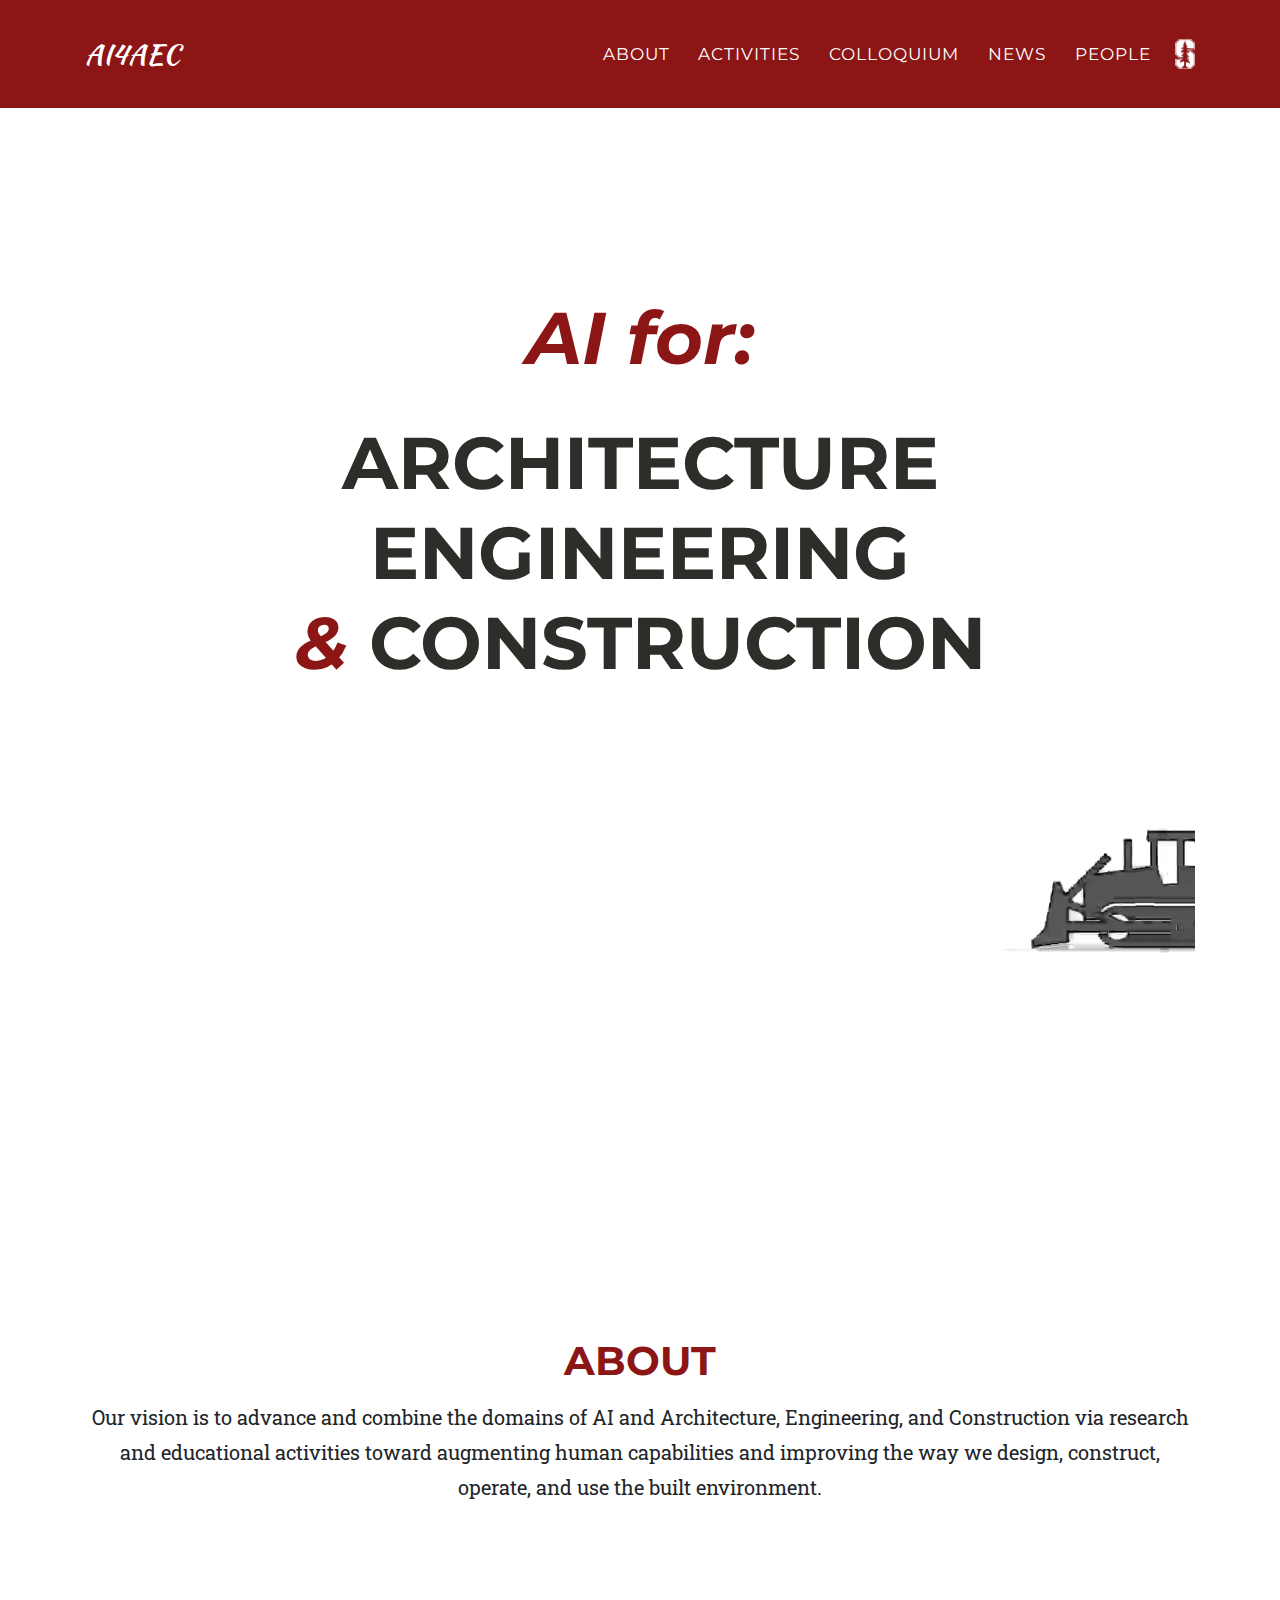
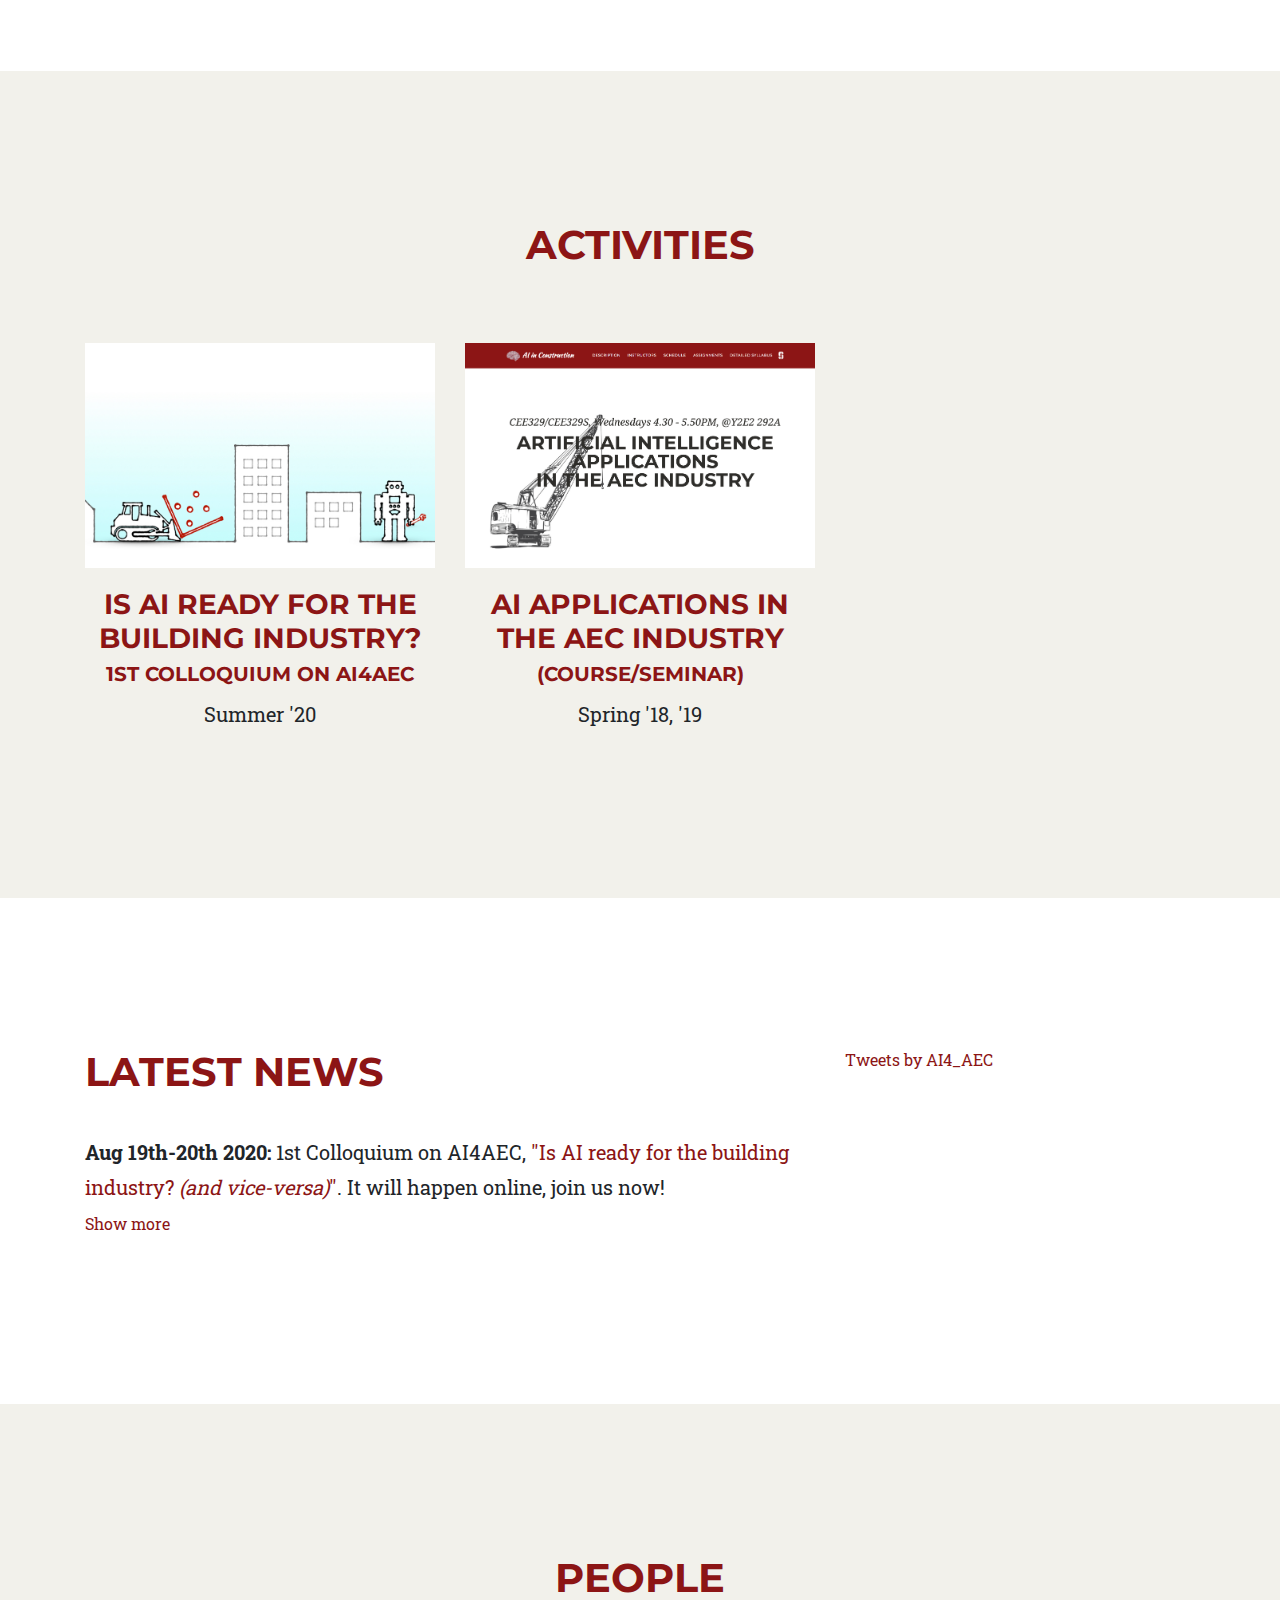
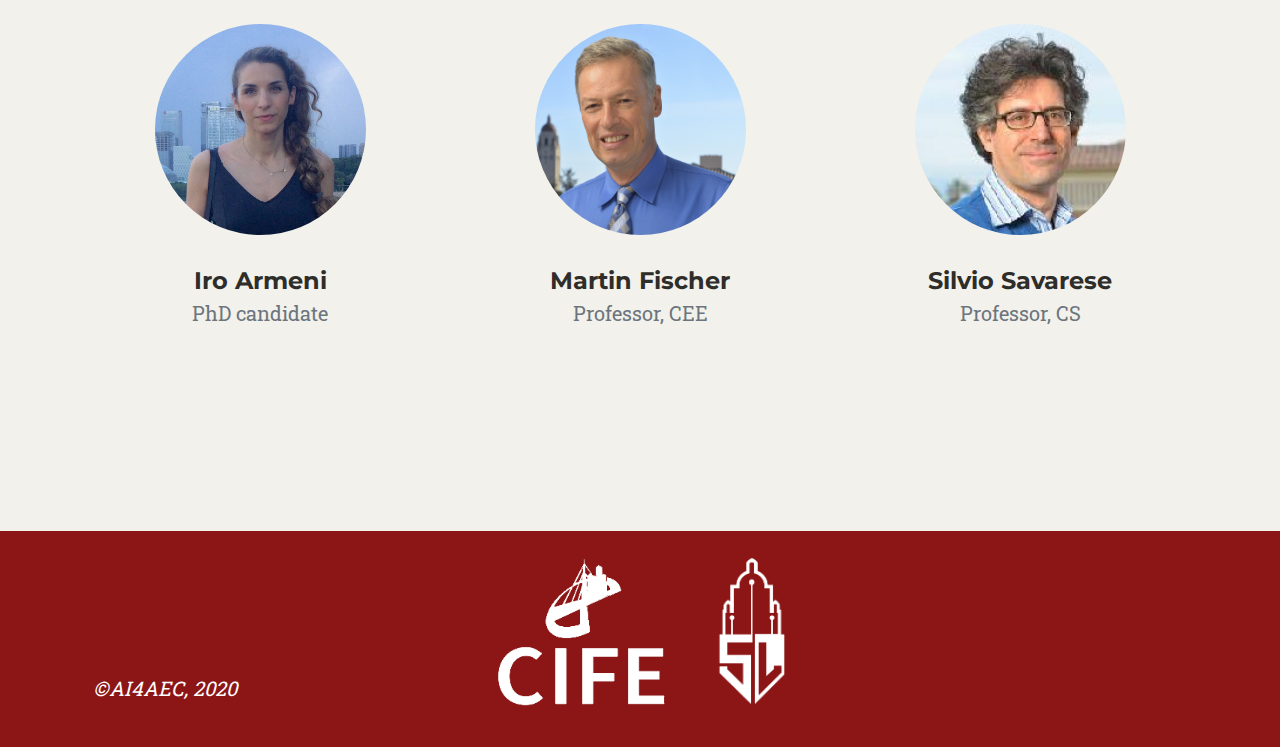
<file: ai4aec/index.html>
<!DOCTYPE html>
<html lang="en">

  <head>
    <!-- Global site tag (gtag.js) - Google Analytics -->
    <script async src="https://www.googletagmanager.com/gtag/js?id=UA-173586184-1"></script>
    <script>
      window.dataLayer = window.dataLayer || [];
      function gtag(){dataLayer.push(arguments);}
      gtag('js', new Date());

      gtag('config', 'UA-173586184-1');
    </script>

    <meta charset="utf-8">
    <meta name="viewport" content="width=device-width, initial-scale=1, shrink-to-fit=no">
    <meta name="description" content="">
    <meta name="author" content="">

    <title>AI4AEC</title>

    <!-- Bootstrap core CSS -->
    <link href="vendor/bootstrap/css/bootstrap.min.css" rel="stylesheet">

    <!-- Custom fonts for this template -->
    <link href="vendor/font-awesome/css/font-awesome.min.css" rel="stylesheet" type="text/css">
    <link href="https://fonts.googleapis.com/css?family=Montserrat:400,700" rel="stylesheet" type="text/css">
    <link href='https://fonts.googleapis.com/css?family=Kaushan+Script' rel='stylesheet' type='text/css'>
    <link href='https://fonts.googleapis.com/css?family=Droid+Serif:400,700,400italic,700italic' rel='stylesheet' type='text/css'>
    <link href='https://fonts.googleapis.com/css?family=Roboto+Slab:400,100,300,700' rel='stylesheet' type='text/css'>

    <!-- Custom styles for this template -->
    <link href="css/agency.min.css" rel="stylesheet">

    <link rel="apple-touch-icon" sizes="57x57" href="/img/logos/favicon/apple-icon-57x57.png">
    <link rel="apple-touch-icon" sizes="60x60" href="/img/logos/favicon/apple-icon-60x60.png">
    <link rel="apple-touch-icon" sizes="72x72" href="/img/logos/favicon/apple-icon-72x72.png">
    <link rel="apple-touch-icon" sizes="76x76" href="/img/logos/favicon/apple-icon-76x76.png">
    <link rel="apple-touch-icon" sizes="114x114" href="/img/logos/favicon/apple-icon-114x114.png">
    <link rel="apple-touch-icon" sizes="120x120" href="/img/logos/favicon/apple-icon-120x120.png">
    <link rel="apple-touch-icon" sizes="144x144" href="/img/logos/favicon/apple-icon-144x144.png">
    <link rel="apple-touch-icon" sizes="152x152" href="/img/logos/favicon/apple-icon-152x152.png">
    <link rel="apple-touch-icon" sizes="180x180" href="/img/logos/favicon/apple-icon-180x180.png">
    <link rel="icon" type="image/png" sizes="192x192" href="/img/logos/favicon/android-icon-192x192.png">
    <link rel="icon" type="image/png" sizes="32x32" href="/img/logos/favicon/favicon-32x32.png">
    <link rel="icon" type="image/png" sizes="96x96" href="/img/logos/favicon/favicon-96x96.png">
    <link rel="icon" type="image/png" sizes="16x16" href="/img/logos/favicon/favicon-16x16.png">
    <link rel="manifest" href="/manifest.json">
    <meta name="msapplication-TileColor" content="#ffffff">
    <meta name="msapplication-TileImage" content="/ms-icon-144x144.png">
    <meta name="theme-color" content="#ffffff">

  </head>

  <body id="page-top">

    <!-- Navigation -->
    <nav class="navbar navbar-expand-lg navbar-dark fixed-top" id="mainNav">
      <div class="container">
        <!--<a class="navbar-brand js-scroll-trigger" href="index.html"><img src="img/brain.png" alt="" style="height:40px;padding-right:10px">AI4AEC</a>-->
        <a class="navbar-brand js-scroll-trigger" href="index.html">AI4AEC</span></a>
        <button class="navbar-toggler navbar-toggler-right" type="button" data-toggle="collapse" data-target="#navbarResponsive" aria-controls="navbarResponsive" aria-expanded="false" aria-label="Toggle navigation">
          Menu
          <i class="fa fa-bars"></i>
        </button>
        <div class="collapse navbar-collapse" id="navbarResponsive">
          <ul class="navbar-nav text-uppercase ml-auto">
            <li class="nav-item">
              <a class="nav-link js-scroll-trigger" href="#about"><span style="font-size:13pt">About</span></a>
            </li>
             <li class="nav-item">
              <a class="nav-link js-scroll-trigger" href="#projects"><span style="font-size:13pt">Activities</span></a>
            </li>
            <li class="nav-item">
              <a class="nav-link js-scroll-trigger" href="colloquium2020.html"><span style="font-size:13pt">Colloquium</span></a>
            </li>
            <li class="nav-item">
              <a class="nav-link js-scroll-trigger" href="#news"><span style="font-size:13pt">News</span></a>
            </li>
            <li class="nav-item">
              <a class="nav-link js-scroll-trigger" href="#team"><span style="font-size:13pt">People</span></a>
            </li>
          </ul>
        </div>
        <img src="img/logos/stanford2.png" alt="" style="height:30px;padding-left:10px"> 
      </div>
    </nav>

    <!-- Header -->
    <header class="masthead">
      
      <div class="container">
        <div class="intro-text">
          <div class="intro-heading" style="font-size:55pt;color:#8c1515"><i>AI for:</i></div>
          <div class="intro-heading text-uppercase" style="font-size:55pt">
            <div class="row" style="margin-bottom:15px">
              <div class="col-lg-12 col-md-12 col-sm-12 col-sx-12">Architecture</div>
            </div>
            <div class="row" style="margin-bottom:15px">
              <div class="col-lg-12 col-md-12 col-sm-12 col-sx-12">Engineering</div>
            </div>
            <div class="row" style="margin-bottom:15px">
              <div class="col-lg-12 col-md-12 col-sm-12 col-sx-12"><span style="font-size:55pt;color:#8c1515"><i>&</i></span> Construction</div>
            </div>
          </div>
      <video autoplay muted loop id="myVideo" style="width:100%;margin-top:50px">
          <source src="img/teaser_cropped.mp4" type="video/mp4">
        </video>
      </div>
    </header>

    <!-- About -->
    <section id="about">
      <div class="container">
        <div class="row">
          <div class="col-lg-12 text-center">
            <h2 class="section-heading text-uppercase">About</h2>
          </div>
        </div>
        <div class="row text-center">
          <div class="col-lg-12 text-center">
            <p style="font-size:15pt">Our vision is to advance and combine the domains of AI and Architecture, Engineering, and Construction via research and educational activities toward augmenting human capabilities and improving the way we design, construct, operate, and use the built environment.</p>
          </div>
        </div>
    </section>


    <!-- Projects -->
    <section style="background-color:#f2f1eb" id="projects">
      <div class="container">
        <div class="row">
          <div class="col-lg-12 text-center">
            <h2 class="section-heading text-uppercase" style="margin-bottom:50px">Activities</h2>
          </div>
        </div>
        <br>
        <div class="row">
          <div class="col-lg-4 col-md-4 col-sm-6 col-sx-12 text-center">
            <a href="https://ai4aec.stanford.edu/colloquium2020.html">
              <img src="img/colloquium_teaser_crop.png" alt="AI4AEC_colloquium2020" style="width:100%;margin-bottom:20px">
          	  <h3 class="section-heading text-uppercase">Is AI ready for the building industry?<br><span style="font-size:15pt;font-family:">1st Colloquium on AI4AEC</span></h3>
            </a>
            <p style="font-size:15pt">Summer '20</p>
          </div>
          <div class="col-lg-4 col-md-4 col-sm-6 col-sx-12 text-center">
            <a href="https://cs.stanford.edu/~iarmeni/cee329/">
              <img src="img/CEE329.png" alt="AIappsInAEC" style="width:100%;margin-bottom:20px">
              <h3 class="section-heading text-uppercase">AI Applications in the AEC industry<br><span style="font-size:15pt;font-family:">(Course/Seminar)</span></h3>
            </a>
            <p style="font-size:15pt">Spring '18, '19</p>
          </div>
        </div>
      </div>
	  </section>


    <!-- News -->
    <section  id="news">
      <div class="container">
        <div class="row">
          <div class="col-lg-8 col-md-8 col-sm-12 col-sx-12">
            <h2 class="section-heading text-uppercase">Latest News</h2>
            &nbsp;
            <p style="margin-bottom:5px;font-size:15pt"><b>Aug 19th-20th 2020:</b> 1st Colloquium on AI4AEC, <a href="https://ai4aec.stanford.edu/colloquium2020">"Is AI ready for the building industry? <i>(and vice-versa)</i>"</a>. It will happen online, join us now!</p>
            <p class="hidden_news" style="display:none;margin-bottom:5px"></p>
            <p id="ShowLink_news"><a title="Show more News"
   href="#" onclick="var elements = document.getElementsByClassName('hidden_news');for(var i=0; i<elements.length; i++) {elements[i].style.display='block';}document.getElementById('ShowLink_news').style.display='none';document.getElementById('HideLink_news').style.display='block';return false;">Show more</a></p>
          <p id="HideLink_news" style="display:none"><a title="Show less News"
  href="#" onclick="var elements = document.getElementsByClassName('hidden_news');for(var i=0; i<elements.length; i++) {elements[i].style.display='none';}document.getElementById('HideLink_news').style.display='none';document.getElementById('ShowLink_news').style.display='block';return false;">Show less</a></p>
          </div>
          <div class="col-lg-4 col-md-4 col-sm-12 col-sx-12">
            <a class="twitter-timeline" data-height="650" href="https://twitter.com/AI4_AEC?ref_src=twsrc%5Etfw">Tweets by AI4_AEC</a> <script async src="https://platform.twitter.com/widgets.js" charset="utf-8"></script>
          </div>
        </div>
      </div>
    </section>


    <!-- Team -->
    <section style="background-color:#f2f1eb" id="team">
      <div class="container">
        <div class="row">
          <div class="col-lg-12 text-center">
            <h2 class="section-heading text-uppercase">People</h2>
          </div>
        </div>
        <div class="row">
           <div class="col-sm-4">
            <div class="team-member">
              <img class="mx-auto rounded-circle" src="img/people/armeni.jpg" alt="iro_armeni">
              <h4><a href="https://cs.stanford.edu/~iarmeni/" style="color:#2e2d29">Iro Armeni</a></h4>
              <p class="text-muted" style="font-size:15pt">PhD candidate</p>
            </div>
          </div>
          <div class="col-sm-4">
            <div class="team-member">
              <img class="mx-auto rounded-circle" src="img/people/fischer.jpg" alt="martin_fischer">
              <h4><a href="https://web.stanford.edu/~fischer/"  style="color:#2e2d29">Martin Fischer</a></h4>
              <p class="text-muted" style="font-size:15pt">Professor, CEE</p>
            </div>
          </div>
          <div class="col-sm-4">
            <div class="team-member">
              <img class="mx-auto rounded-circle" src="img/people/savarese.jpg" alt="silvio savarese">
              <h4><a href="https://cvgl.stanford.edu/silvio/" style="color:#2e2d29">Silvio Savarese</a></h4>
              <p class="text-muted" style="font-size:15pt">Professor, CS</p>
            </div>
          </div>
        </div>
      </div>
    </section>


    <!--
     <section id="syllabus">
      <div class="container">
        <div class="row">
          <div class="col-lg-12 text-center">
            <h2 class="section-heading text-uppercase"></h2>
          </div>
        </div>
        <br>
        <div class="row">
          <div class="col-lg-12 text-center">
            <h3 class="section-heading text-uppercase"></h3>
          </div>
        </div>
      </div>
    </section> -->


    <!-- Footer -->
    <footer  style="background-color:#8c1515">
      <div class="container" >
        <div class="row">
          <div class="col-md-2">
            <p style="font-size:15pt;color:#ffffff;padding-top:115px"><i>©AI4AEC, 2020</i></p>
          </div>
          <div class="col-md-8">
            <ul>
              <li class="list-inline-item">
                <a href="https://cife.stanford.edu">
                  <img src="img/logos/cife.png" alt="cife" style="height:150px">
                </a>
                <a href="https://svl.stanford.edu">
                  <img src="img/logos/svl.png" alt="svl" style="height:150px">
                </a>
              </li>
            </ul>
          </div>
          <div class="col-md-2">
          </div>
        </div>
      </div>
    </footer>



    <!-- Bootstrap core JavaScript -->
    <script src="vendor/jquery/jquery.min.js"></script>
    <script src="vendor/bootstrap/js/bootstrap.bundle.min.js"></script>

    <!-- Plugin JavaScript -->
    <script src="vendor/jquery-easing/jquery.easing.min.js"></script>

    <!-- Contact form JavaScript -->
    <script src="js/jqBootstrapValidation.js"></script>
    <script src="js/contact_me.js"></script>

    <!-- Custom scripts for this template -->
    <script src="js/agency.min.js"></script>

  </body>

</html>
</file>
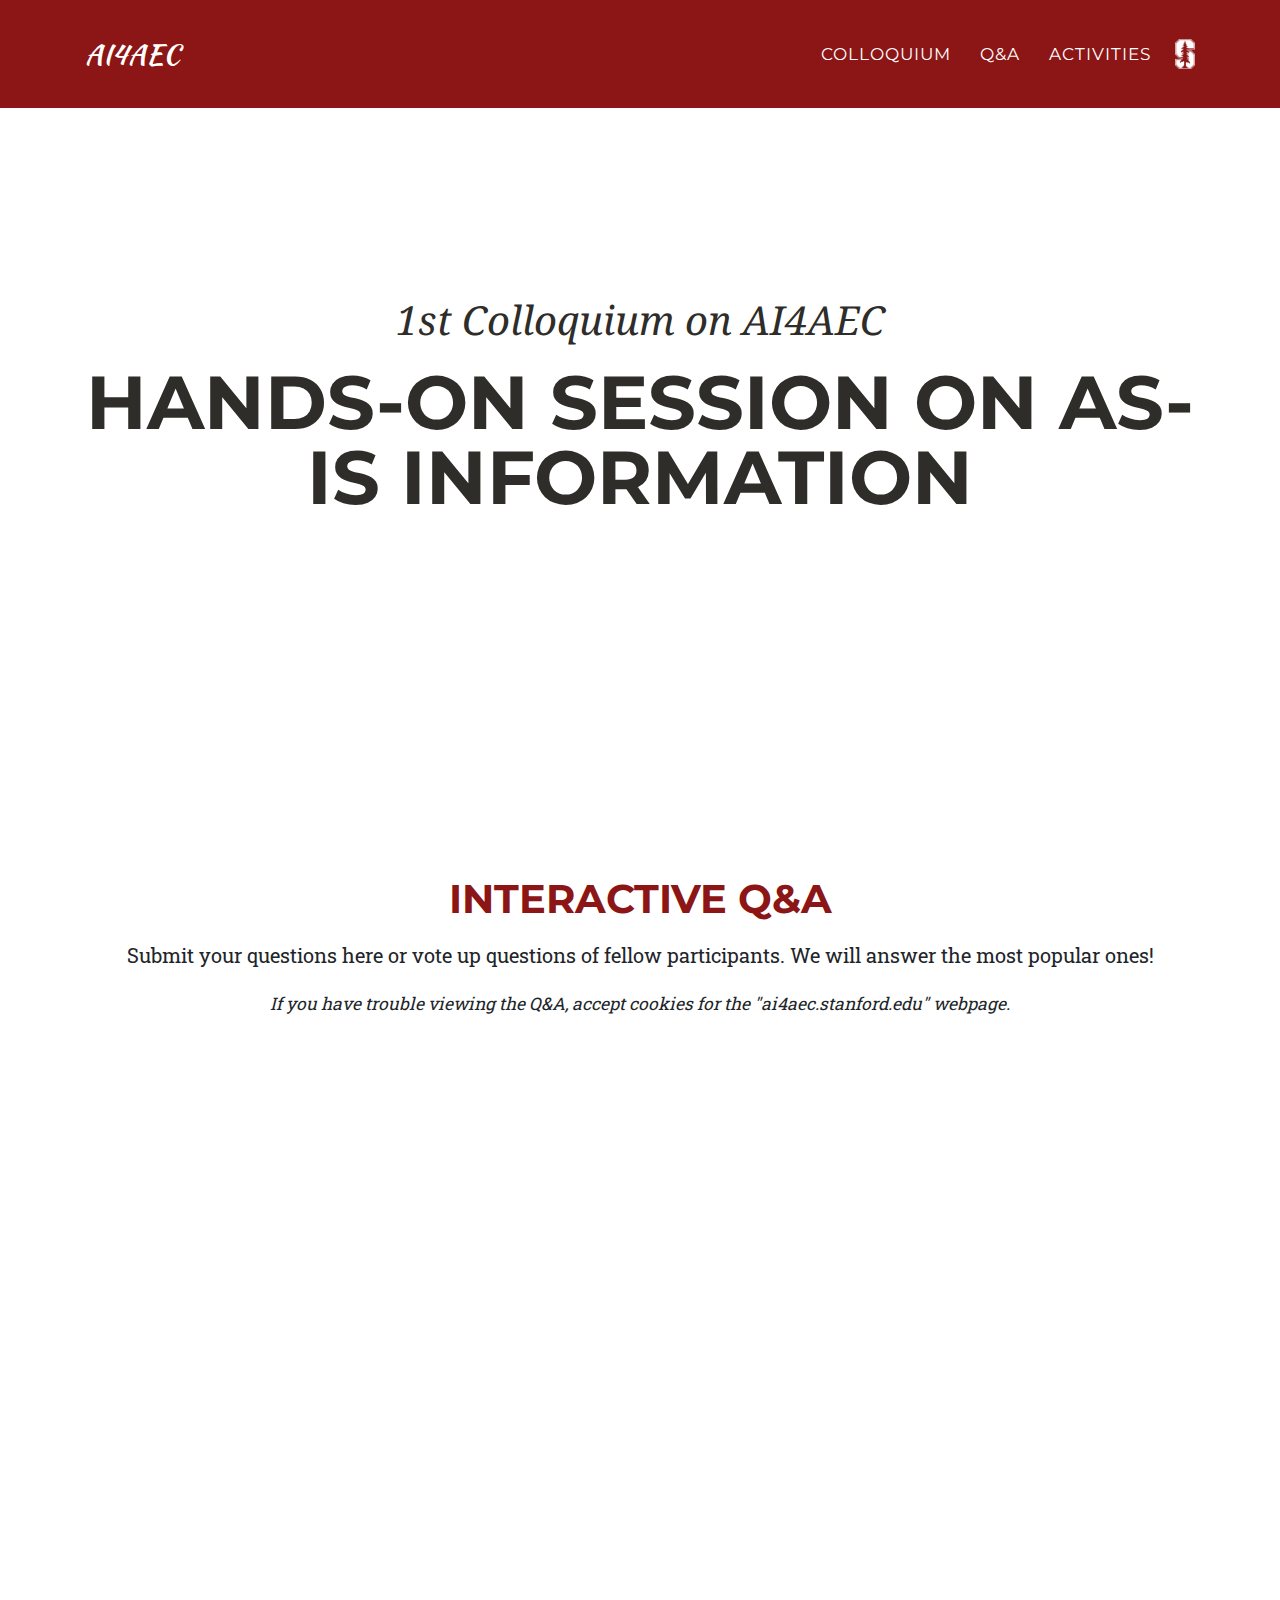
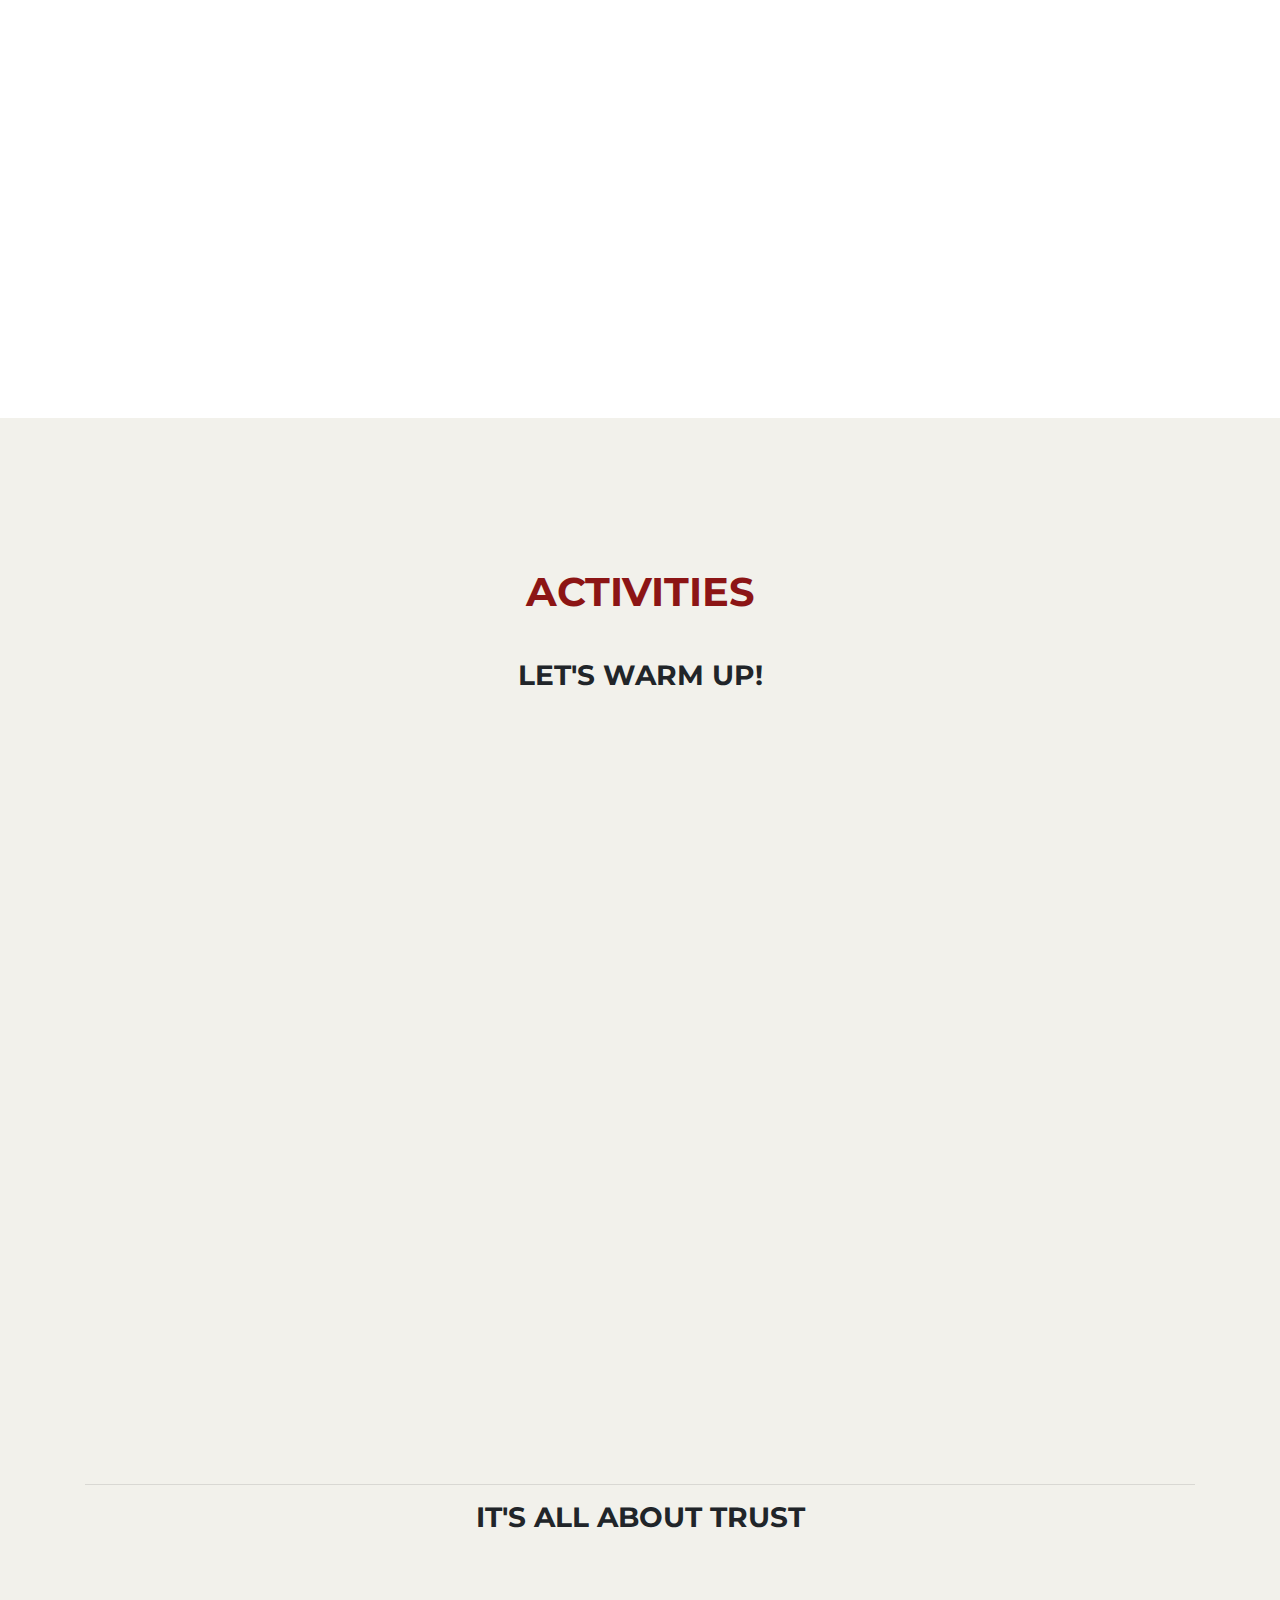
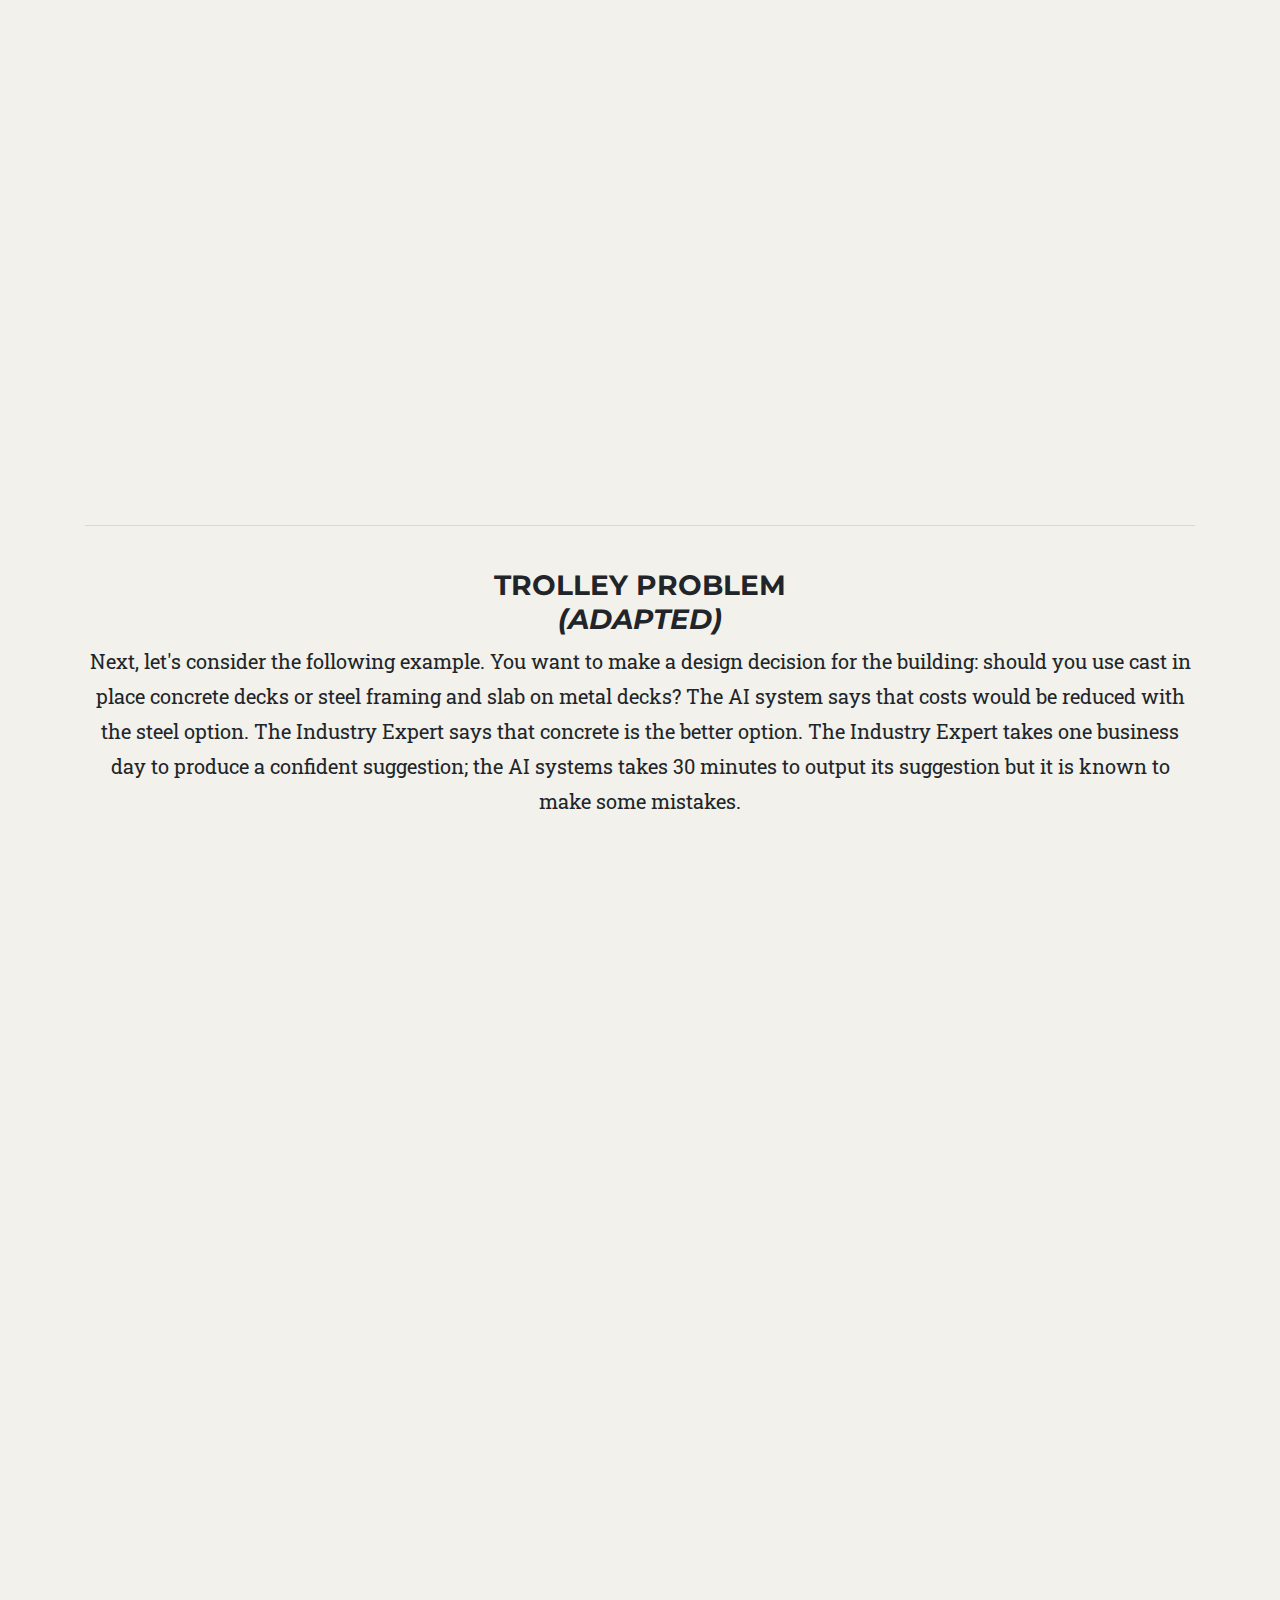
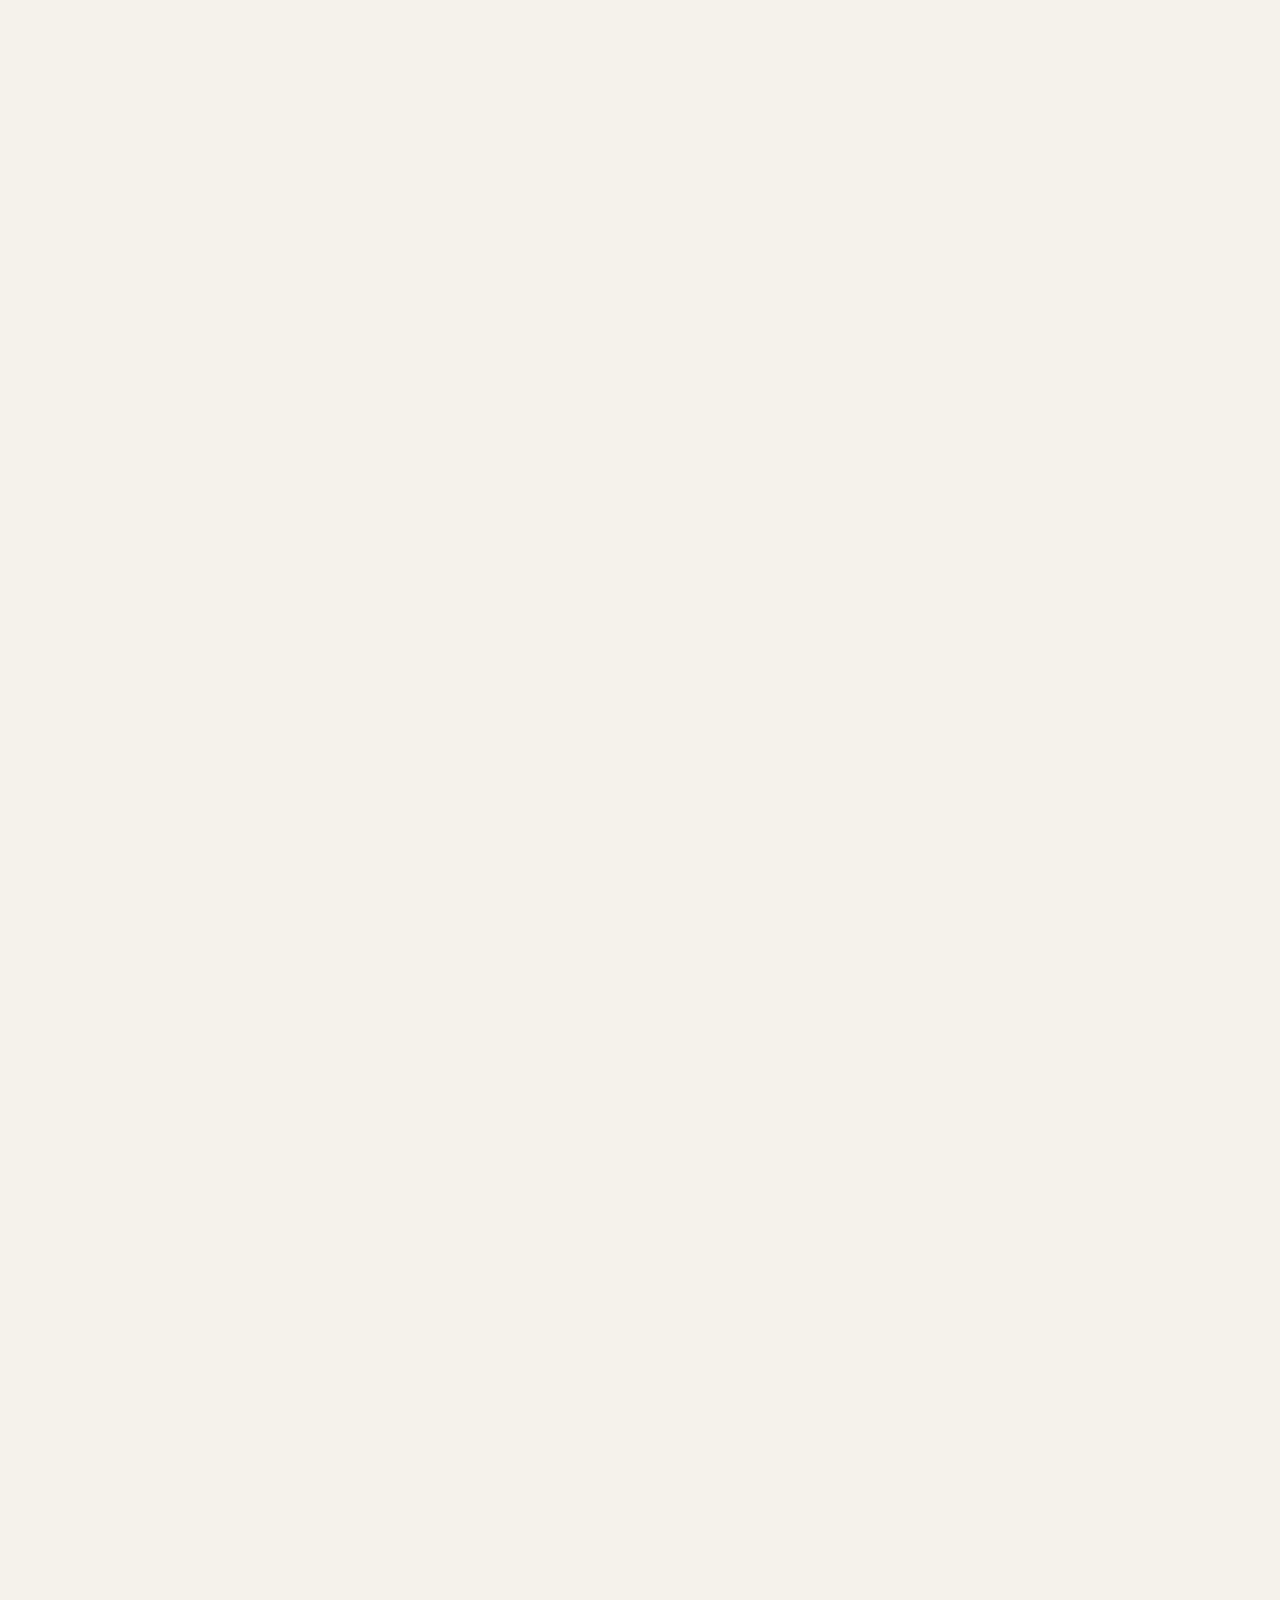
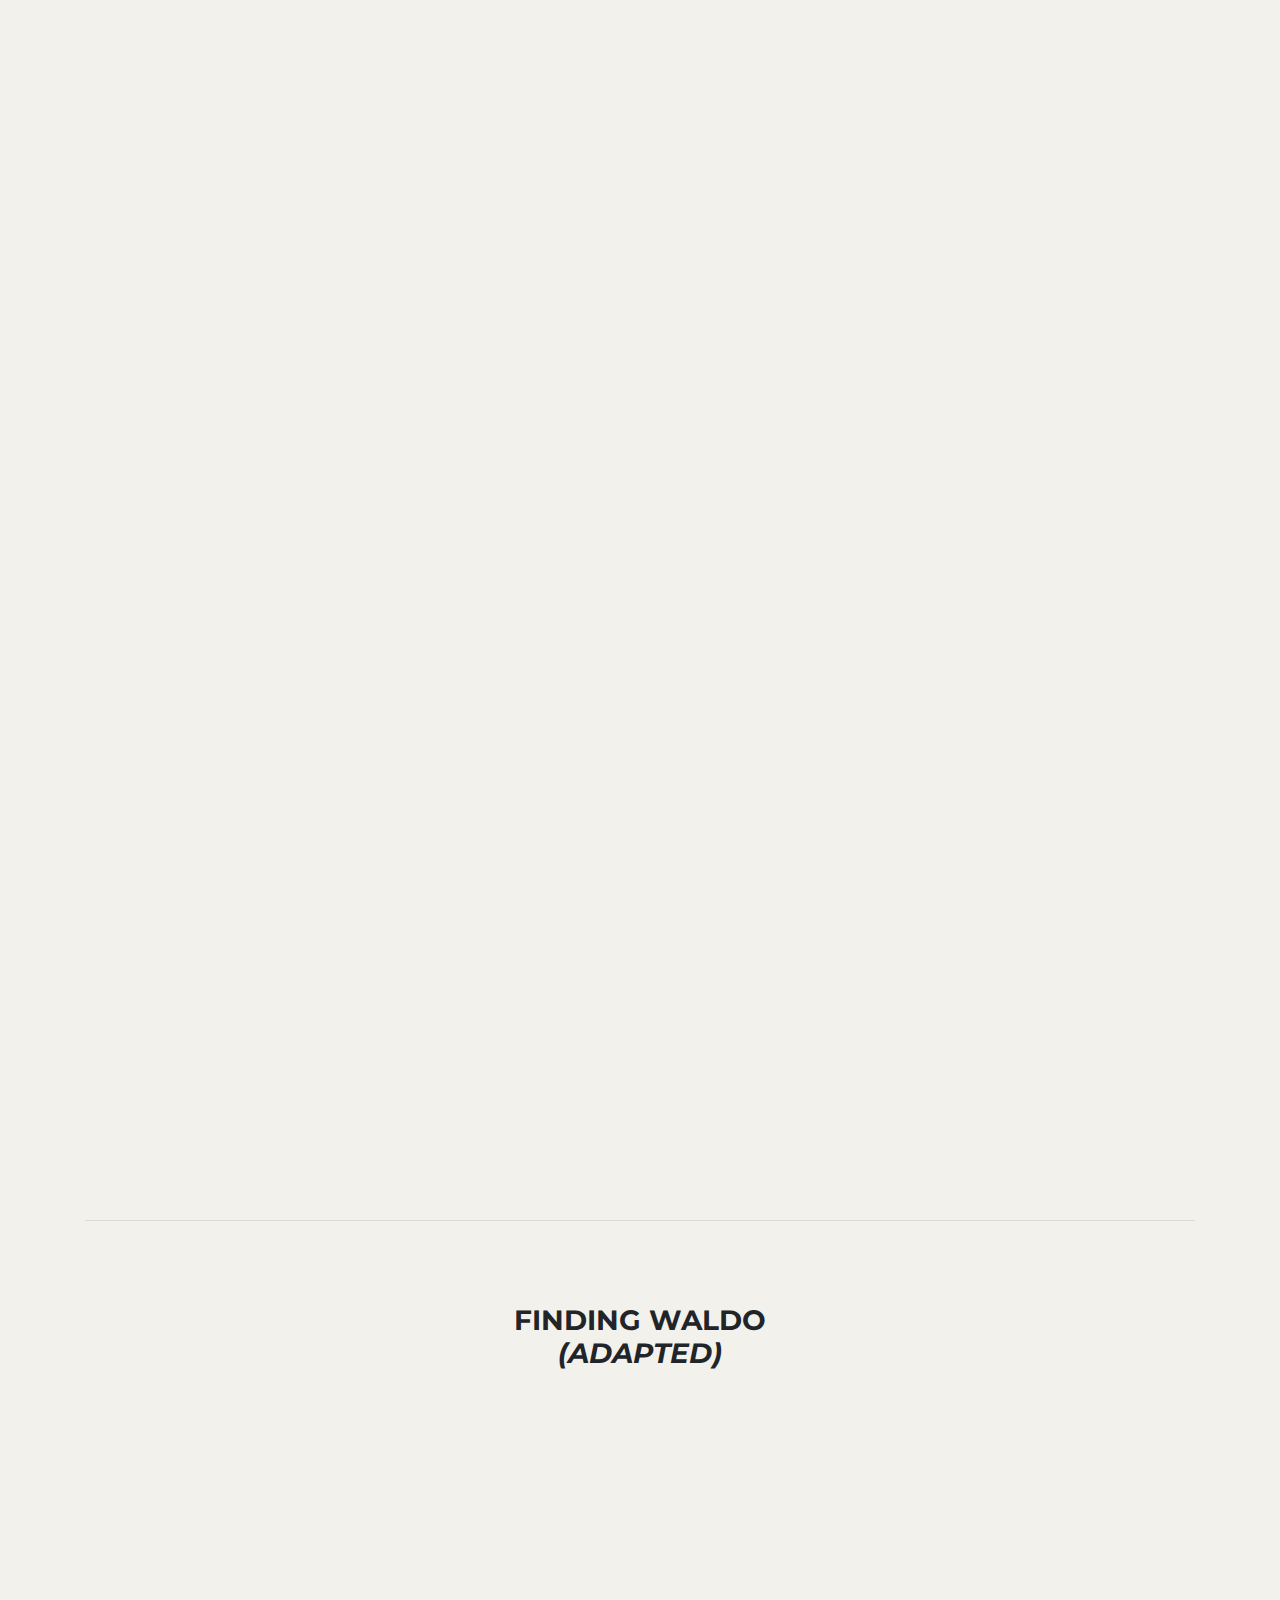
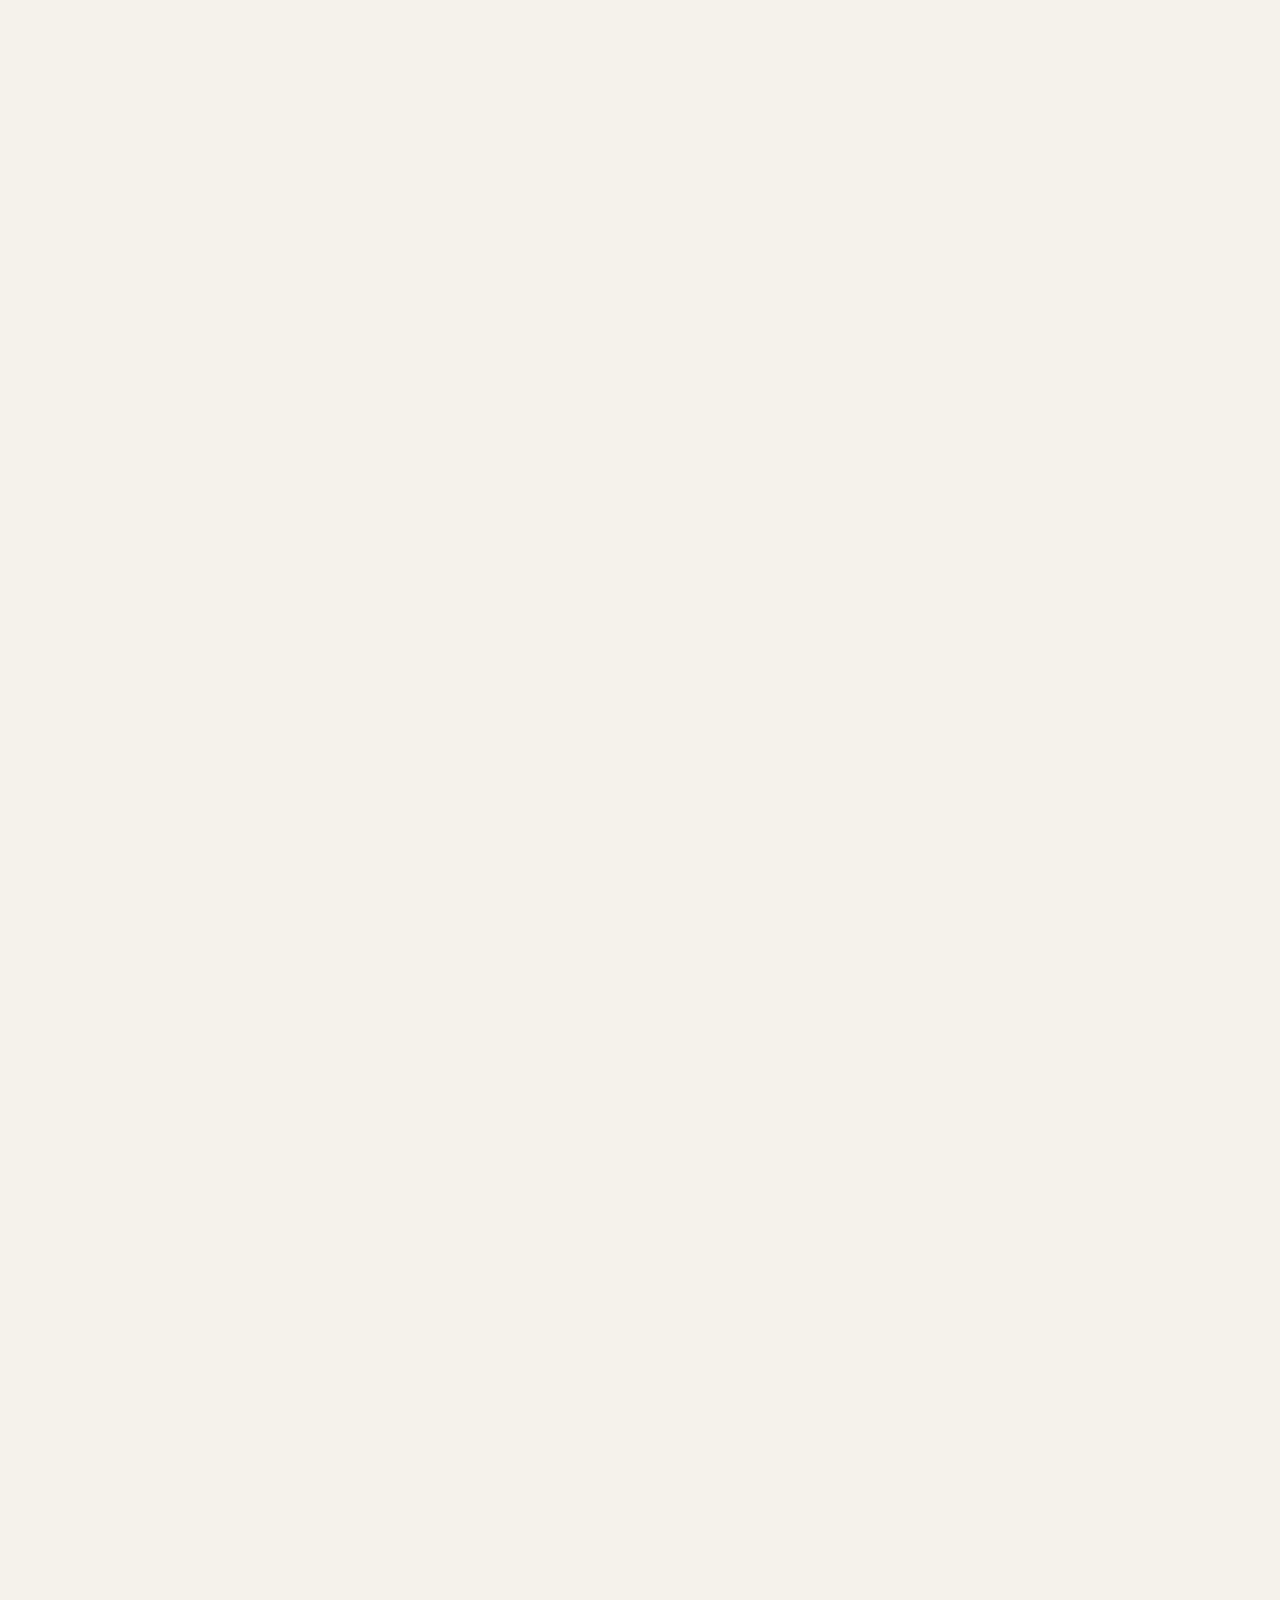
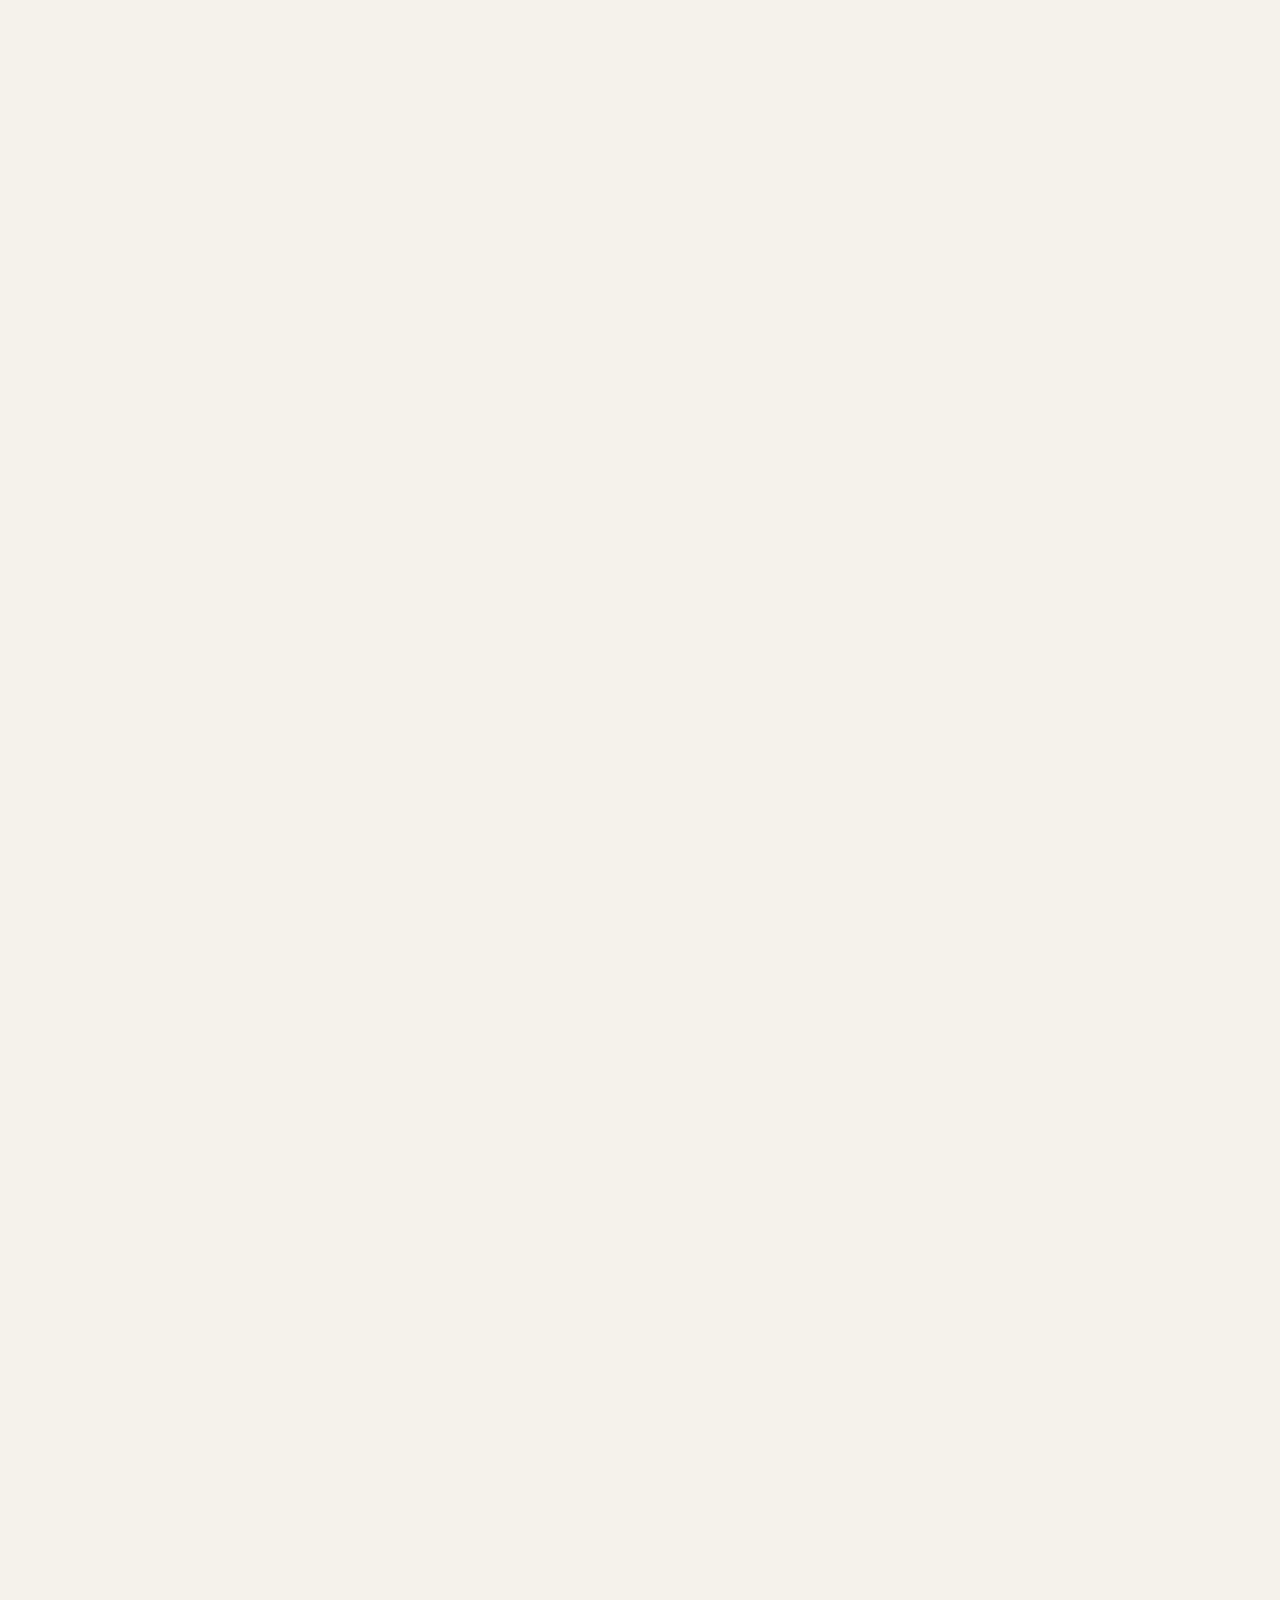
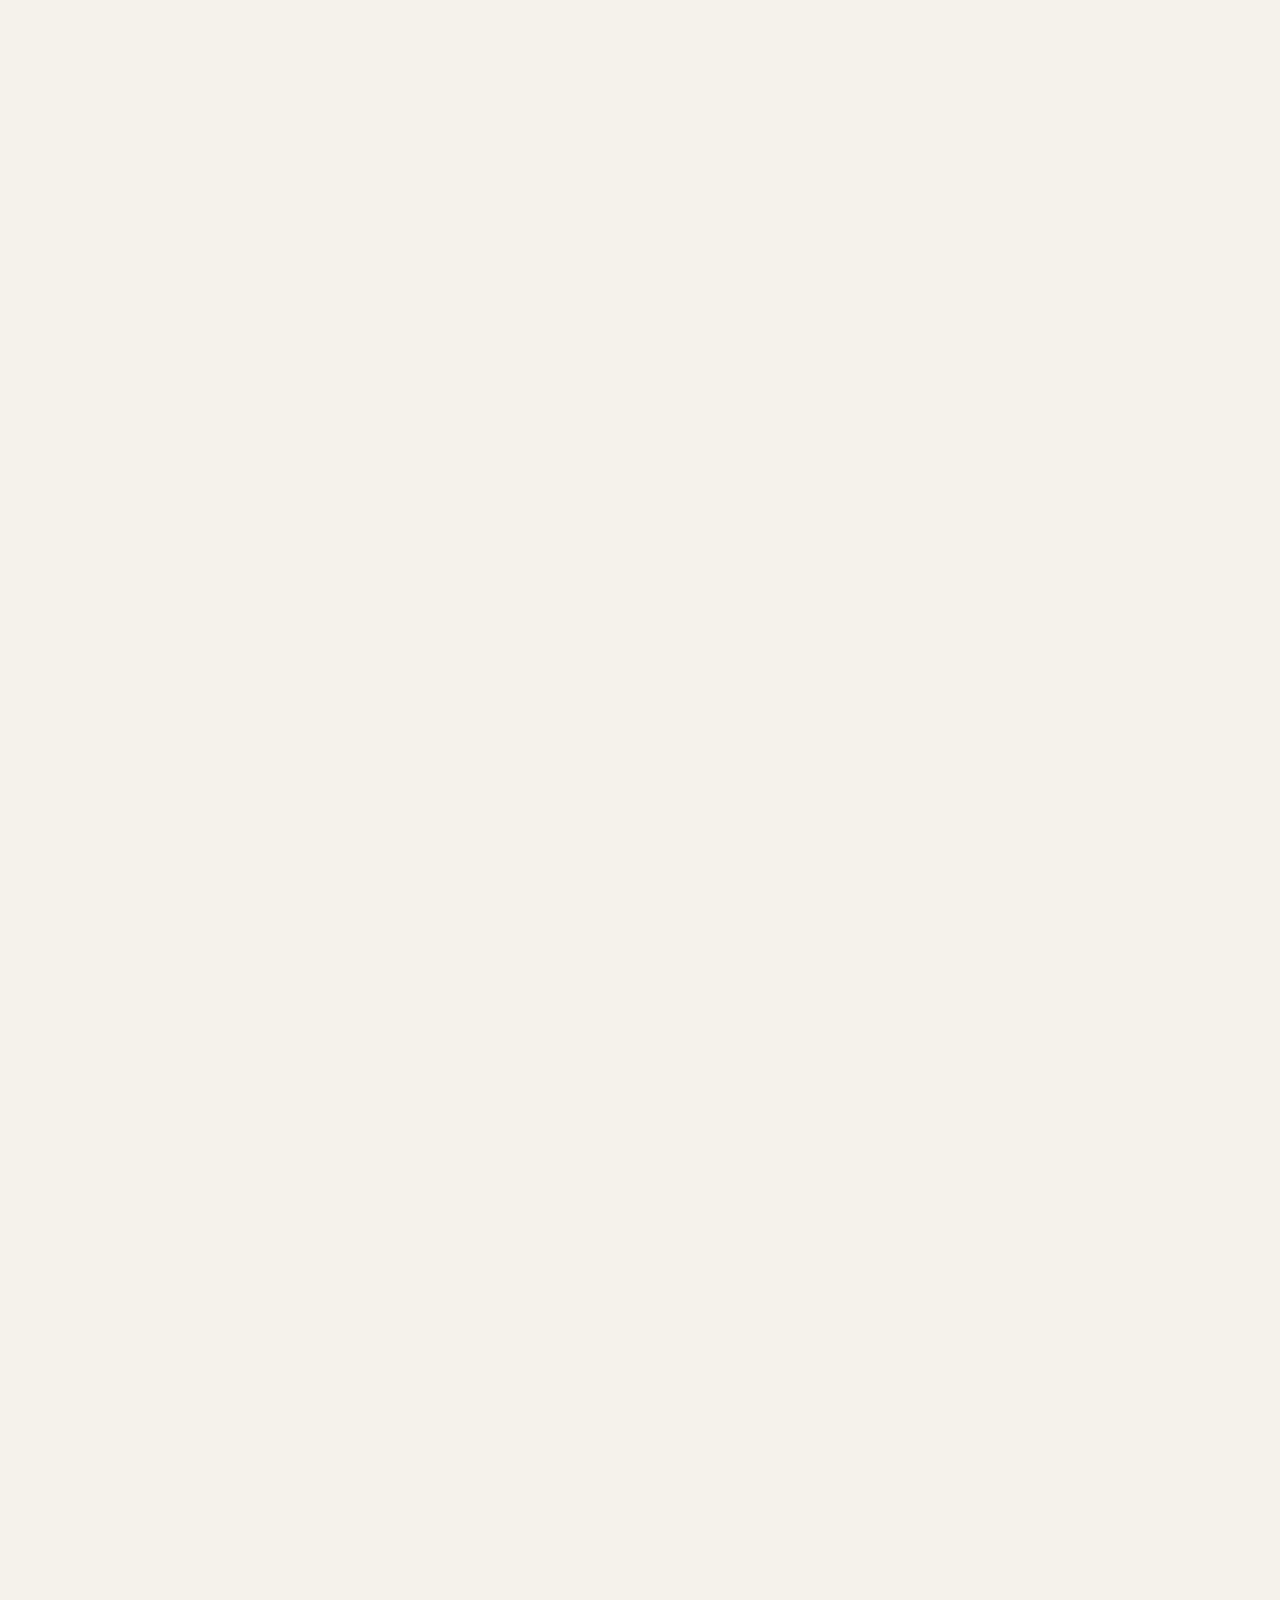
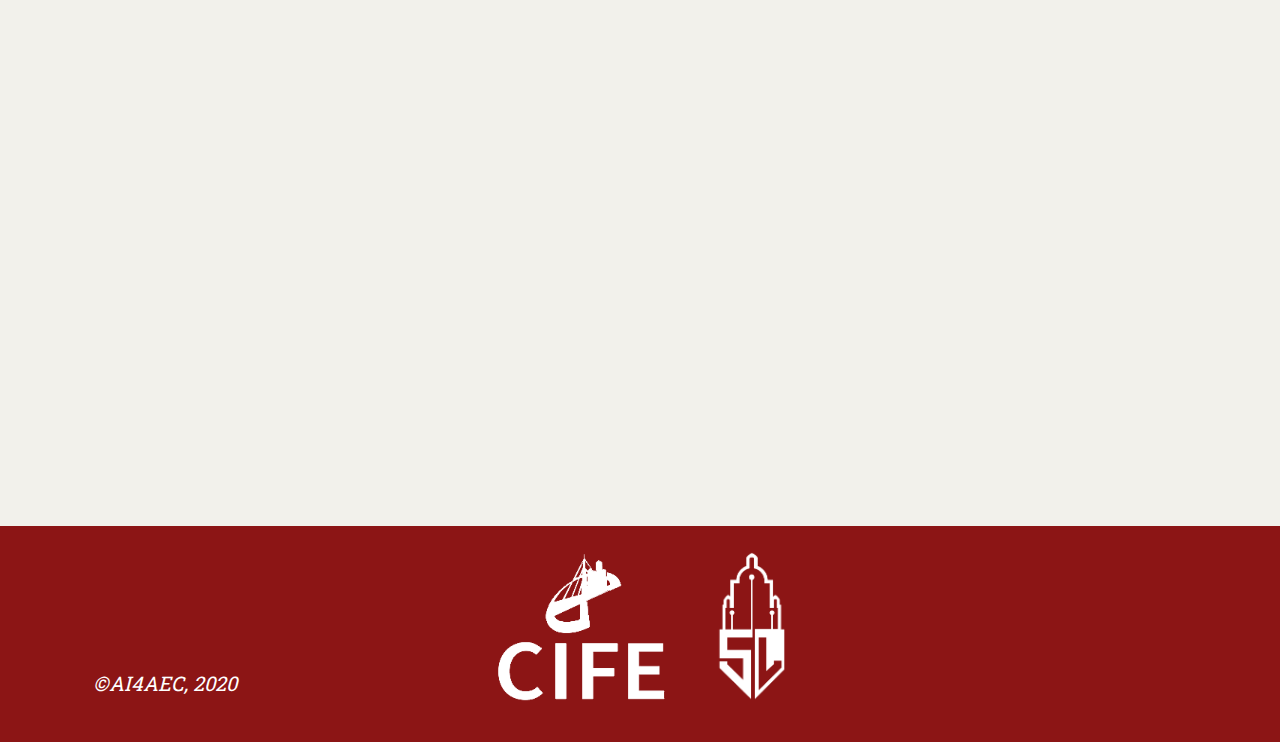
<file: ai4aec/as-is.html>
<!DOCTYPE html>
<html lang="en">

  <head>
    <!-- Global site tag (gtag.js) - Google Analytics -->
    <script async src="https://www.googletagmanager.com/gtag/js?id=UA-173586184-1"></script>
    <script>
      window.dataLayer = window.dataLayer || [];
      function gtag(){dataLayer.push(arguments);}
      gtag('js', new Date());

      gtag('config', 'UA-173586184-1');
    </script>

    <meta charset="utf-8">
    <meta name="viewport" content="width=device-width, initial-scale=1, shrink-to-fit=no">
    <meta name="description" content="">
    <meta name="author" content="">

    <title>AI4AEC</title>

    <!-- Bootstrap core CSS -->
    <link href="vendor/bootstrap/css/bootstrap.min.css" rel="stylesheet">

    <!-- Custom fonts for this template -->
    <link href="vendor/font-awesome/css/font-awesome.min.css" rel="stylesheet" type="text/css">
    <link href="https://fonts.googleapis.com/css?family=Montserrat:400,700" rel="stylesheet" type="text/css">
    <link href='https://fonts.googleapis.com/css?family=Kaushan+Script' rel='stylesheet' type='text/css'>
    <link href='https://fonts.googleapis.com/css?family=Droid+Serif:400,700,400italic,700italic' rel='stylesheet' type='text/css'>
    <link href='https://fonts.googleapis.com/css?family=Roboto+Slab:400,100,300,700' rel='stylesheet' type='text/css'>

    <!-- Custom styles for this template -->
    <link href="css/agency.min.css" rel="stylesheet">

    <link rel="apple-touch-icon" sizes="57x57" href="/img/logos/favicon/apple-icon-57x57.png">
    <link rel="apple-touch-icon" sizes="60x60" href="/img/logos/favicon/apple-icon-60x60.png">
    <link rel="apple-touch-icon" sizes="72x72" href="/img/logos/favicon/apple-icon-72x72.png">
    <link rel="apple-touch-icon" sizes="76x76" href="/img/logos/favicon/apple-icon-76x76.png">
    <link rel="apple-touch-icon" sizes="114x114" href="/img/logos/favicon/apple-icon-114x114.png">
    <link rel="apple-touch-icon" sizes="120x120" href="/img/logos/favicon/apple-icon-120x120.png">
    <link rel="apple-touch-icon" sizes="144x144" href="/img/logos/favicon/apple-icon-144x144.png">
    <link rel="apple-touch-icon" sizes="152x152" href="/img/logos/favicon/apple-icon-152x152.png">
    <link rel="apple-touch-icon" sizes="180x180" href="/img/logos/favicon/apple-icon-180x180.png">
    <link rel="icon" type="image/png" sizes="192x192" href="/img/logos/favicon/android-icon-192x192.png">
    <link rel="icon" type="image/png" sizes="32x32" href="/img/logos/favicon/favicon-32x32.png">
    <link rel="icon" type="image/png" sizes="96x96" href="/img/logos/favicon/favicon-96x96.png">
    <link rel="icon" type="image/png" sizes="16x16" href="/img/logos/favicon/favicon-16x16.png">
    <link rel="manifest" href="/manifest.json">
    <meta name="msapplication-TileColor" content="#ffffff">
    <meta name="msapplication-TileImage" content="/ms-icon-144x144.png">
    <meta name="theme-color" content="#ffffff">

  </head>
  <body id="page-top">

    <!-- Navigation -->
    <nav class="navbar navbar-expand-lg navbar-dark fixed-top" id="mainNav">
      <div class="container">
        <!--<a class="navbar-brand js-scroll-trigger" href="index.html"><img src="img/brain.png" alt="" style="height:40px;padding-right:10px">AI4AEC</a>-->
        <a class="navbar-brand js-scroll-trigger" href="index.html">AI4AEC</a>
        <button class="navbar-toggler navbar-toggler-right" type="button" data-toggle="collapse" data-target="#navbarResponsive" aria-controls="navbarResponsive" aria-expanded="false" aria-label="Toggle navigation">
          Menu
          <i class="fa fa-bars"></i>
        </button>
        <div class="collapse navbar-collapse" id="navbarResponsive">
          <ul class="navbar-nav text-uppercase ml-auto">
            <li class="nav-item">
              <a class="nav-link js-scroll-trigger" href="colloquium2020.html"><span style="font-size:13pt">Colloquium</span></a>
            </li>
            <li class="nav-item">
              <a class="nav-link js-scroll-trigger" href="#qa"><span style="font-size:13pt">Q&A</span></a>
            </li>
            <li class="nav-item">
              <a class="nav-link js-scroll-trigger" href="#survey"><span style="font-size:13pt">Activities</span></a>
            </li>
          </ul>
        </div>
        <img src="img/logos/stanford2.png" alt="" style="height:30px;padding-left:10px">
      </div>
    </nav>

    <!-- Header -->
    <header class="masthead">

      <div class="container">
        <div class="intro-text">
          <div class="intro-lead-in">1st Colloquium on AI4AEC</div>
          <div class="intro-heading text-uppercase" style="margin-bottom:5px;padding-bottom:5px">Hands-On Session on As-Is Information</div>
        </div>
      </div>
    </header>


    <!-- Services -->
    <section id="qa">
      <div class="container">
        <div class="row" style="padding-bottom:20pt">
          <div class="col-sm-12 col-md-12 col-lg-12 text-center">
	    <h2 class="section-heading text-uppercase">Interactive Q&A</h2>
	    <p style="font-size:15pt">Submit your questions here or vote up questions of fellow participants. We will answer the most popular ones!</p>
	    <p style="font-size:13pt;font-weight:normal"><i>If you have trouble viewing the Q&A, accept cookies for the "ai4aec.stanford.edu" webpage.</i></p>
          </div>
        </div>
        <div class="row">
	   <div class="col-sm-12 col-md-12 col-lg-12 text-center">
                <iframe src="https://PollEv.com/discourses/54w78c76URPqHtQ5RBOTg/respond" width="100%" height="800" frameBorder="0"></iframe>
          </div>
        </div>
      </div>
    </section>

    <!-- Structural Engineering -->
    <section id="poll" style="background-color:#f2f1eb">
      <div class="container">
        <div class="row" style="padding-bottom:20pt">
          <div class="col-sm-12 col-md-12 col-lg-12 text-center">
            <h2 class="section-heading text-uppercase">Activities</h2>
		<p style="font-size:15pt"></p>
	  </div>
	</div>

<div class="row" style="padding-bottom:20pt">
          <div class="col-sm-12 col-md-12 col-lg-12 text-center">
            <h3 class="section-heading text-uppercase">Let's Warm Up!</h3>
            <p style="font-size:15pt"></p>
          </div>
        </div>
        <div class="row" style="padding-bottom:20pt">
          <div class="col-sm-12 col-md-12 col-lg-12 text-center">
                <iframe src="https://PollEv.com/multiple_choice_polls/PPHt8rDWQ2Usy1bhjXgT2/respond" width="100%" height="700" frameBorder="0"></iframe>
          </div>
        </div>
<hr />

	<div class="row" style="padding-bottom:20pt">
          <div class="col-sm-12 col-md-12 col-lg-12 text-center">
            <h3 class="section-heading text-uppercase">It's All About Trust</h3>
	    <p style="font-size:15pt"></p>
          </div>
        </div>
	<div class="row" style="padding-bottom:20pt">
          <div class="col-sm-12 col-md-12 col-lg-12 text-center">
                <iframe src="https://PollEv.com/multiple_choice_polls/tqe1cNPVImGG6UFp2Dr3M/respond" width="100%" height="500" frameBorder="0"></iframe>
          </div>
        </div>
<hr />
        <div class="row" style="padding-bottom:20pt;padding-top:20pt">
          <div class="col-sm-12 col-md-12 col-lg-12 text-center">
		<h3 class="section-heading text-uppercase">Trolley Problem<br><i>(adapted)</i></h3>
		<p style="font-size:15pt">Next, let's consider the following example. You want to make a design decision for the building: should you use cast in place concrete decks or steel framing and slab on metal decks? The AI system says that costs would be reduced with the steel option. The Industry Expert says that concrete is the better option. The Industry Expert takes one business day to produce a confident suggestion; the AI systems takes 30 minutes to output its suggestion but it is known to make some mistakes.</p>
		<iframe src="https://PollEv.com/multiple_choice_polls/clBupApWSyQCieLUxqVhX/respond" width="100%" height="500" frameBorder="0"></iframe>
		<iframe src="https://PollEv.com/multiple_choice_polls/C9iOzd5yo7w7Xj29RW4tC/respond" width="100%" height="500" frameBorder="0"></iframe>
		<iframe src="https://PollEv.com/multiple_choice_polls/HP81mM4QYYNCijwNbwxT6/respond" width="100%" height="500" frameBorder="0"></iframe>
		<iframe src="https://PollEv.com/multiple_choice_polls/AFjYX2DgyFKFcWSVR3Pv1/respond" width="100%" height="500" frameBorder="0"></iframe>
		<iframe src="https://PollEv.com/multiple_choice_polls/zAm41x95sp471NcUli1hV/respond" width="100%" height="500" frameBorder="0"></iframe>
		<iframe src="https://PollEv.com/free_text_polls/jgDukdPou8TGp5Y4oSISW/respond" width="100%" height="500" frameBorder="0"></iframe>
		<iframe src="https://PollEv.com/free_text_polls/GAqKMScZAfrgSc7LAbuwx/respond" width="100%" height="500" frameBorder="0"></iframe>
		<!--iframe src="" width="100%" height="500" frameBorder="0"></iframe-->
          </div>
	</div>
<hr />
	<div class="row" style="padding-bottom:20pt;padding-top:50pt">
          <div class="col-sm-12 col-md-12 col-lg-12 text-center">
            <h3 class="section-heading text-uppercase">Finding Waldo<br><i>(adapted)</i></h3>
            <p style="font-size:15pt"></p>
          </div>
        </div>
        <div class="row" style="padding-bottom:20pt">
          <div class="col-sm-12 col-md-12 col-lg-12 text-center">
                <iframe src="https://PollEv.com/multiple_choice_polls/iJSjGzr4j89BZClBgaBPN/respond" width="100%" height="1000" frameBorder="0"></iframe>
                <iframe src="https://PollEv.com/multiple_choice_polls/3rS1qq5iGnykgrHKPlj90/respond" width="100%" height="1000" frameBorder="0"></iframe>
                <iframe src="https://PollEv.com/multiple_choice_polls/WZZJiGcwPIonp7x0f5Hej/respond" width="100%" height="1000" frameBorder="0"></iframe>
                <iframe src="https://PollEv.com/multiple_choice_polls/FOw5OjcTC52yYD9tpv2bz/respond" width="100%" height="700" frameBorder="0"></iframe>
                <iframe src="https://PollEv.com/multiple_choice_polls/ImudpYS7ng4ki9ZQyUCY0/respond" width="100%" height="1000" frameBorder="0"></iframe>
                <iframe src="https://PollEv.com/free_text_polls/UcMsTf0ui65B4VGMrCMNk/respond" width="100%" height="600" frameBorder="0"></iframe>
          </div>
        </div>

      </div>
    </section>


    <footer  style="background-color:#8c1515">
      <div class="container" >
        <div class="row">
          <div class="col-md-2">
            <p style="font-size:15pt;color:#ffffff;padding-top:115px"><i>©AI4AEC, 2020</i></p>
          </div>
          <div class="col-md-8">
            <ul>
              <li class="list-inline-item">
                <a href="https://cife.stanford.edu">
                  <img src="img/logos/cife.png" alt="cife" style="height:150px">
                </a>
                <a href="https://svl.stanford.edu">
                  <img src="img/logos/svl.png" alt="svl" style="height:150px">
                </a>
              </li>
            </ul>
          </div>
          <div class="col-md-2">
          </div>
        </div>
      </div>
    </footer>

 
    
    <!-- Bootstrap core JavaScript -->
    <script src="vendor/jquery/jquery.min.js"></script>
    <script src="vendor/bootstrap/js/bootstrap.bundle.min.js"></script>

    <!-- Plugin JavaScript -->
    <script src="vendor/jquery-easing/jquery.easing.min.js"></script>

    <!-- Contact form JavaScript -->
    <script src="js/jqBootstrapValidation.js"></script>
    <script src="js/contact_me.js"></script>

    <!-- Custom scripts for this template -->
    <script src="js/agency.min.js"></script>

  </body>

</html>
</file>
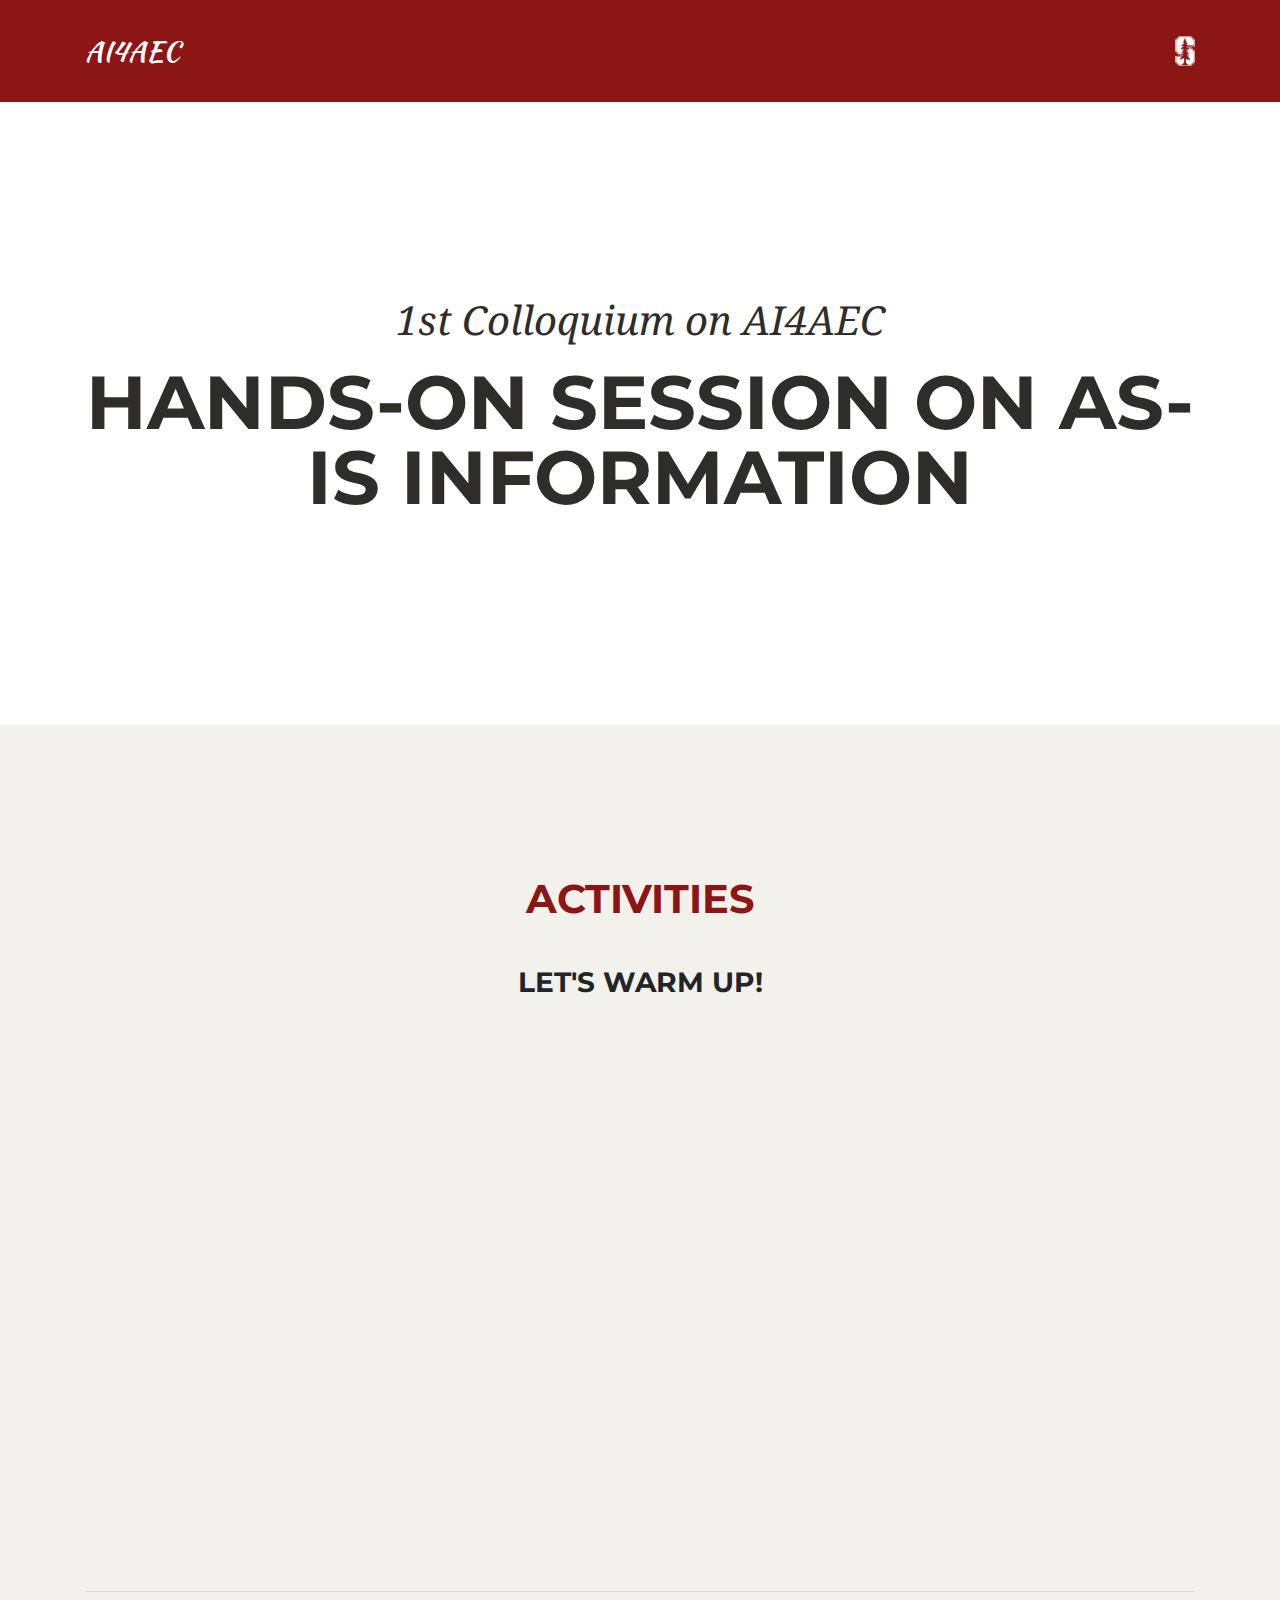
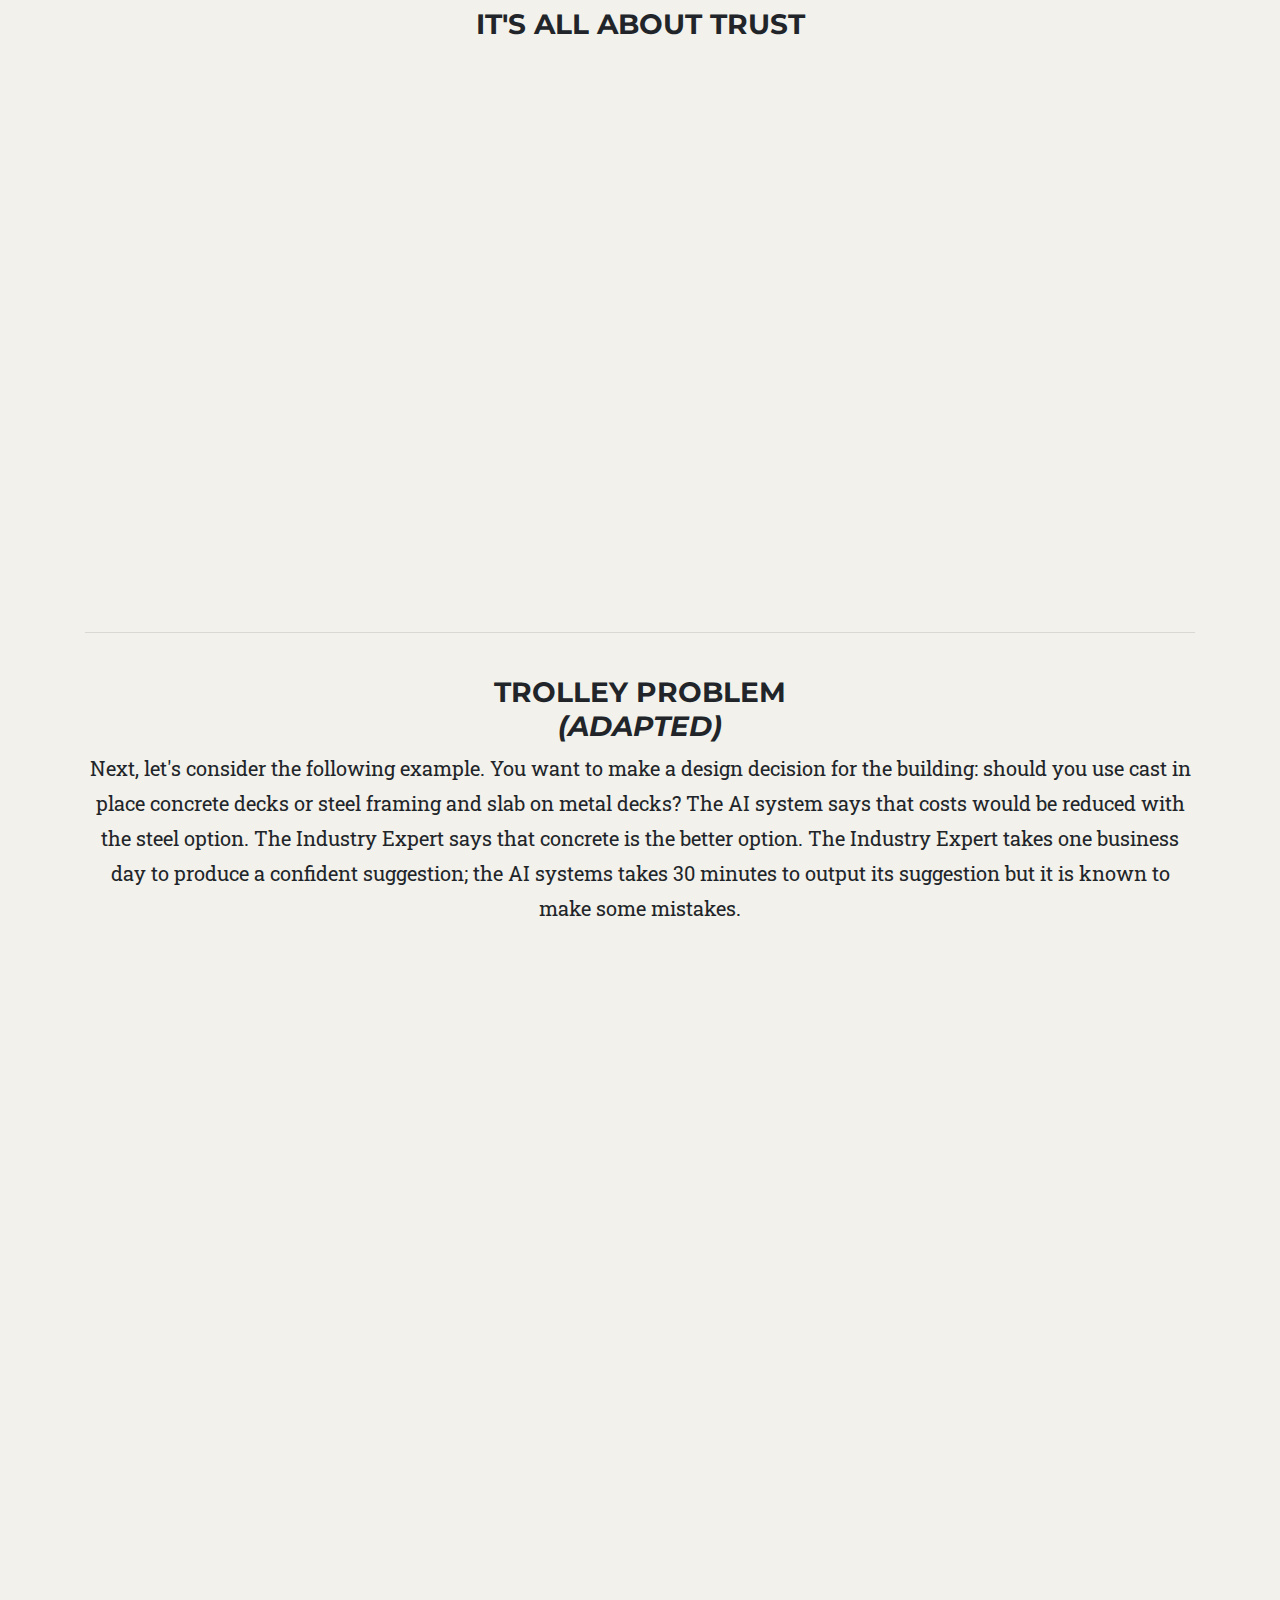
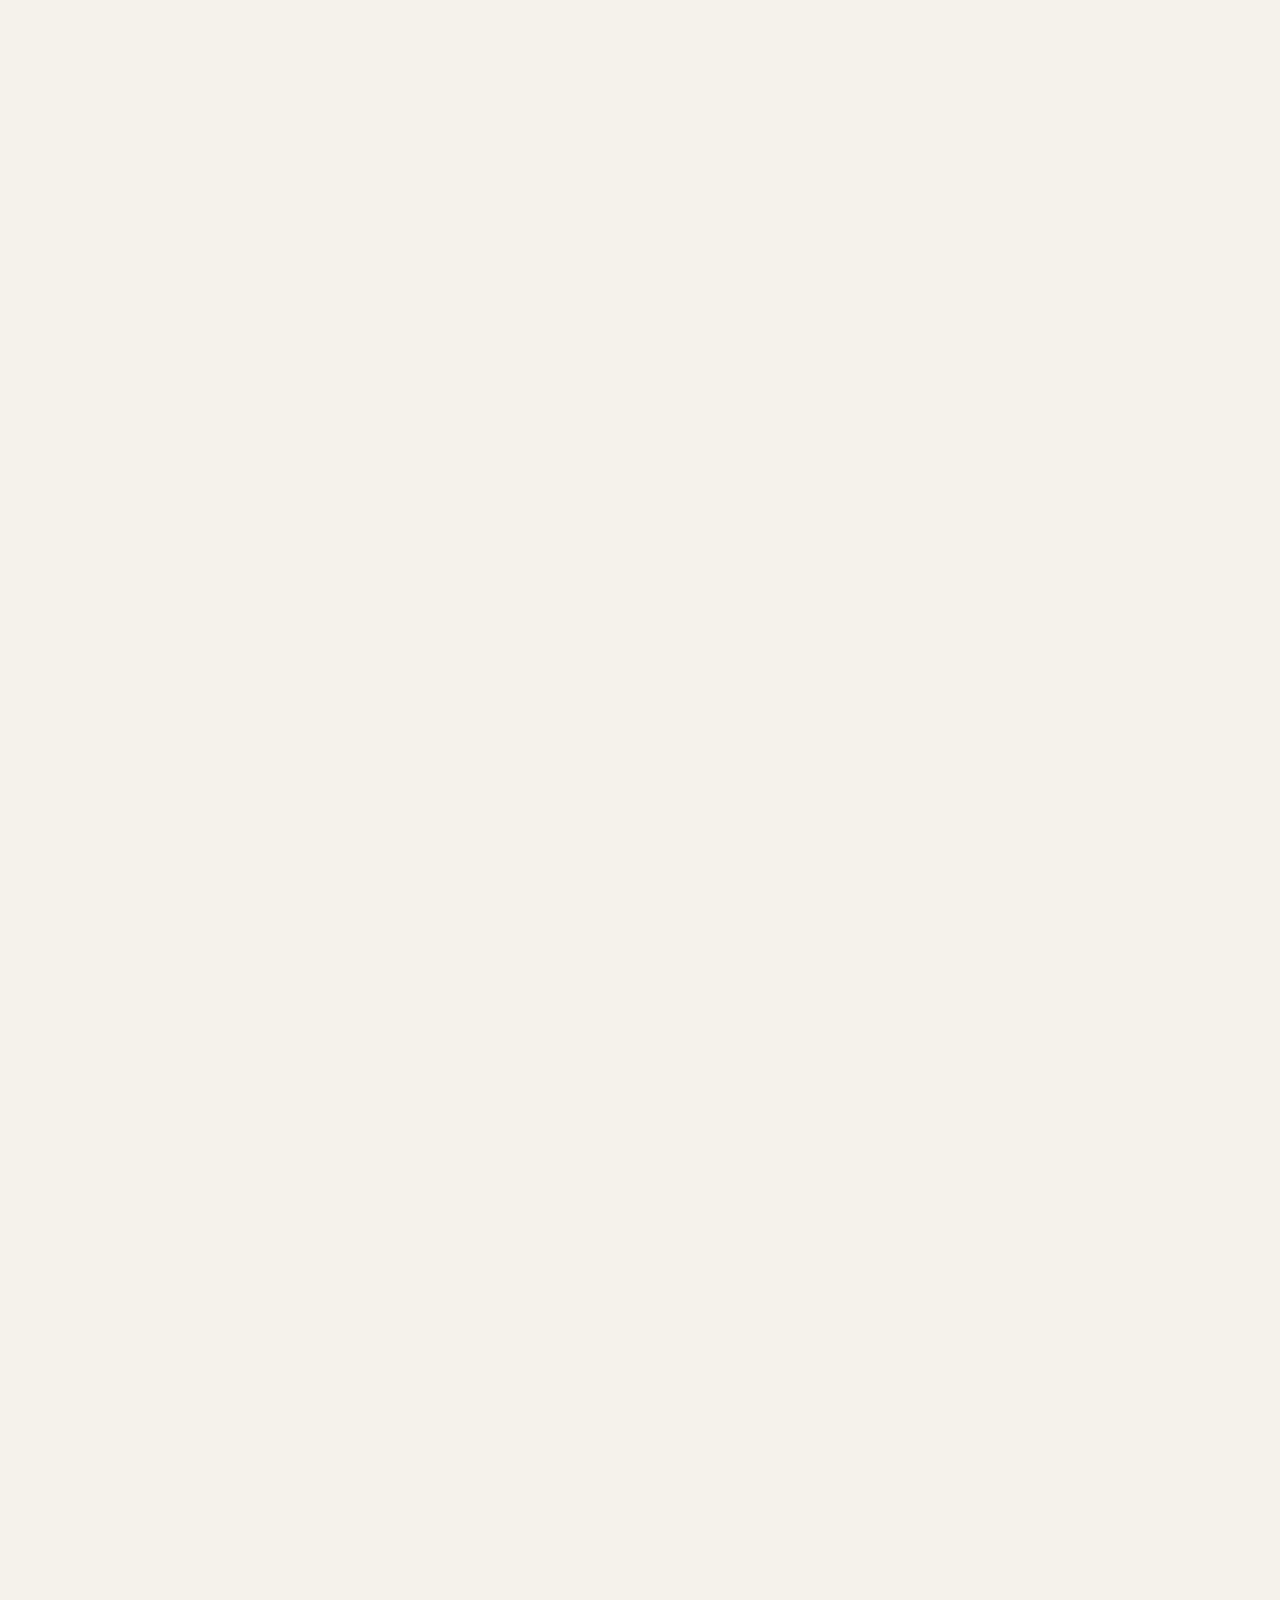
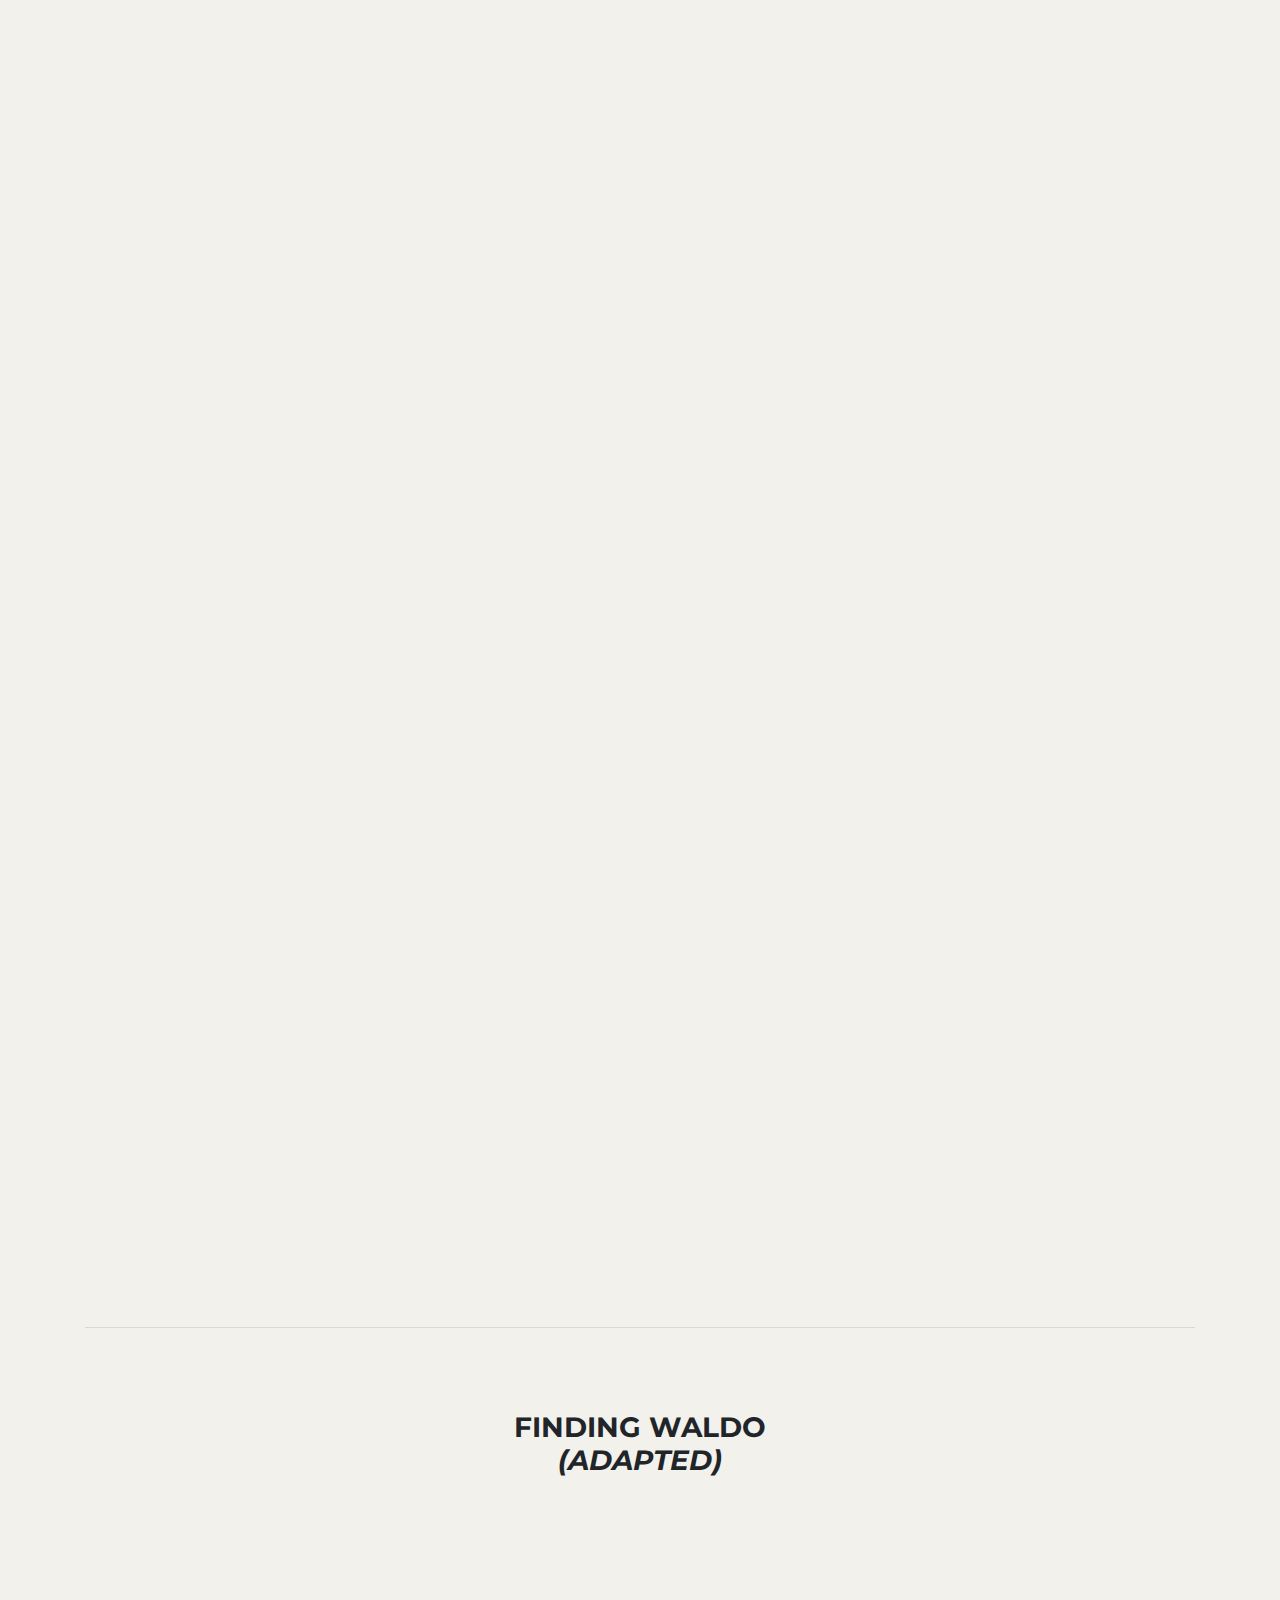
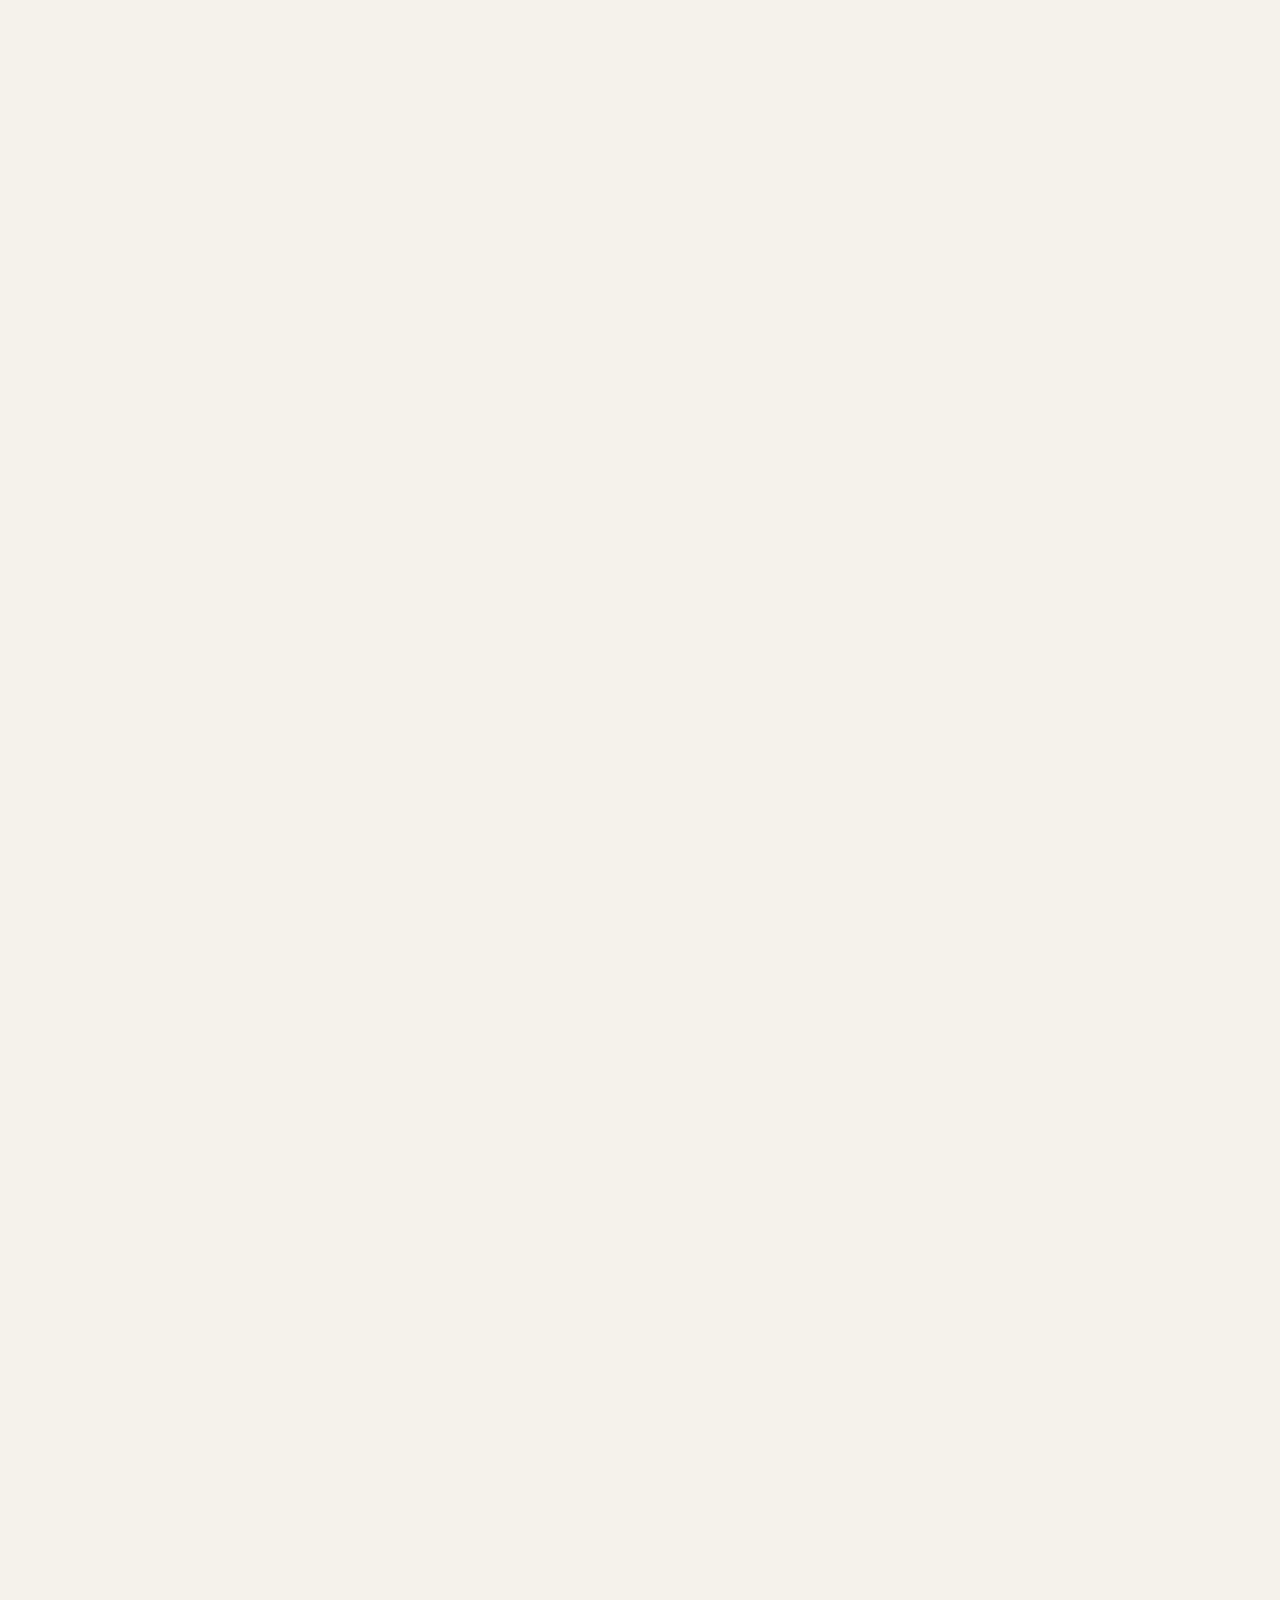
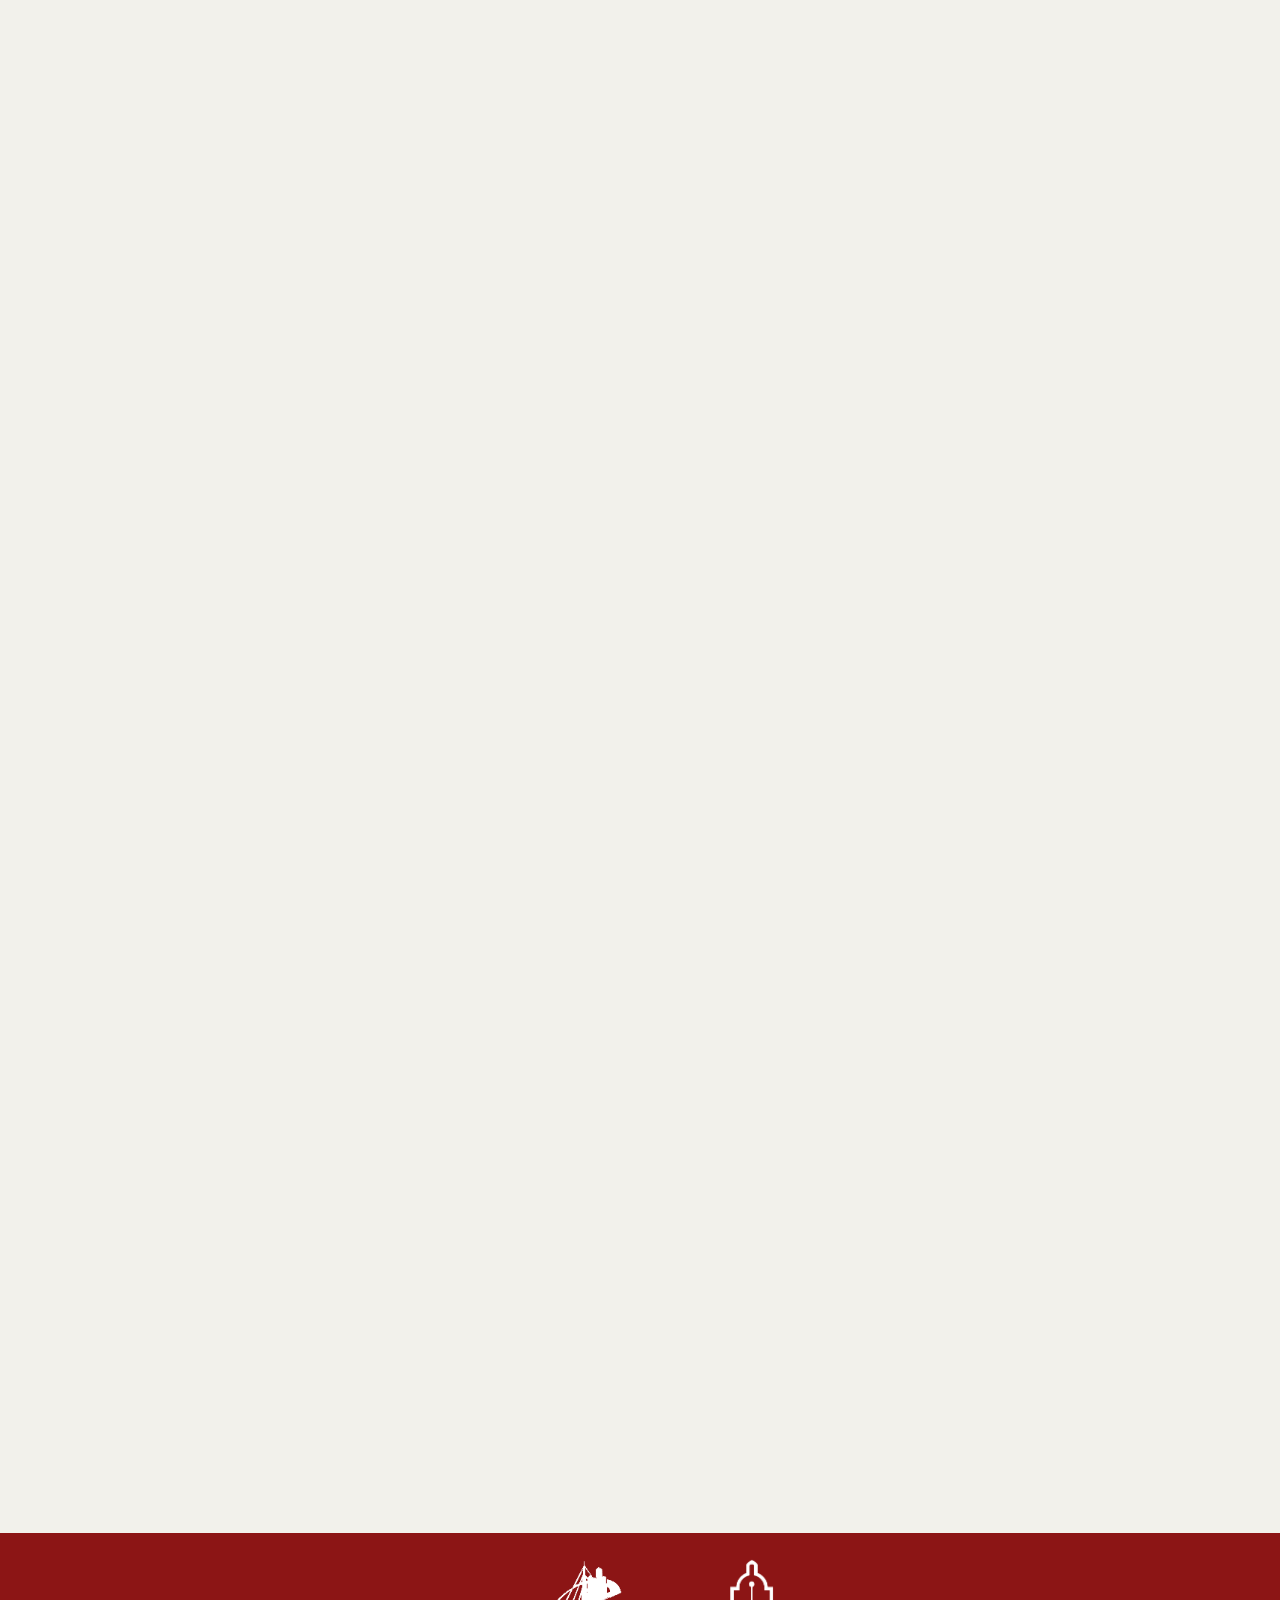
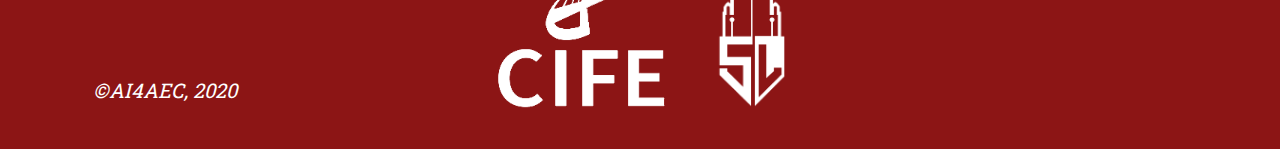
<file: ai4aec/as-is_replies.html>
<!DOCTYPE html>
<html lang="en">

  <head>
    <!-- Global site tag (gtag.js) - Google Analytics -->
    <script async src="https://www.googletagmanager.com/gtag/js?id=UA-173586184-1"></script>
    <script>
      window.dataLayer = window.dataLayer || [];
      function gtag(){dataLayer.push(arguments);}
      gtag('js', new Date());

      gtag('config', 'UA-173586184-1');
    </script>

    <meta charset="utf-8">
    <meta name="viewport" content="width=device-width, initial-scale=1, shrink-to-fit=no">
    <meta name="description" content="">
    <meta name="author" content="">

    <title>AI4AEC</title>

    <!-- Bootstrap core CSS -->
    <link href="vendor/bootstrap/css/bootstrap.min.css" rel="stylesheet">

    <!-- Custom fonts for this template -->
    <link href="vendor/font-awesome/css/font-awesome.min.css" rel="stylesheet" type="text/css">
    <link href="https://fonts.googleapis.com/css?family=Montserrat:400,700" rel="stylesheet" type="text/css">
    <link href='https://fonts.googleapis.com/css?family=Kaushan+Script' rel='stylesheet' type='text/css'>
    <link href='https://fonts.googleapis.com/css?family=Droid+Serif:400,700,400italic,700italic' rel='stylesheet' type='text/css'>
    <link href='https://fonts.googleapis.com/css?family=Roboto+Slab:400,100,300,700' rel='stylesheet' type='text/css'>

    <!-- Custom styles for this template -->
    <link href="css/agency.min.css" rel="stylesheet">

    <link rel="apple-touch-icon" sizes="57x57" href="/img/logos/favicon/apple-icon-57x57.png">
    <link rel="apple-touch-icon" sizes="60x60" href="/img/logos/favicon/apple-icon-60x60.png">
    <link rel="apple-touch-icon" sizes="72x72" href="/img/logos/favicon/apple-icon-72x72.png">
    <link rel="apple-touch-icon" sizes="76x76" href="/img/logos/favicon/apple-icon-76x76.png">
    <link rel="apple-touch-icon" sizes="114x114" href="/img/logos/favicon/apple-icon-114x114.png">
    <link rel="apple-touch-icon" sizes="120x120" href="/img/logos/favicon/apple-icon-120x120.png">
    <link rel="apple-touch-icon" sizes="144x144" href="/img/logos/favicon/apple-icon-144x144.png">
    <link rel="apple-touch-icon" sizes="152x152" href="/img/logos/favicon/apple-icon-152x152.png">
    <link rel="apple-touch-icon" sizes="180x180" href="/img/logos/favicon/apple-icon-180x180.png">
    <link rel="icon" type="image/png" sizes="192x192" href="/img/logos/favicon/android-icon-192x192.png">
    <link rel="icon" type="image/png" sizes="32x32" href="/img/logos/favicon/favicon-32x32.png">
    <link rel="icon" type="image/png" sizes="96x96" href="/img/logos/favicon/favicon-96x96.png">
    <link rel="icon" type="image/png" sizes="16x16" href="/img/logos/favicon/favicon-16x16.png">
    <link rel="manifest" href="/manifest.json">
    <meta name="msapplication-TileColor" content="#ffffff">
    <meta name="msapplication-TileImage" content="/ms-icon-144x144.png">
    <meta name="theme-color" content="#ffffff">

  </head>
  <body id="page-top">

    <!-- Navigation -->
    <nav class="navbar navbar-expand-lg navbar-dark fixed-top" id="mainNav">
      <div class="container">
        <!--<a class="navbar-brand js-scroll-trigger" href="index.html"><img src="img/brain.png" alt="" style="height:40px;padding-right:10px">AI4AEC</a>-->
        <a class="navbar-brand js-scroll-trigger" href="index.html">AI4AEC</a>
        <button class="navbar-toggler navbar-toggler-right" type="button" data-toggle="collapse" data-target="#navbarResponsive" aria-controls="navbarResponsive" aria-expanded="false" aria-label="Toggle navigation">
          Menu
          <i class="fa fa-bars"></i>
        </button>
        <img src="img/logos/stanford2.png" alt="" style="height:30px;padding-left:10px">
      </div>
    </nav>

    <!-- Header -->
    <header class="masthead">

      <div class="container">
        <div class="intro-text">
          <div class="intro-lead-in">1st Colloquium on AI4AEC</div>
          <div class="intro-heading text-uppercase" style="margin-bottom:5px;padding-bottom:5px">Hands-On Session on As-Is Information</div>
        </div>
      </div>
    </header>


    <!-- Structural Engineering -->
    <section id="poll" style="background-color:#f2f1eb">
      <div class="container">
        <div class="row" style="padding-bottom:20pt">
          <div class="col-sm-12 col-md-12 col-lg-12 text-center">
            <h2 class="section-heading text-uppercase">Activities</h2>
		<p style="font-size:15pt"></p>
	  </div>
	</div>

	 <div class="row" style="padding-bottom:20pt">
          <div class="col-sm-12 col-md-12 col-lg-12 text-center">
            <h3 class="section-heading text-uppercase">Let's Warm Up!</h3>
            <p style="font-size:15pt"></p>
          </div>
        </div>
        <div class="row" style="padding-bottom:20pt">
          <div class="col-sm-12 col-md-12 col-lg-12 text-center">
                <iframe src="https://www.polleverywhere.com/multiple_choice_polls/lNHHt9R56dNaxD76At9On?preview=true&controls=none" width="100%" height="500" frameBorder="0"></iframe>
          </div>
        </div>
<hr />

	<div class="row" style="padding-bottom:20pt">
          <div class="col-sm-12 col-md-12 col-lg-12 text-center">
            <h3 class="section-heading text-uppercase">It's All About Trust</h3>
	    <p style="font-size:15pt"></p>
          </div>
        </div>
	<div class="row" style="padding-bottom:20pt">
          <div class="col-sm-12 col-md-12 col-lg-12 text-center">
                <iframe src="https://www.polleverywhere.com/multiple_choice_polls/kJBTqO1B0TOYELUz3jftL?preview=true&controls=none" width="100%" height="500" frameBorder="0"></iframe>
          </div>
        </div>
<hr />
        <div class="row" style="padding-bottom:20pt;padding-top:20pt">
          <div class="col-sm-12 col-md-12 col-lg-12 text-center">
		<h3 class="section-heading text-uppercase">Trolley Problem<br><i>(adapted)</i></h3>
<p style="font-size:15pt">Next, let's consider the following example. You want to make a design decision for the building: should you use cast in place concrete decks or steel framing and slab on metal decks? The AI system says that costs would be reduced with the steel option. The Industry Expert says that concrete is the better option. The Industry Expert takes one business day to produce a confident suggestion; the AI systems takes 30 minutes to output its suggestion but it is known to make some mistakes.</p>
		<iframe src="https://www.polleverywhere.com/multiple_choice_polls/wzOTgd6fKsiqjQ92jaB7a?preview=true&controls=none" width="100%" height="500" frameBorder="0"></iframe>
                <iframe src="https://www.polleverywhere.com/multiple_choice_polls/ilAjtalddpjqpNykKP5iy?preview=true&controls=none" width="100%" height="500" frameBorder="0"></iframe>
                <iframe src="https://www.polleverywhere.com/multiple_choice_polls/9GK5wvi46DovGMNBU2mZn?preview=true&controls=none" width="100%" height="500" frameBorder="0"></iframe>
                <iframe src="https://www.polleverywhere.com/multiple_choice_polls/NPlcU8gjxdB2ByMOg9cO8?preview=true&controls=none" width="100%" height="500" frameBorder="0"></iframe>
                <iframe src="https://www.polleverywhere.com/multiple_choice_polls/xnRdYw32qhNuOfKx1EYTz?preview=true&controls=none" width="100%" height="500" frameBorder="0"></iframe>
                <iframe src="https://www.polleverywhere.com/free_text_polls/jNH1zljW0FOtCd9Zciw3Y?preview=true&controls=none" width="100%" height="500" frameBorder="0"></iframe>
                <iframe src="https://www.polleverywhere.com/free_text_polls/B7KKZVCyGWpHtJjm4Y1i8?preview=true&controls=none" width="100%" height="500" frameBorder="0"></iframe>
		<!--iframe src="" width="100%" height="500" frameBorder="0"></iframe-->
          </div>
	</div>
<hr />
	<div class="row" style="padding-bottom:20pt;padding-top:50pt">
          <div class="col-sm-12 col-md-12 col-lg-12 text-center">
            <h3 class="section-heading text-uppercase">Finding Waldo<br><i>(adapted)</i></h3>
            <p style="font-size:15pt"></p>
          </div>
        </div>
        <div class="row" style="padding-bottom:20pt">
          <div class="col-sm-12 col-md-12 col-lg-12 text-center">
		<iframe src="https://www.polleverywhere.com/multiple_choice_polls/lnVGUXX1u5fsZhV5NAHto?preview=true&controls=none" width="100%" height="500" frameBorder="0"></iframe>
                <iframe src="https://www.polleverywhere.com/multiple_choice_polls/7QwAIi4GA6t33tmx2UmiT?preview=true&controls=none" width="100%" height="500" frameBorder="0"></iframe>
                <iframe src="https://www.polleverywhere.com/multiple_choice_polls/mWy1tvOkLF5gM7RgeIDDk?preview=true&controls=none" width="100%" height="500" frameBorder="0"></iframe>
                <iframe src="https://www.polleverywhere.com/multiple_choice_polls/YWLU4pvsuddjCasd1jLlk?preview=true&controls=none" width="100%" height="500" frameBorder="0"></iframe>
                <iframe src="https://www.polleverywhere.com/multiple_choice_polls/RIIhkt0r2hadIZhoc9UHe?preview=true&controls=none" width="100%" height="500" frameBorder="0"></iframe>
                <iframe src="https://www.polleverywhere.com/free_text_polls/Vr2N7Qvv10tnNeV1jBWoO?preview=true&controls=none" width="100%" height="500" frameBorder="0"></iframe>
          </div>
        </div>

      </div>
    </section>


    <footer  style="background-color:#8c1515">
      <div class="container" >
        <div class="row">
          <div class="col-md-2">
            <p style="font-size:15pt;color:#ffffff;padding-top:115px"><i>©AI4AEC, 2020</i></p>
          </div>
          <div class="col-md-8">
            <ul>
              <li class="list-inline-item">
                <a href="https://cife.stanford.edu">
                  <img src="img/logos/cife.png" alt="cife" style="height:150px">
                </a>
                <a href="https://svl.stanford.edu">
                  <img src="img/logos/svl.png" alt="svl" style="height:150px">
                </a>
              </li>
            </ul>
          </div>
          <div class="col-md-2">
          </div>
        </div>
      </div>
    </footer>

 
    
    <!-- Bootstrap core JavaScript -->
    <script src="vendor/jquery/jquery.min.js"></script>
    <script src="vendor/bootstrap/js/bootstrap.bundle.min.js"></script>

    <!-- Plugin JavaScript -->
    <script src="vendor/jquery-easing/jquery.easing.min.js"></script>

    <!-- Contact form JavaScript -->
    <script src="js/jqBootstrapValidation.js"></script>
    <script src="js/contact_me.js"></script>

    <!-- Custom scripts for this template -->
    <script src="js/agency.min.js"></script>

  </body>

</html>
</file>
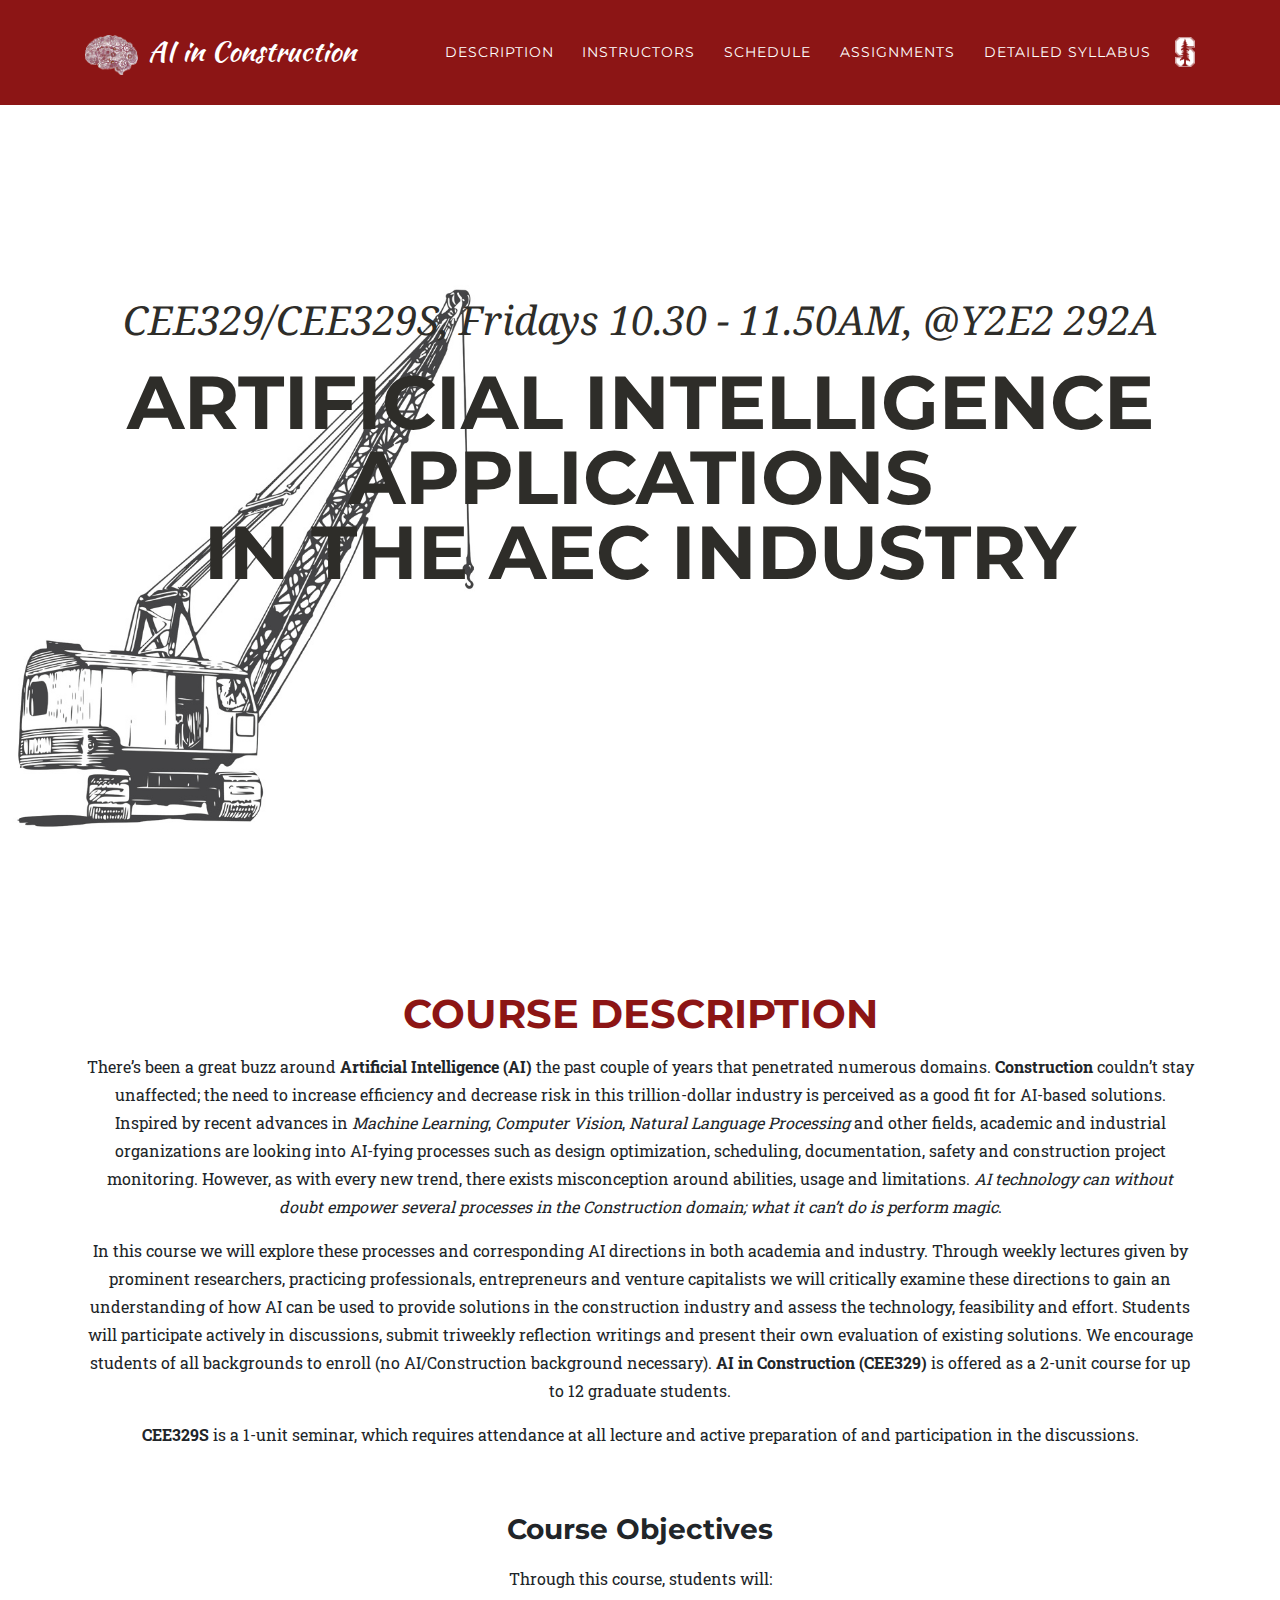
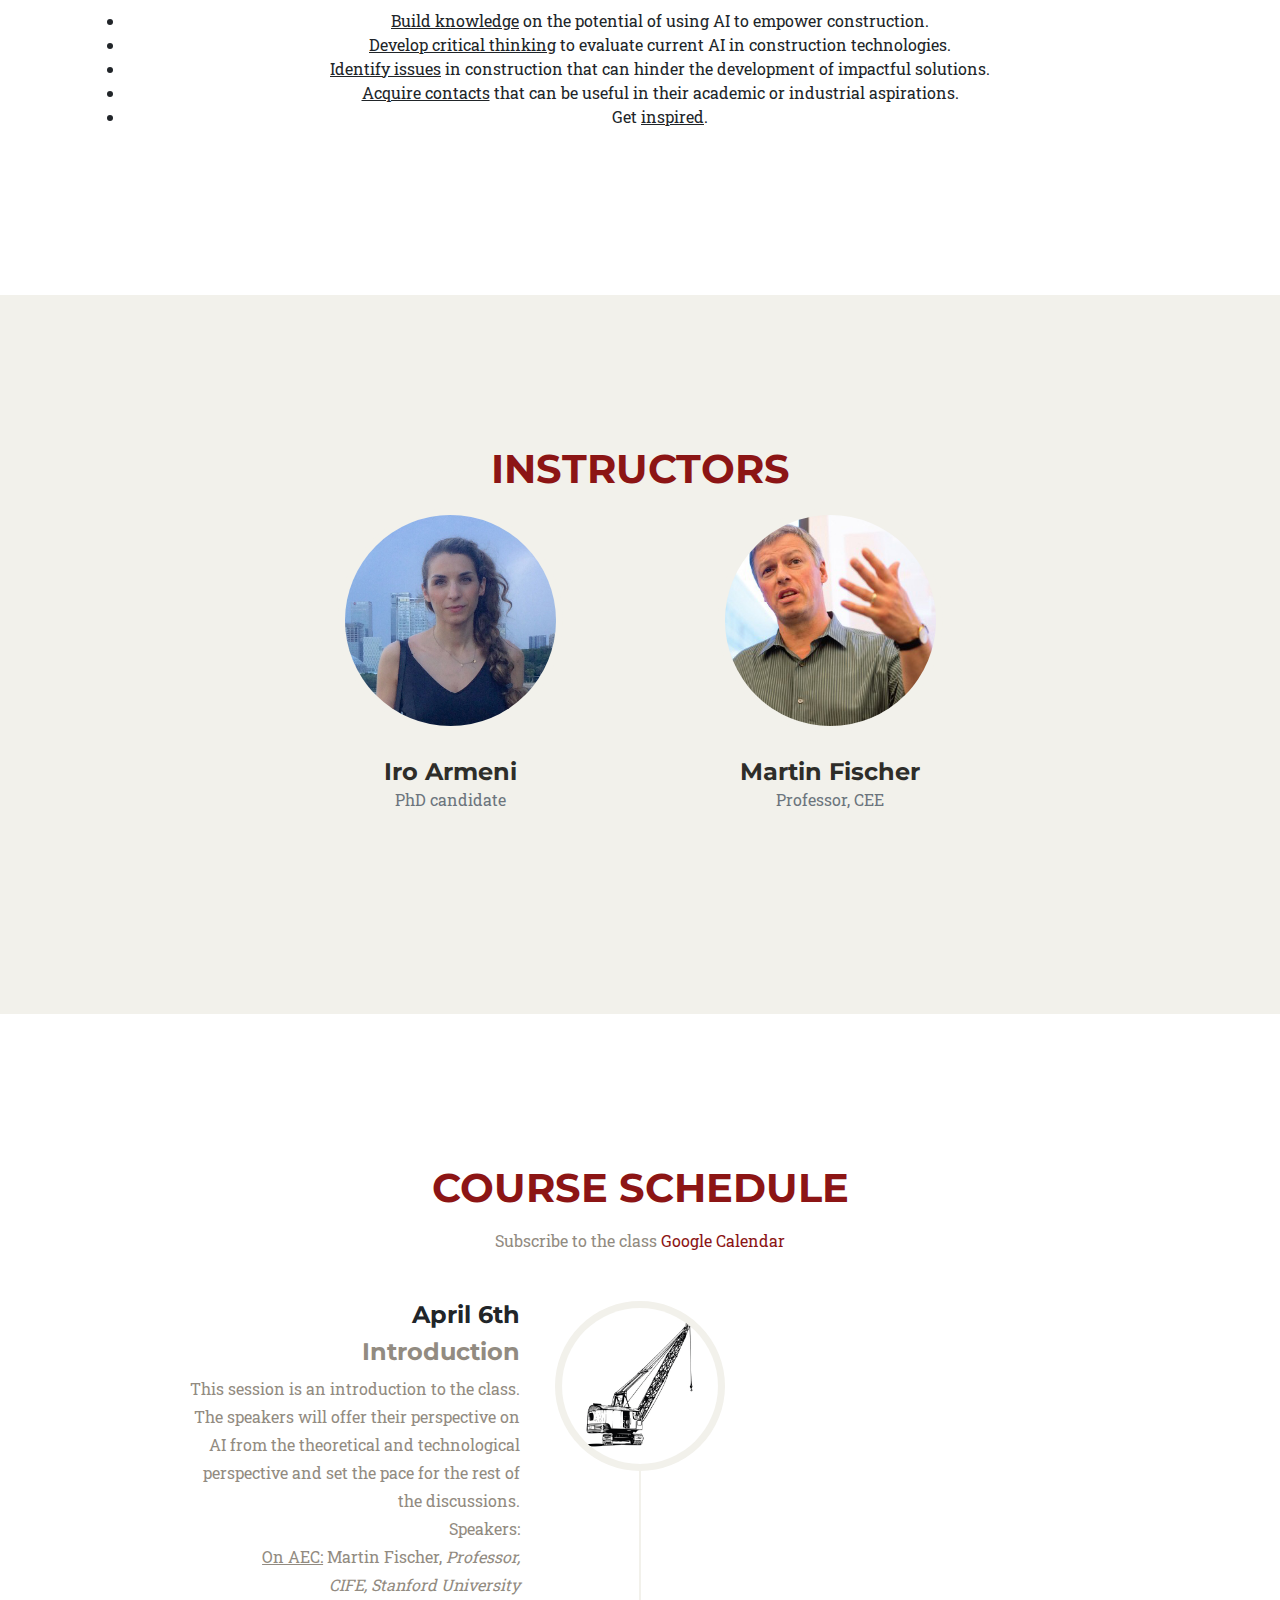
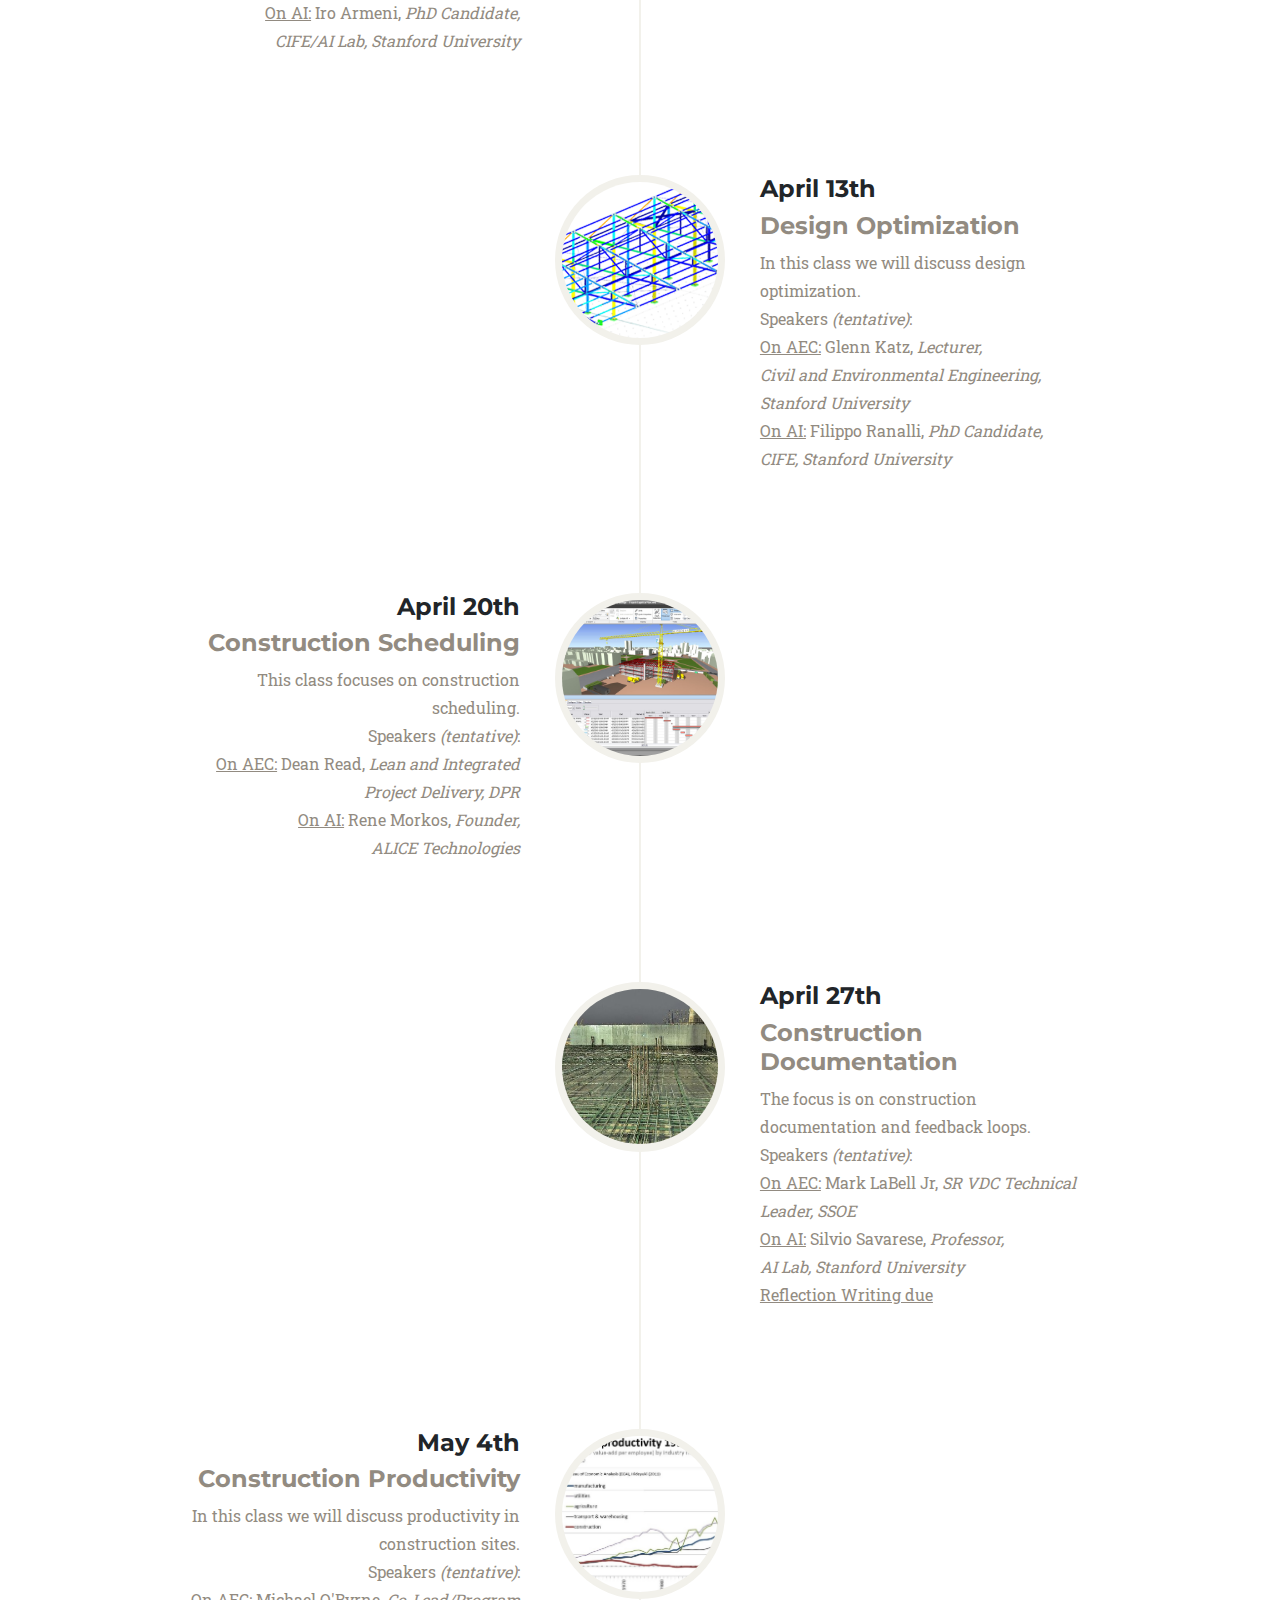
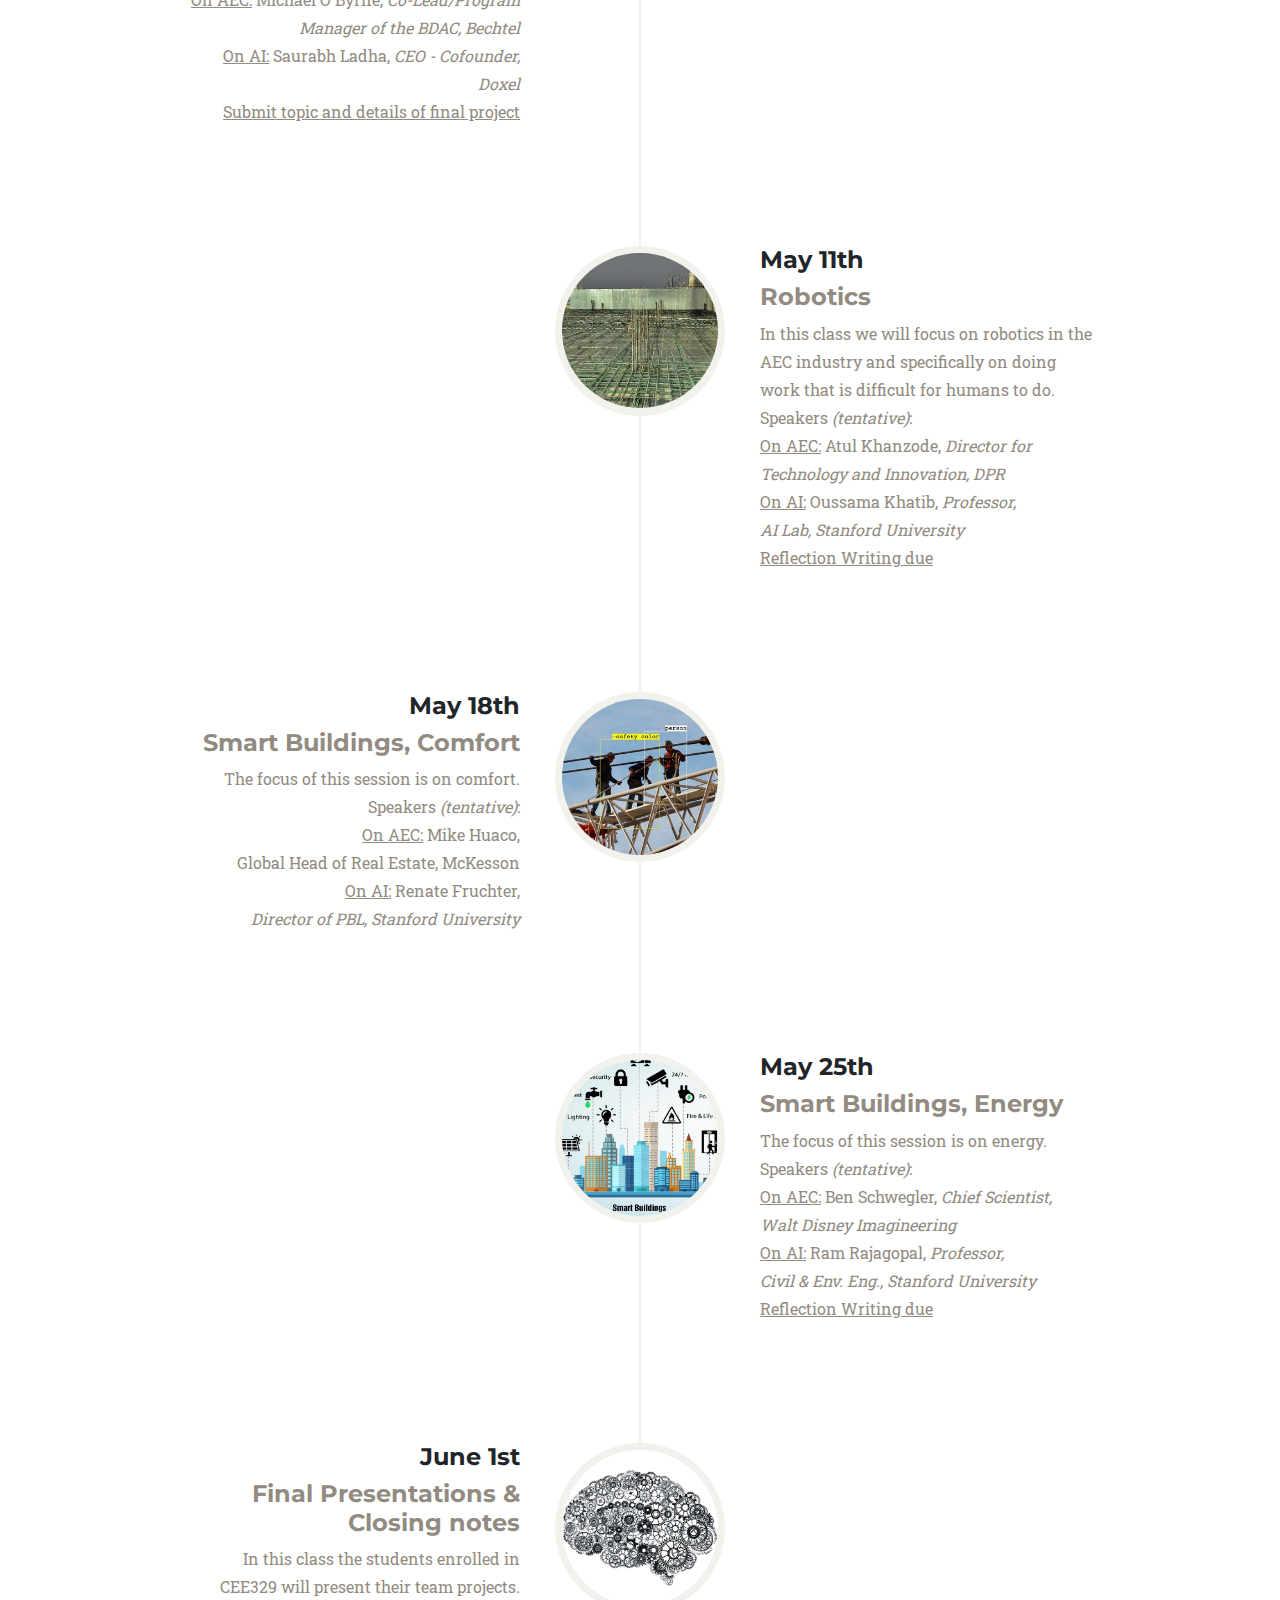
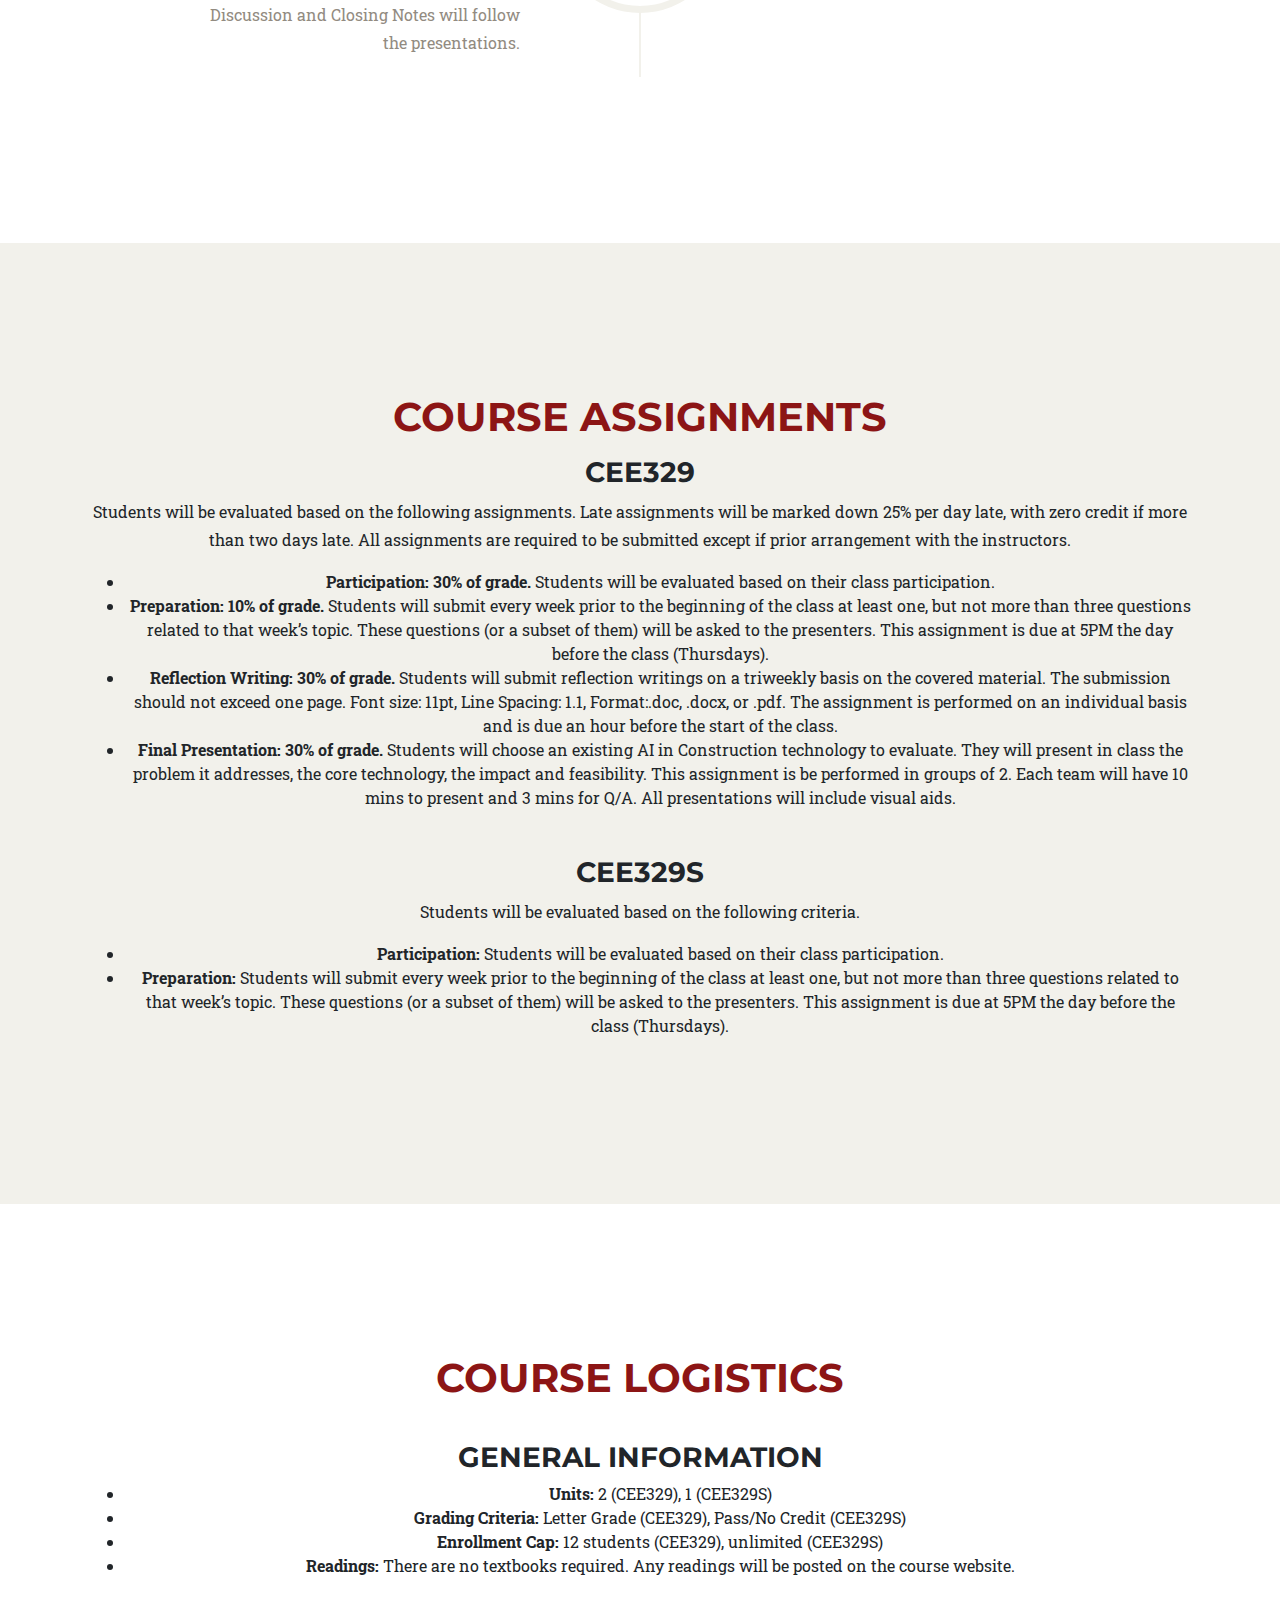
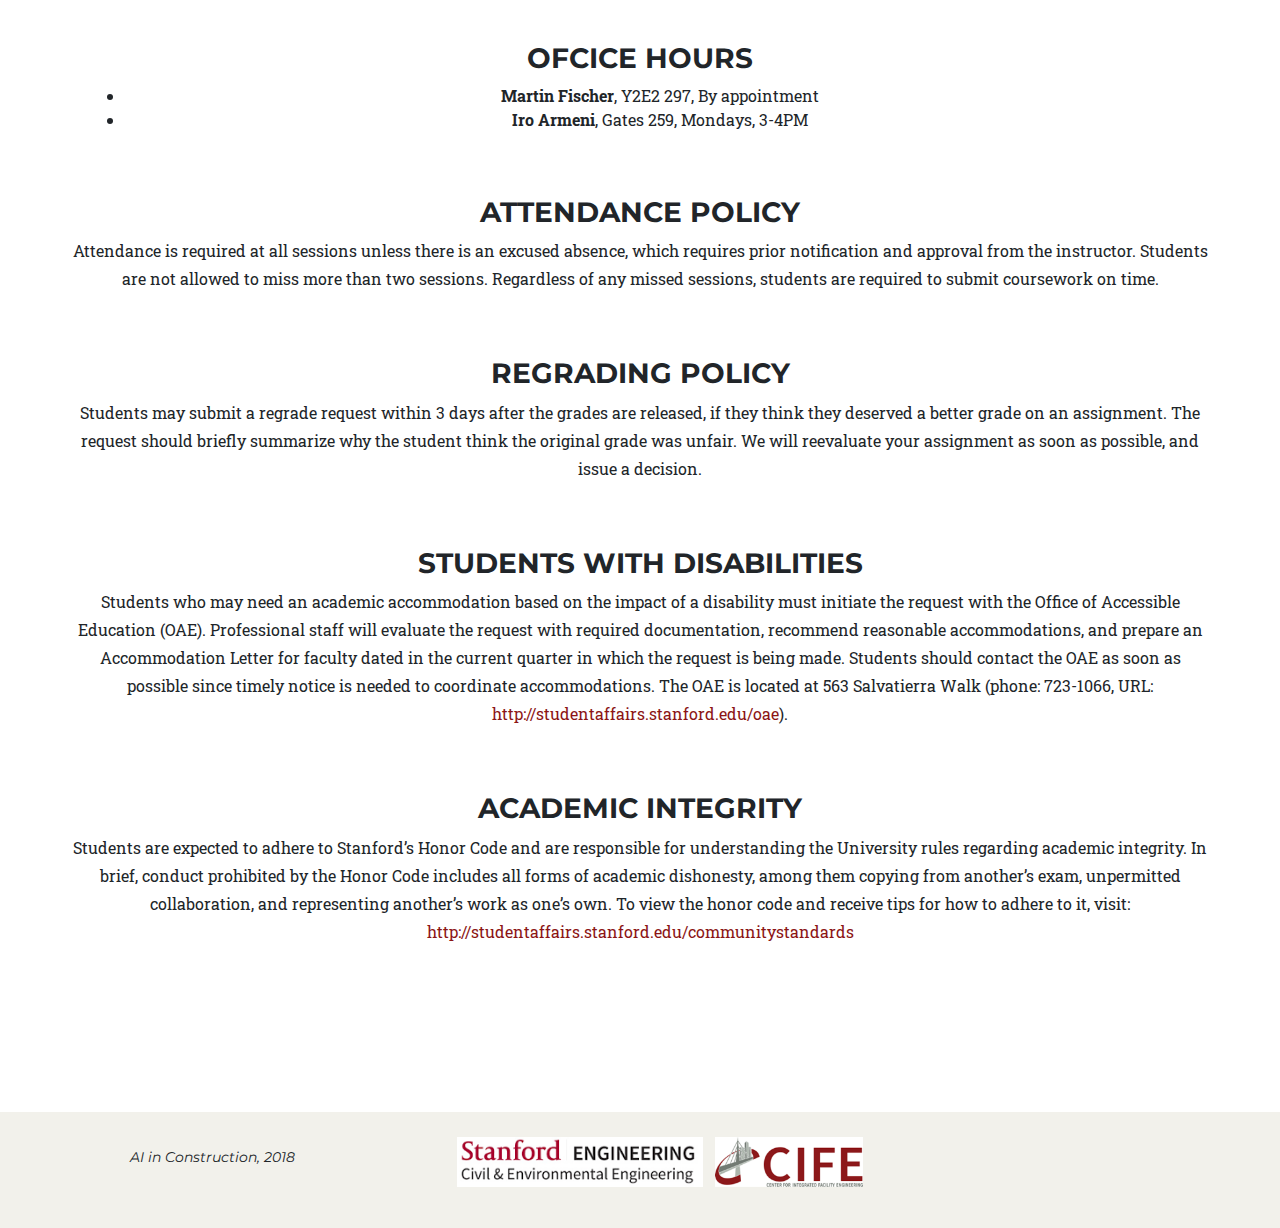
<file: cee329/index2.html>
<!DOCTYPE html>
<html lang="en">

  <head>

    <meta charset="utf-8">
    <meta name="viewport" content="width=device-width, initial-scale=1, shrink-to-fit=no">
    <meta name="description" content="">
    <meta name="author" content="">

    <title>CEE329: AI in Construction</title>

    <!-- Bootstrap core CSS -->
    <link href="vendor/bootstrap/css/bootstrap.min.css" rel="stylesheet">

    <!-- Custom fonts for this template -->
    <link href="vendor/font-awesome/css/font-awesome.min.css" rel="stylesheet" type="text/css">
    <link href="https://fonts.googleapis.com/css?family=Montserrat:400,700" rel="stylesheet" type="text/css">
    <link href='https://fonts.googleapis.com/css?family=Kaushan+Script' rel='stylesheet' type='text/css'>
    <link href='https://fonts.googleapis.com/css?family=Droid+Serif:400,700,400italic,700italic' rel='stylesheet' type='text/css'>
    <link href='https://fonts.googleapis.com/css?family=Roboto+Slab:400,100,300,700' rel='stylesheet' type='text/css'>

    <!-- Custom styles for this template -->
    <link href="css/agency.min.css" rel="stylesheet">

    <link rel="apple-touch-icon" sizes="57x57" href="//www-media.stanford.edu/assets/favicon/apple-touch-icon-57x57.png" />
    <link rel="apple-touch-icon" sizes="60x60" href="//www-media.stanford.edu/assets/favicon/apple-touch-icon-60x60.png" />
    <link rel="apple-touch-icon" sizes="72x72" href="//www-media.stanford.edu/assets/favicon/apple-touch-icon-72x72.png" />
    <link rel="apple-touch-icon" sizes="76x76" href="//www-media.stanford.edu/assets/favicon/apple-touch-icon-76x76.png" />
    <link rel="apple-touch-icon" sizes="114x114" href="//www-media.stanford.edu/assets/favicon/apple-touch-icon-114x114.png" />
    <link rel="apple-touch-icon" sizes="120x120" href="//www-media.stanford.edu/assets/favicon/apple-touch-icon-120x120.png" />
    <link rel="apple-touch-icon" sizes="144x144" href="//www-media.stanford.edu/assets/favicon/apple-touch-icon-144x144.png" />
    <link rel="apple-touch-icon" sizes="152x152" href="//www-media.stanford.edu/assets/favicon/apple-touch-icon-152x152.png" />
    <link rel="apple-touch-icon" sizes="180x180" href="//www-media.stanford.edu/assets/favicon/apple-touch-icon-180x180.png" />

    <link rel="icon" type="image/png" href="//www-media.stanford.edu/assets/favicon/favicon-196x196.png" sizes="196x196" />
    <link rel="icon" type="image/png" href="//www-media.stanford.edu/assets/favicon/favicon-192x192.png" sizes="192x192" />
    <link rel="icon" type="image/png" href="//www-media.stanford.edu/assets/favicon/favicon-128.png" sizes="128x128" />
    <link rel="icon" type="image/png" href="//www-media.stanford.edu/assets/favicon/favicon-96x96.png" sizes="96x96" />
    <link rel="icon" type="image/png" href="//www-media.stanford.edu/assets/favicon/favicon-32x32.png" sizes="32x32" />
    <link rel="icon" type="image/png" href="//www-media.stanford.edu/assets/favicon/favicon-16x16.png" sizes="16x16" />

    <link rel="mask-icon" href="//www-media.stanford.edu/assets/favicon/safari-pinned-tab.svg" color="#ffffff">
    <meta name="application-name" content="Stanford University"/>
    <meta name="msapplication-TileColor" content="#FFFFFF" />
    <meta name="msapplication-TileImage" content="//www-media.stanford.edu/assets/favicon/mstile-144x144.png" />
    <meta name="msapplication-square70x70logo" content="//www-media.stanford.edu/assets/favicon/mstile-70x70.png" />
    <meta name="msapplication-square150x150logo" content="//www-media.stanford.edu/assets/favicon/mstile-150x150.png" />
    <meta name="msapplication-square310x310logo" content="//www-media.stanford.edu/assets/favicon/mstile-310x310.png" />

  </head>

  <body id="page-top">

    <!-- Navigation -->
    <nav class="navbar navbar-expand-lg navbar-dark fixed-top" id="mainNav">
      <div class="container">
        <a class="navbar-brand js-scroll-trigger" href="#page-top"><img src="img/brain.png" alt="" style="height:40px;padding-right:10px">AI in Construction</a>
        <button class="navbar-toggler navbar-toggler-right" type="button" data-toggle="collapse" data-target="#navbarResponsive" aria-controls="navbarResponsive" aria-expanded="false" aria-label="Toggle navigation">
          Menu
          <i class="fa fa-bars"></i>
        </button>
        <div class="collapse navbar-collapse" id="navbarResponsive">
          <ul class="navbar-nav text-uppercase ml-auto">
            <li class="nav-item">
              <a class="nav-link js-scroll-trigger" href="#description">Description</a>
            </li>
             <li class="nav-item">
              <a class="nav-link js-scroll-trigger" href="#instructors">Instructors</a>
            </li>
            <li class="nav-item">
              <a class="nav-link js-scroll-trigger" href="#schedule">Schedule</a>
            </li>
            <li class="nav-item">
              <a class="nav-link js-scroll-trigger" href="#assignments">Assignments</a>
            </li>
            <li class="nav-item">
              <a class="nav-link js-scroll-trigger" href="#syllabus">Detailed Syllabus</a>
            </li>
          </ul>
        </div>
        <img src="img/logos/stanford2.png" alt="" style="height:30px;padding-left:10px"> 
      </div>
    </nav>

    <!-- Header -->
    <header class="masthead">
      <div class="container">
        <div class="intro-text">
          <div class="intro-lead-in">CEE329/CEE329S, Fridays 10.30 - 11.50AM, @Y2E2 292A </div>
          <div class="intro-heading text-uppercase">Artificial Intelligence<br>Applications<br>in the AEC Industry</div>
        </div>
      </div>
    </header>

    <!-- Services -->
    <section id="description">
      <div class="container">
        <div class="row">
          <div class="col-lg-12 text-center">
            <h2 class="section-heading text-uppercase">Course Description</h2>
          </div>
        </div>
        <div class="row text-center">
          <div class="col-lg-12 text-center">
            <p>There’s been a great buzz around <b>Artificial Intelligence (AI)</b> the past couple of years that penetrated numerous domains. <b>Construction</b> couldn’t stay unaffected; the need to increase efficiency and decrease risk in this trillion-dollar industry is perceived as a good fit for AI-based solutions. Inspired by recent advances in <i>Machine Learning</i>, <i>Computer Vision</i>, <i>Natural Language Processing</i> and other fields, academic and industrial organizations are looking into AI-fying processes such as design optimization, scheduling, documentation, safety and construction project monitoring. However, as with every new trend, there exists misconception around abilities, usage and limitations. <i>AI technology can without doubt empower several processes in the Construction domain; what it can’t do is perform magic</i>.</p>
            <p>In this course we will explore these processes and corresponding AI directions in both academia and industry. Through weekly lectures given by prominent researchers, practicing professionals, entrepreneurs and venture capitalists we will critically examine these directions to gain an understanding of how AI can be used to provide solutions in the construction industry and assess the technology, feasibility and effort. Students will participate actively in discussions, submit triweekly reflection writings and present their own evaluation of existing solutions. We encourage students of all backgrounds to enroll (no AI/Construction background necessary). <b>AI in Construction (CEE329)</b> is offered as a 2-unit course for up to 12 graduate students.</p>
             <p><b>CEE329S</b> is a 1-unit seminar, which requires attendance at all lecture and active preparation of and participation in the discussions.</p>
          </div>
        </div>
        <br><br>
        <div class="row">
          <div class="col-lg-12 text-center">
            <h3 class="section-heading" style="padding-bottom:10px">Course Objectives</h3>
          </div>
        </div>
        <div class="row text-center">
          <div class="col-lg-12 text-center">
            <p>Through this course, students will:</p>
            <ul>
              <li><u>Build knowledge</u> on the potential of using AI to empower construction.</li>
              <li><u>Develop critical thinking</u> to evaluate current AI in construction technologies.</li>
              <li><u>Identify issues</u> in construction that can hinder the development of impactful solutions.</li>
              <li><u>Acquire contacts</u> that can be useful in their academic or industrial aspirations.</li>
              <li>Get <u>inspired</u>.</li>
            </ul>
          </div>
        </div>
      </div>
    </section>


    <!-- Team -->
    <section style="background-color:#f2f1eb" id="instructors">
      <div class="container">
        <div class="row">
          <div class="col-lg-12 text-center">
            <h2 class="section-heading text-uppercase">Instructors</h2>
          </div>
        </div>
        <div class="row">
          <div class="col-sm-2">
          </div>
          <div class="col-sm-4">
            <div class="team-member">
              <img class="mx-auto rounded-circle" src="img/people/armeni.jpg" alt="iro_armeni">
              <h4><a href="https://cs.stanford.edu/~iarmeni/" style="color:#2e2d29">Iro Armeni</a></h4>
              <p class="text-muted">PhD candidate</p>
            </div>
          </div>
          <div class="col-sm-4">
            <div class="team-member">
              <img class="mx-auto rounded-circle" src="img/people/fischer.jpg" alt="martin_fischer">
              <h4><a href="https://web.stanford.edu/~fischer/"  style="color:#2e2d29">Martin Fischer</a></h4>
              <p class="text-muted">Professor, CEE</p>
            </div>
          </div>
          <div class="col-sm-2">
          </div>
        </div>
      </div>
    </section>

    <!-- About -->
    <section id="schedule">
      <div class="container">
        <div class="row">
          <div class="col-lg-12 text-center">
            <h2 class="section-heading text-uppercase">Course Schedule</h2>
          </div>
          <div class="col-lg-12 text-center">
            <p style="color:#928b81;padding-bottom:30px">Subscribe to the class <a href="https://calendar.google.com/calendar?cid=dGMwNDA4MHNrZWIxaDJiajFuZmVtbzJvdmtAZ3JvdXAuY2FsZW5kYXIuZ29vZ2xlLmNvbQ">Google Calendar</a></p>
          </div>
        </div>
        
        <div class="row">
          <div class="col-lg-12">
            <ul class="timeline">
              <li>
                <div class="timeline-image">
                  <img class="rounded-circle img-fluid" src="img/schedule/intro.png" alt="">
                </div>
                <div class="timeline-panel">
                  <div class="timeline-heading">
                    <h4>April 6th</h4>
                    <h4 class="subheading" style="color:#928b81">Introduction</h4>
                  </div>
                  <div class="timeline-body">
                    <p style="color:#928b81">This session is an introduction to the class. The speakers will offer their perspective on AI from the theoretical and technological perspective and set the pace for the rest of the discussions.<br>
                      Speakers: <br>
                      <u>On AEC:</u> Martin Fischer, <i>Professor,<br>
                       CIFE, Stanford University</i><br> 
                      <u>On AI:</u>  Iro Armeni, <i>PhD Candidate,<br>
                       CIFE/AI Lab, Stanford University</i>
                  </p>
                  </div>
                </div>
              </li>
              <li class="timeline-inverted">
                <div class="timeline-image">
                  <img class="rounded-circle img-fluid" src="img/schedule/design_optim.png" alt="">
                </div>
                <div class="timeline-panel">
                  <div class="timeline-heading">
                    <h4>April 13th</h4>
                    <h4 class="subheading" style="color:#928b81">Design Optimization</h4>
                  </div>
                  <div class="timeline-body">
                    <p style="color:#928b81">In this class we will discuss design optimization.<br>
                      Speakers <i>(tentative)</i>:<br>
                      <u>On AEC:</u> Glenn Katz, <i>Lecturer,<br>
                       Civil and Environmental Engineering, Stanford University</i><br>
                      <u>On AI:</u>  Filippo Ranalli, <i>PhD Candidate,<br>
                       CIFE, Stanford University</i>
                     </p>
                  </div>
                </div>
              </li>
              <li>
                <div class="timeline-image">
                  <img class="rounded-circle img-fluid" src="img/schedule/constr_schedule.jpg" alt="">
                </div>
                <div class="timeline-panel">
                  <div class="timeline-heading">
                    <h4>April 20th</h4>
                    <h4 class="subheading" style="color:#928b81">Construction Scheduling</h4>
                  </div>
                  <div class="timeline-body">
                    <p style="color:#928b81">This class focuses on construction scheduling.<br>
                      Speakers <i>(tentative)</i>:<br>
                      <u>On AEC:</u> Dean Read, <i>Lean and Integrated Project Delivery, DPR</i><br>
                      <u>On AI:</u>  Rene Morkos, <i>Founder,<br>
                       ALICE Technologies</i>
                  </p>
                  </div>
                </div>
              </li>
              <li class="timeline-inverted">
                <div class="timeline-image">
                  <img class="rounded-circle img-fluid" src="img/schedule/constr_documentation.jpg" alt="">
                </div>
                <div class="timeline-panel">
                  <div class="timeline-heading">
                    <h4>April 27th</h4>
                    <h4 class="subheading" style="color:#928b81">Construction Documentation</h4>
                  </div>
                  <div class="timeline-body">
                    <p style="color:#928b81">The focus is on construction documentation and feedback loops.<br>
                      Speakers <i>(tentative)</i>:<br>
                      <u>On AEC:</u> Mark LaBell Jr, <i>SR VDC Technical Leader, SSOE</i><br> 
                      <u>On AI:</u>  Silvio Savarese, <i>Professor,<br>
                       AI Lab, Stanford University</i><br>
                      <u>Reflection Writing due</u> 
                     </p>
                  </div>
                </div>
              </li>  
              <li>
                <div class="timeline-image">
                  <img class="rounded-circle img-fluid" src="img/schedule/constr_productivity.jpg" alt="">
                </div>
                <div class="timeline-panel">
                  <div class="timeline-heading">
                    <h4>May 4th</h4>
                    <h4 class="subheading" style="color:#928b81">Construction Productivity</h4>
                  </div>
                  <div class="timeline-body">
                    <p style="color:#928b81">In this class we will discuss productivity in construction sites.<br>
                      Speakers <i>(tentative)</i>:<br>
                      <u>On AEC:</u> Michael O'Byrne, <i>Co-Lead/Program Manager of the BDAC, Bechtel</i><br> 
                      <u>On AI:</u>  Saurabh Ladha, <i>CEO - Cofounder,<br>
                       Doxel</i><br>
                      <u>Submit topic and details of final project</u>
                     </p>
                  </div>
                </div>
              </li>
              <li class="timeline-inverted">
                <div class="timeline-image">
                  <img class="rounded-circle img-fluid" src="img/schedule/constr_documentation.jpg" alt="">
                </div>
                <div class="timeline-panel">
                  <div class="timeline-heading">
                    <h4>May 11th</h4>
                    <h4 class="subheading" style="color:#928b81">Robotics</h4>
                  </div>
                  <div class="timeline-body">
                    <p style="color:#928b81">In this class we will focus on robotics in the AEC industry and specifically on doing work that is difficult for humans to do.<br>
                      Speakers <i>(tentative)</i>:<br>
                      <u>On AEC:</u> Atul Khanzode, <i>Director for Technology and Innovation, DPR</i><br> 
                      <u>On AI:</u>  Oussama Khatib, <i>Professor,<br>
                       AI Lab, Stanford University</i><br>
                      <u>Reflection Writing due</u>
                     </p>
                  </div>
                </div>
              </li>
              <li>
                <div class="timeline-image">
                  <img class="rounded-circle img-fluid" src="img/schedule/constr_safety.jpg" alt="">
                </div>
                <div class="timeline-panel">
                  <div class="timeline-heading">
                    <h4>May 18th</h4>
                    <h4 class="subheading" style="color:#928b81">Smart Buildings, Comfort</h4>
                  </div>
                  <div class="timeline-body">
                    <p style="color:#928b81">The focus of this session is on comfort.<br>
                      Speakers <i>(tentative)</i>:<br>
                      <u>On AEC:</u> Mike Huaco,<br>
                       Global Head of Real Estate, McKesson<br>
                      <u>On AI:</u>  Renate Fruchter,<br>
                       <i>Director of PBL, Stanford University</i>
                     </p>
                  </div>
                </div>
              </li>
              <li class="timeline-inverted">
                <div class="timeline-image">
                  <img class="rounded-circle img-fluid" src="img/schedule/oper_sb.jpg" alt="">
                </div>
                <div class="timeline-panel">
                  <div class="timeline-heading">
                    <h4>May 25th</h4>
                    <h4 class="subheading" style="color:#928b81">Smart Buildings, Energy</h4>
                  </div>
                  <div class="timeline-body">
                    <p style="color:#928b81">The focus of this session is on energy.<br>
                      Speakers <i>(tentative)</i>:<br>
                      <u>On AEC:</u> Ben Schwegler, <i>Chief Scientist,<br>
                       Walt Disney Imagineering</i><br>
                      <u>On AI:</u>  Ram Rajagopal, <i>Professor,<br>
                       Civil & Env. Eng., Stanford University</i><br> 
                      <u>Reflection Writing due</u>
                    </p>
                  </div>
                </div>
              </li>
              <li>
                <div class="timeline-image">
                  <img class="rounded-circle img-fluid" src="img/schedule/conclusion.png" alt="">
                </div>
                <div class="timeline-panel">
                  <div class="timeline-heading">
                    <h4>June 1st</h4>
                    <h4 class="subheading" style="color:#928b81">Final Presentations & Closing notes</h4>
                  </div>
                  <div class="timeline-body">
                    <p style="color:#928b81">In this class the students enrolled in CEE329 will present their team projects. Discussion and Closing Notes will follow the presentations.</p>
                  </div>
                </div>
              </li>
            </ul>
          </div>
        </div>
      </div>
    </section>

    
    <!-- Course Assignments -->
    <section  style="background-color:#f2f1eb"  id="assignments">
      <div class="container">
        <div class="row">
          <div class="col-lg-12 text-center">
            <h2 class="section-heading text-uppercase">Course Assignments</h2>
          </div>
        </div>
        <h3 class="section-heading text-uppercase text-center">CEE329</h3>
        <div class="row">
          <div class="col-lg-12 text-center">
            <p>Students will be evaluated based on the following assignments. Late assignments will be marked down 25% per day late, with zero credit if more than two days late. All assignments are required to be submitted except if prior arrangement with the instructors.</p>
            <ul>
              <li><b>Participation: 30% of grade.</b> Students will be evaluated based on their class participation.</li>
              <li><b>Preparation: 10% of grade.</b> Students will submit every week prior to the beginning of the class at least one, but not more than three questions related to that week’s topic. These questions (or a subset of them) will be asked to the presenters. This assignment is due at 5PM the day before the class (Thursdays).</li>
              <li><b>Reflection Writing: 30% of grade.</b> Students will submit reflection writings on a triweekly basis on the covered material. The submission should not exceed one page. Font size: 11pt, Line Spacing: 1.1, Format:.doc, .docx, or .pdf. The assignment is performed on an individual basis and is due an hour before the start of the class. </li>
              <li><b>Final Presentation: 30% of grade.</b> Students will choose an existing AI in Construction technology to evaluate. They will present in class the problem it addresses, the core technology, the impact and feasibility. This assignment is be performed in groups of 2. Each team will have 10 mins to present and 3 mins for Q/A. All presentations will include visual aids.</li>
            </ul>
          </div>
        </div>
        <h3 class="section-heading text-uppercase text-center" style="padding-top:30px">CEE329S</h3>
        <div class="row">
          <div class="col-lg-12 text-center">
            <p>Students will be evaluated based on the following criteria.</p>
            <ul>
              <li><b>Participation: </b> Students will be evaluated based on their class participation.</li>
              <li><b>Preparation: </b> Students will submit every week prior to the beginning of the class at least one, but not more than three questions related to that week’s topic. These questions (or a subset of them) will be asked to the presenters. This assignment is due at 5PM the day before the class (Thursdays).</li>
            </ul>
          </div>
        </div>
      </div>
    </section>


    <!-- Detailed Syllabus -->
     <section id="syllabus">
      <div class="container">
        <div class="row">
          <div class="col-lg-12 text-center">
            <h2 class="section-heading text-uppercase">Course Logistics</h2>
          </div>
        </div>
        <br>
        <div class="row">
          <div class="col-lg-12 text-center">
            <h3 class="section-heading text-uppercase">General Information</h3>
          </div>
        </div>
        <div class="row">
          <div class="col-lg-12 text-center">
            <ul>
              <li><b>Units:</b> 2 (CEE329), 1 (CEE329S)</li>
              <li><b>Grading Criteria:</b> Letter Grade (CEE329), Pass/No Credit (CEE329S)</li>
              <li><b>Enrollment Cap:</b> 12 students (CEE329), unlimited (CEE329S)</li>
              <li><b>Readings:</b> There are no textbooks required. Any readings will be posted on the course website.</li>
            </ul>
          </div>
        </div>
        <br><br>
        <div class="row">
          <div class="col-lg-12 text-center">
            <h3 class="section-heading text-uppercase">Ofcice hours</h3>
          </div>
        </div>
        <div class="row">
          <div class="col-lg-12 text-center">
            <ul>
              <li><b>Martin Fischer</b>, Y2E2 297, By appointment</li>
              <li><b>Iro Armeni</b>, Gates 259, Mondays, 3-4PM</li>
            </ul>
          </div>
        </div>
        <br><br>
        <div class="row">
          <div class="col-lg-12 text-center">
            <h3 class="section-heading text-uppercase">Attendance Policy</h3>
          </div>
        </div>
        <div class="row text-center">
          <p>Attendance is required at all sessions unless there is an excused absence, which requires prior notification and approval from the instructor. Students are not allowed to miss more than two sessions. Regardless of any missed sessions, students are required to submit coursework on time.</p>
        </div>
        <br><br>
        <div class="row">
          <div class="col-lg-12 text-center">
            <h3 class="section-heading text-uppercase">Regrading Policy</h3>
          </div>
        </div>
        <div class="row text-center">
          <p>Students may submit a regrade request within 3 days after the grades are released, if they think they deserved a better grade on an assignment. The request should briefly summarize why the student think the original grade was unfair. We will reevaluate your assignment as soon as possible, and issue a decision.</p>
        </div>
        <br><br>
        <div class="row">
          <div class="col-lg-12 text-center">
            <h3 class="section-heading text-uppercase">Students with Disabilities</h3>
          </div>
        </div>
        <div class="row text-center">
          <p>Students who may need an academic accommodation based on the impact of a disability must initiate the request with the Office of Accessible Education (OAE). Professional staff will evaluate the request with required documentation, recommend reasonable accommodations, and prepare an Accommodation Letter for faculty dated in the current quarter in which the request is being made. Students should contact the OAE as soon as possible since timely notice is needed to coordinate accommodations. The OAE is located at 563 Salvatierra Walk (phone: 723-1066, URL: <a href="http://studentaffairs.stanford.edu/oae">http://studentaffairs.stanford.edu/oae</a>).</p>
        </div>
        <br><br>
        <div class="row">
          <div class="col-lg-12 text-center">
            <h3 class="section-heading text-uppercase">Academic Integrity</h3>
          </div>
        </div>
        <div class="row text-center">
          <p>Students are expected to adhere to Stanford’s Honor Code and are responsible for understanding the University rules regarding academic integrity. In brief, conduct prohibited by the Honor Code includes all forms of academic dishonesty, among them copying from another’s exam, unpermitted collaboration, and representing another’s work as one’s own. To view the honor code and receive tips for how to adhere to it, visit: <a href="http://studentaffairs.stanford.edu/communitystandards">http://studentaffairs.stanford.edu/communitystandards</a></p>
        </div>
      </div>
    </section>


    <!-- Footer -->
    <footer  style="background-color:#f2f1eb">
      <div class="container" >
        <div class="row">
          <div class="col-md-3">
            <span class="copyright"><i>AI in Construction, 2018</i></span>
          </div>
          <div class="col-md-6">
            <ul>
              <li class="list-inline-item">
                <a href="https://cee.stanford.edu">
                  <img src="img/logos/cee.png" alt="" style="height:50px">
                </a>
              </li>
              <li class="list-inline-item">
                <a href="https://cife.stanford.edu">
                  <img src="img/logos/cife2.png" alt="" style="height:50px">
                </a>
              </li>
            </ul>
          </div>
          <div class="col-md-3">
          </div>
        </div>
      </div>
    </footer>


  

    <!-- Bootstrap core JavaScript -->
    <script src="vendor/jquery/jquery.min.js"></script>
    <script src="vendor/bootstrap/js/bootstrap.bundle.min.js"></script>

    <!-- Plugin JavaScript -->
    <script src="vendor/jquery-easing/jquery.easing.min.js"></script>

    <!-- Contact form JavaScript -->
    <script src="js/jqBootstrapValidation.js"></script>
    <script src="js/contact_me.js"></script>

    <!-- Custom scripts for this template -->
    <script src="js/agency.min.js"></script>

  </body>

</html>
</file>
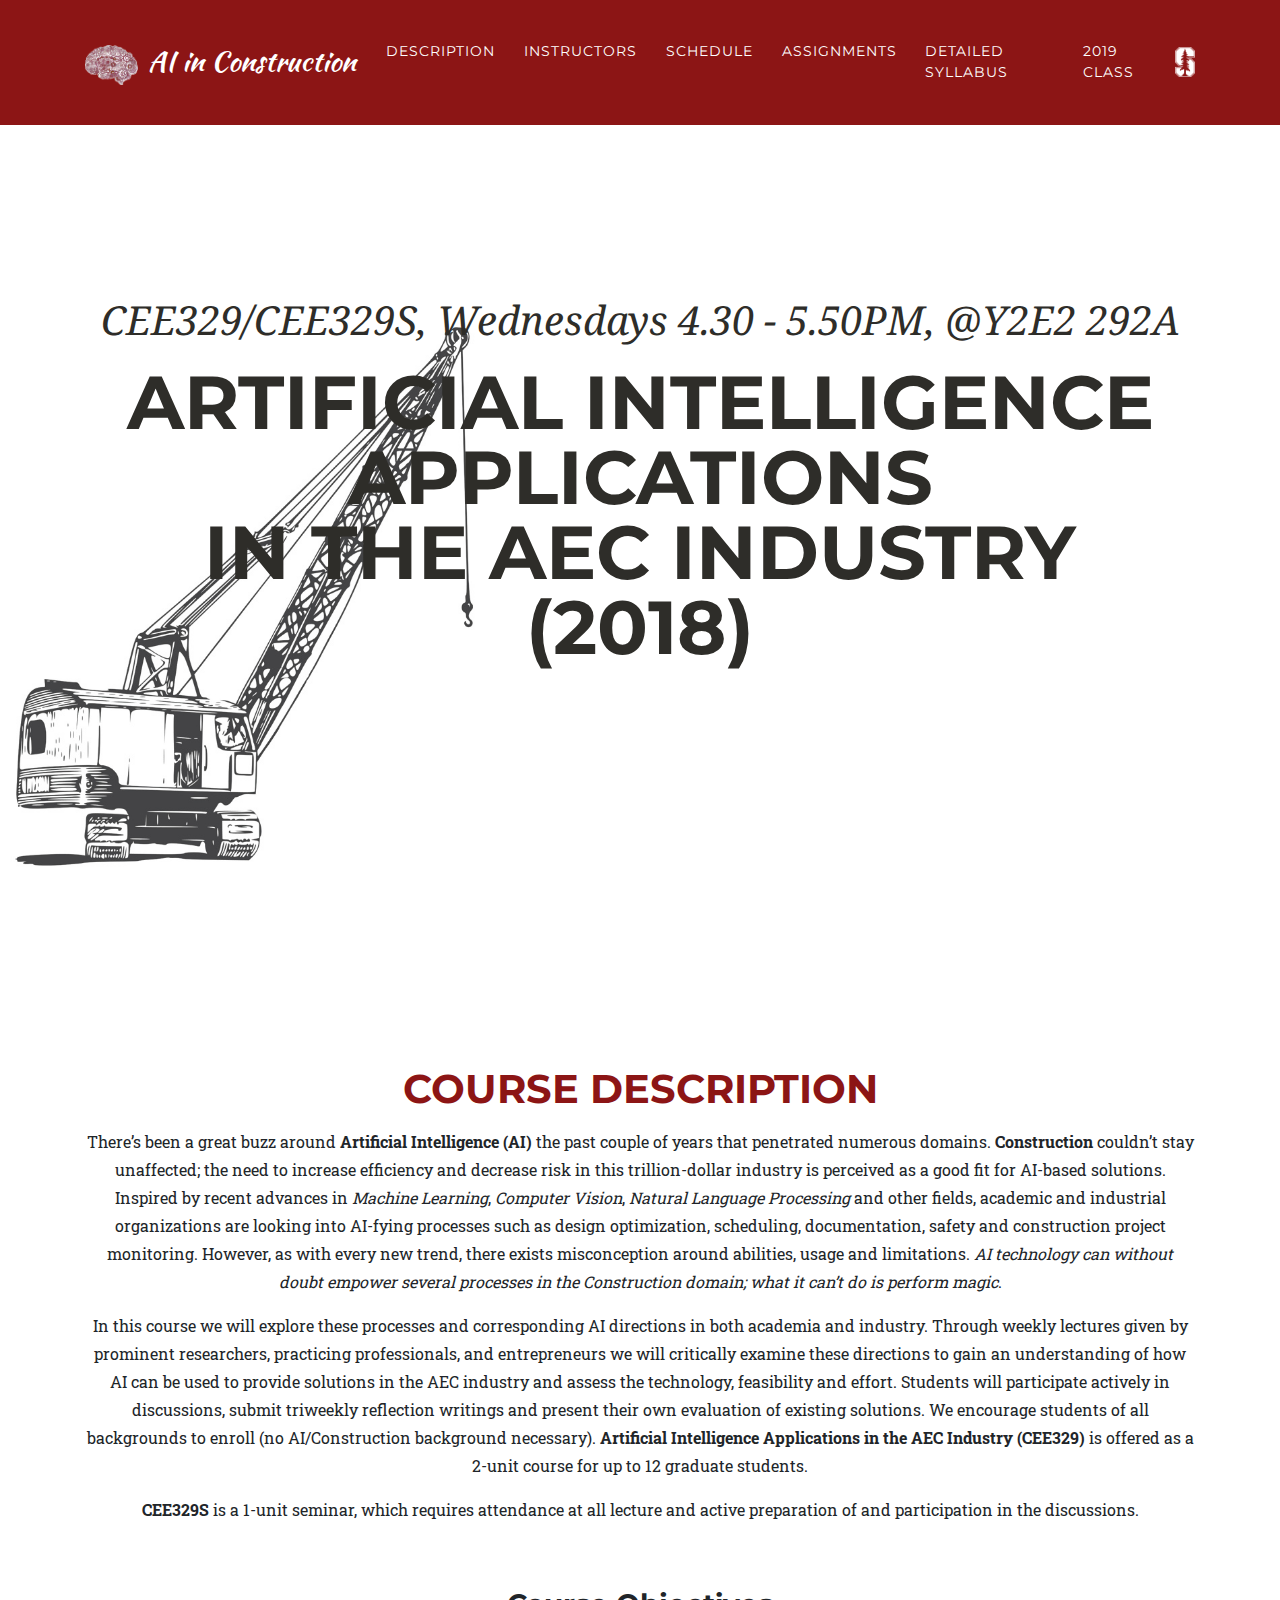
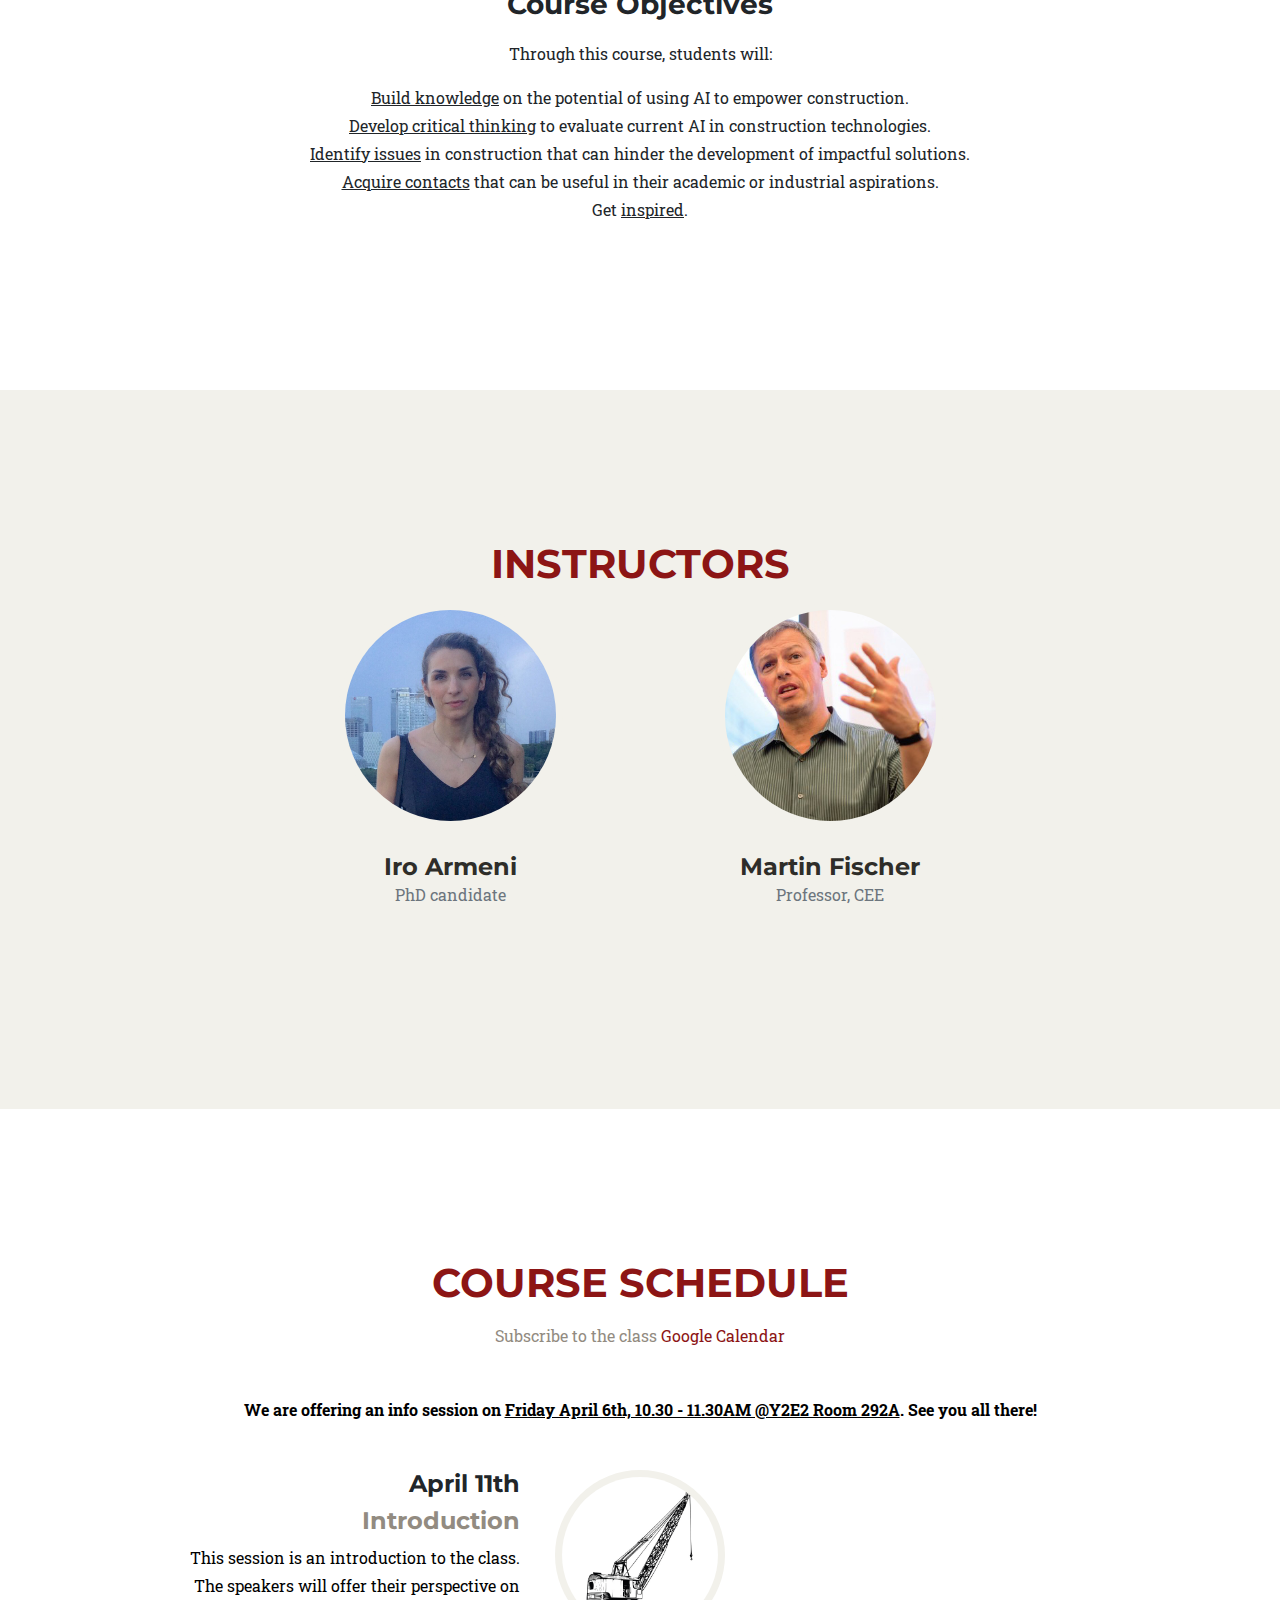
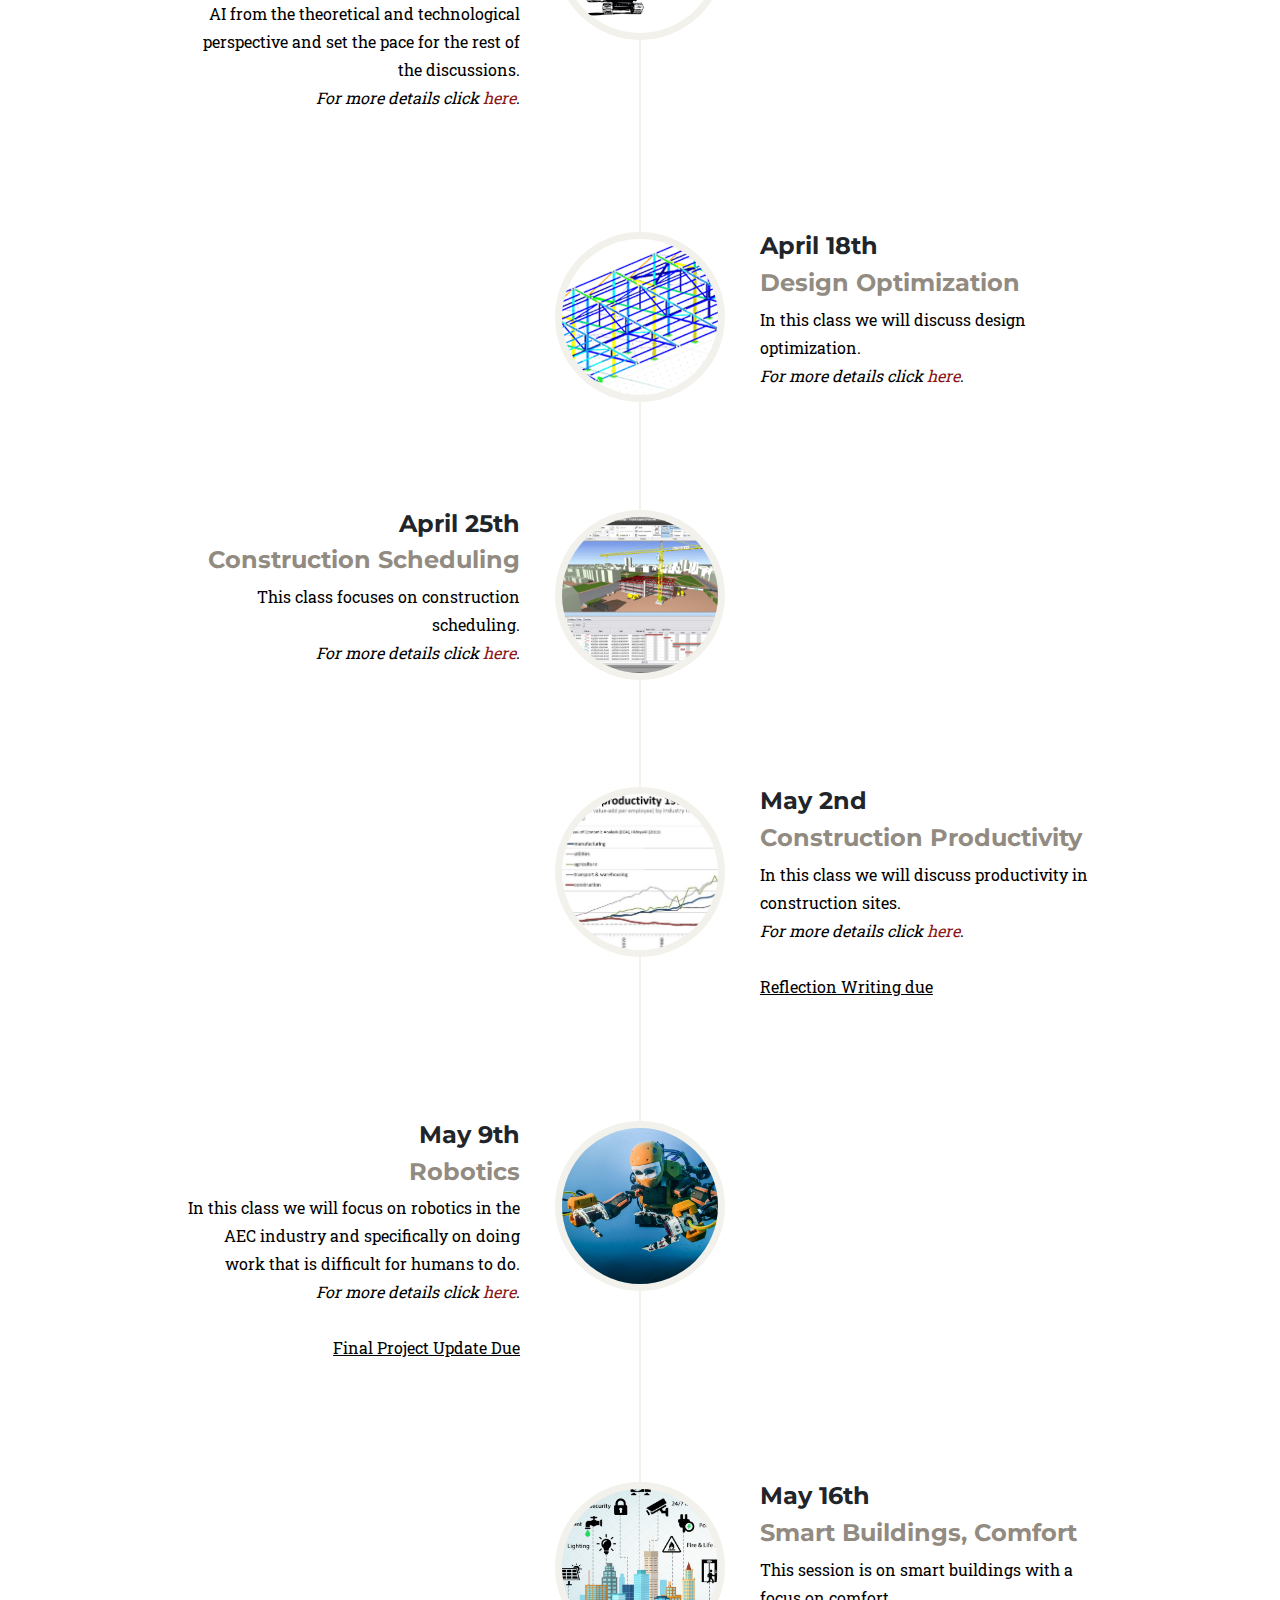
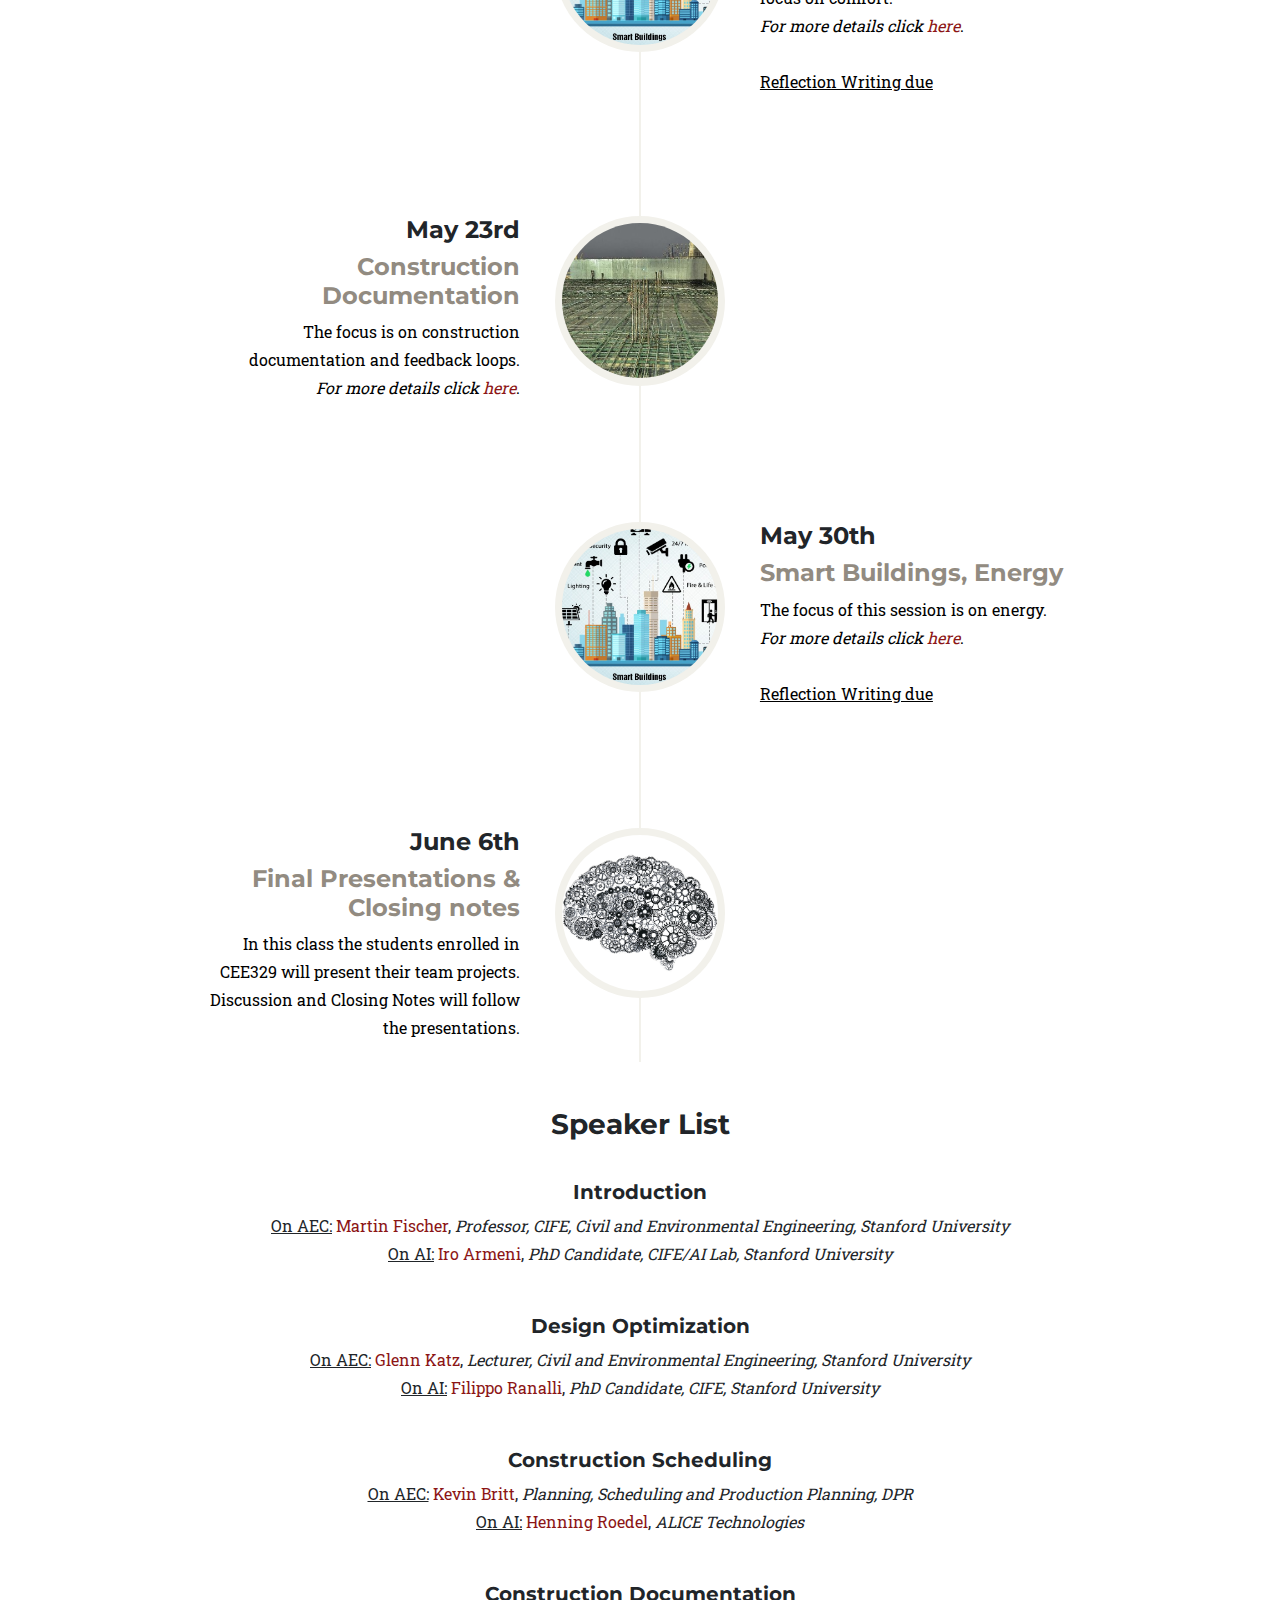
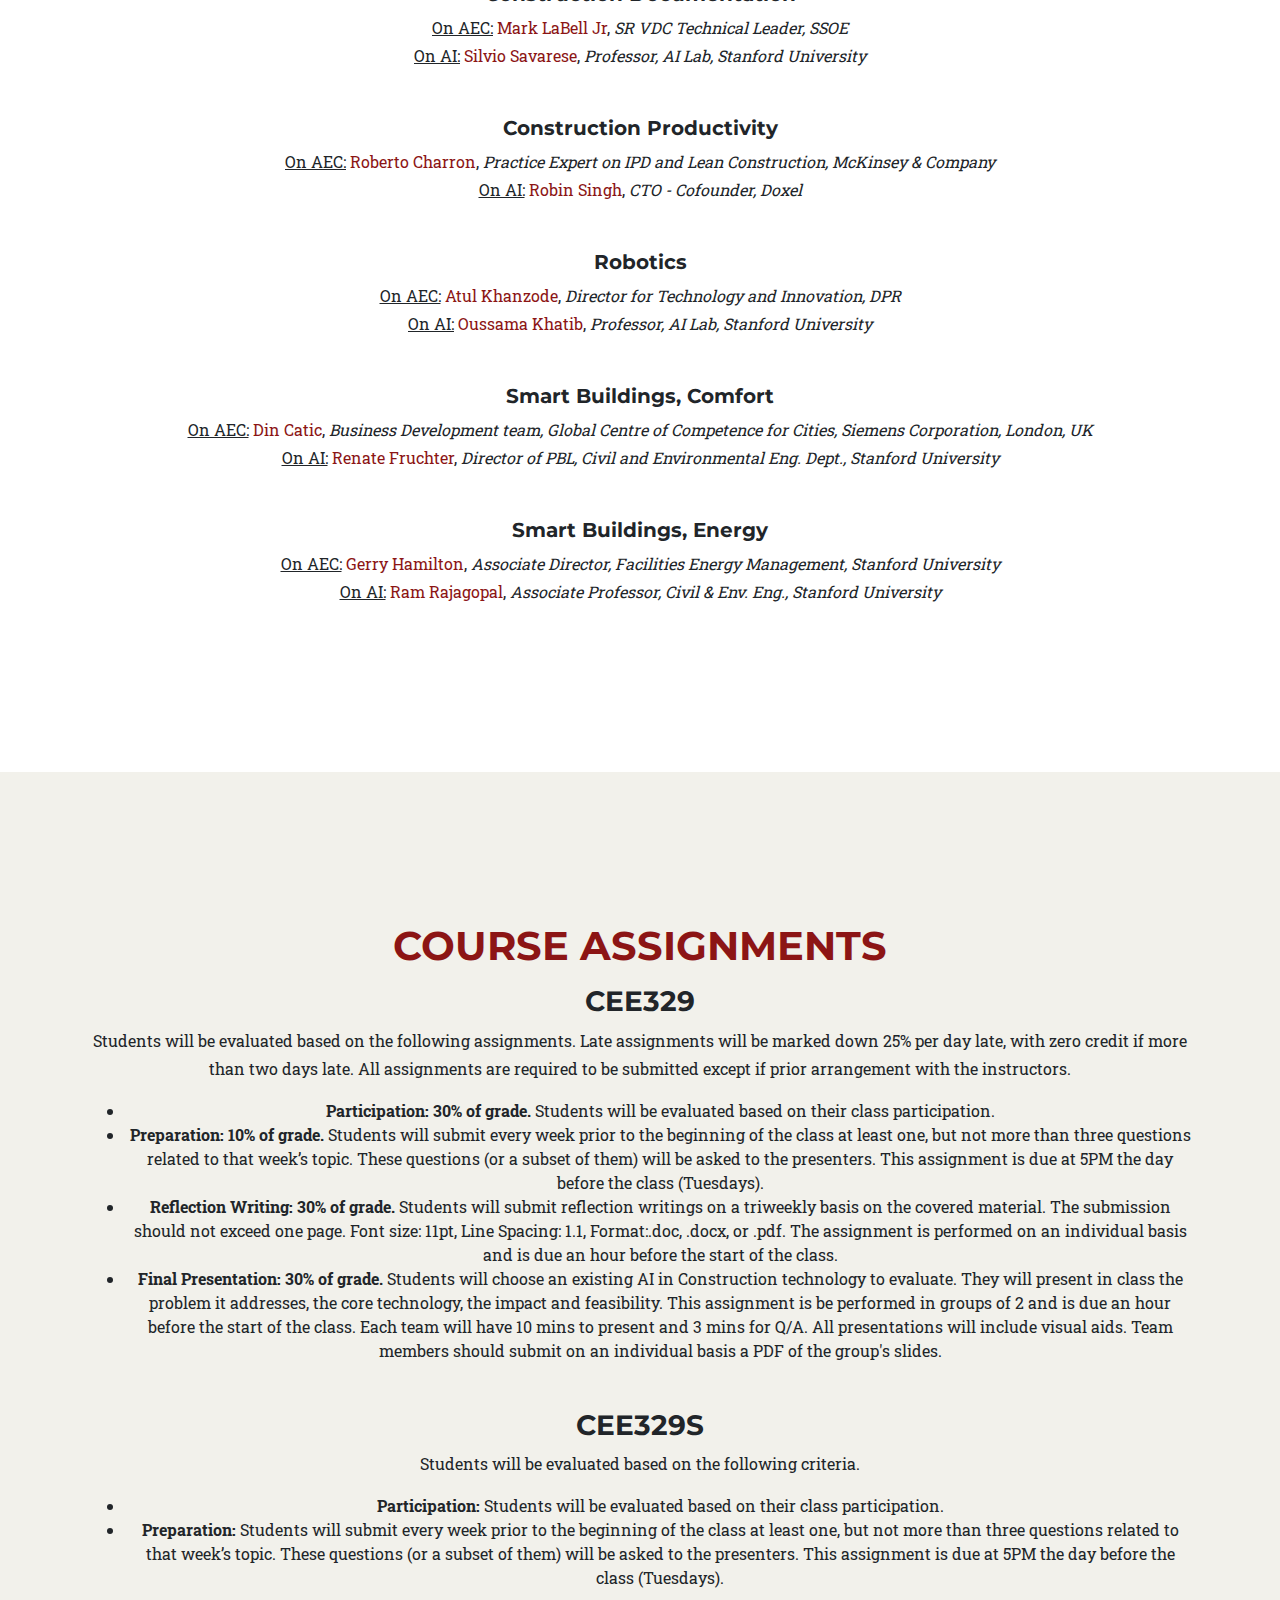
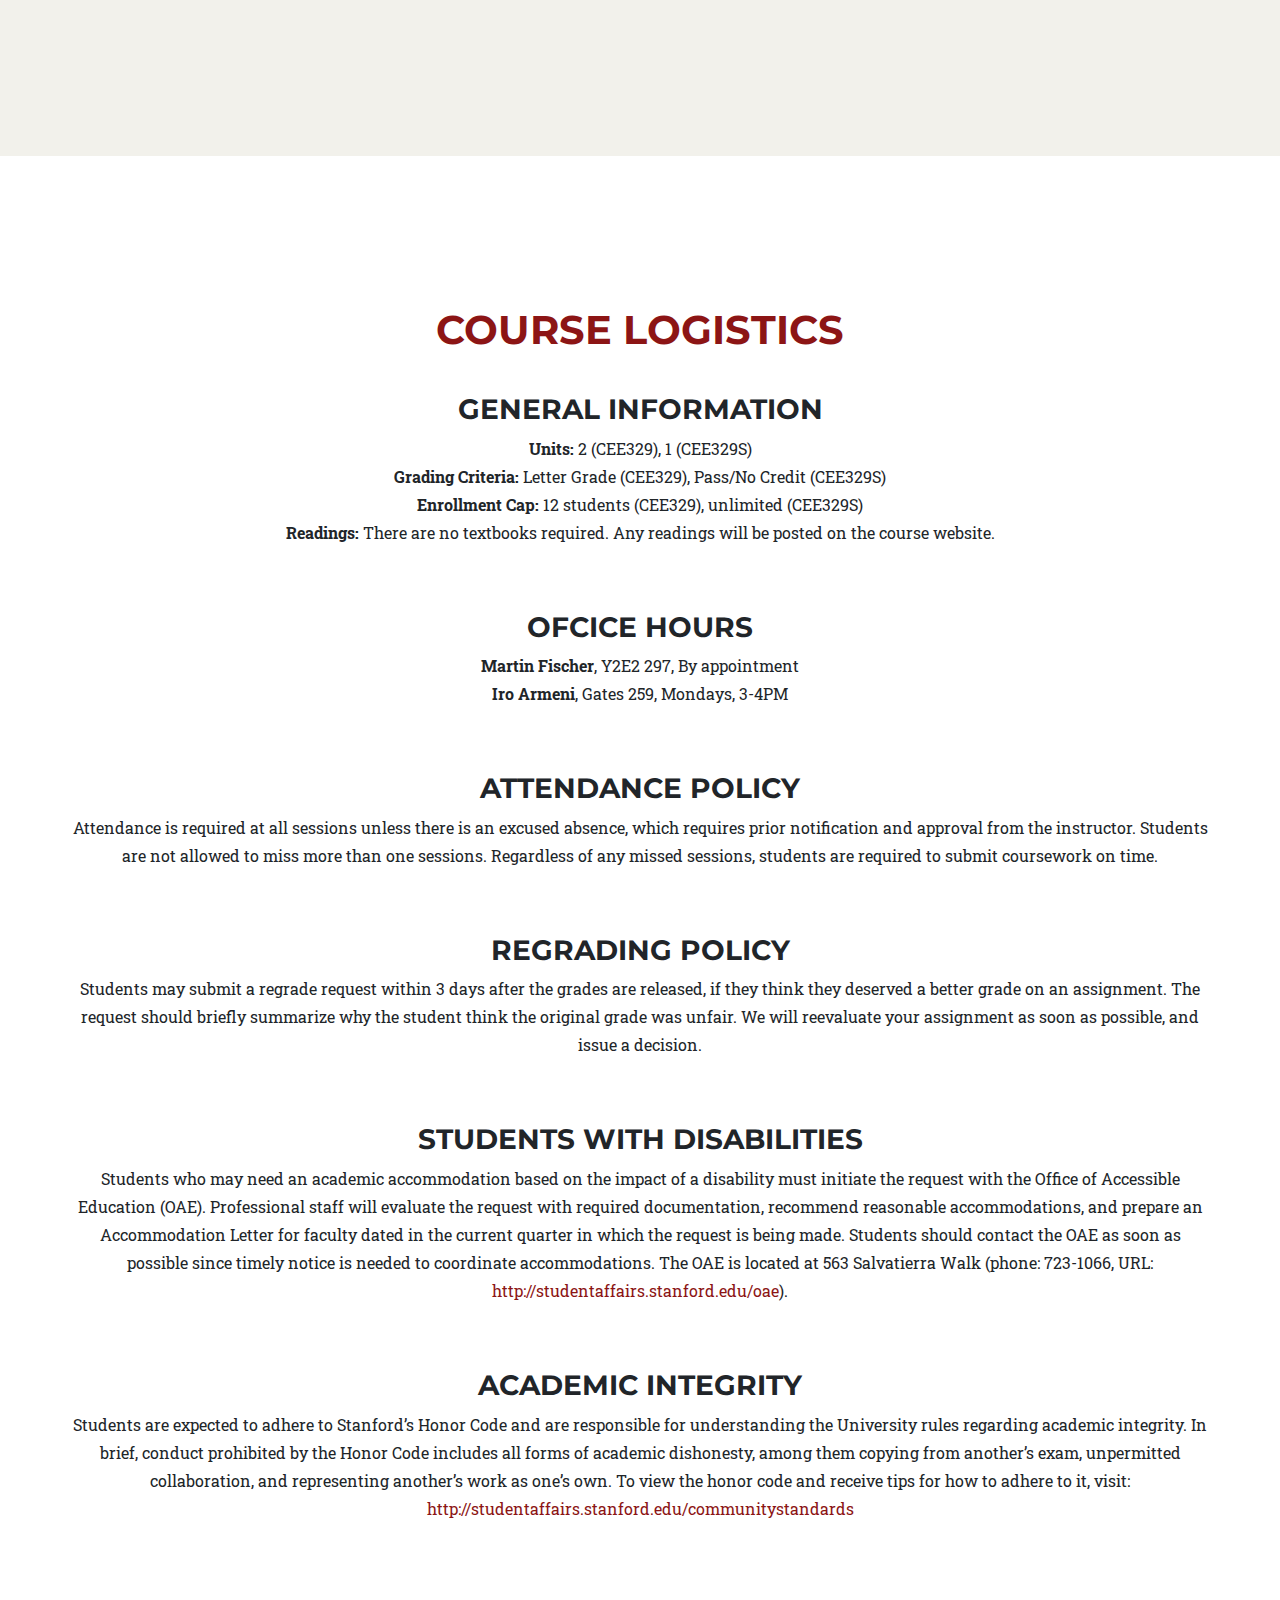
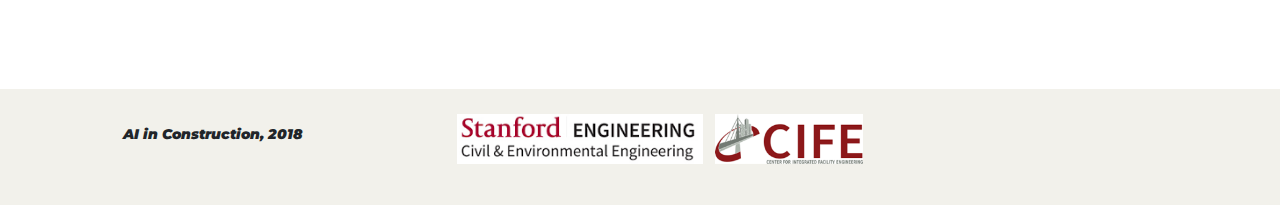
<file: cee329/index_2018.html>
<!DOCTYPE html>
<html lang="en">

  <head>

    <!-- Global site tag (gtag.js) - Google Analytics -->
    <script async src="https://www.googletagmanager.com/gtag/js?id=UA-116939508-1"></script>
    <script>
      window.dataLayer = window.dataLayer || [];
      function gtag(){dataLayer.push(arguments);}
      gtag('js', new Date());

      gtag('config', 'UA-116939508-1');
    </script>


    <meta charset="utf-8">
    <meta name="viewport" content="width=device-width, initial-scale=1, shrink-to-fit=no">
    <meta name="description" content="">
    <meta name="author" content="">

    <title>CEE329: AI in Construction</title>

    <!-- Bootstrap core CSS -->
    <link href="vendor/bootstrap/css/bootstrap.min.css" rel="stylesheet">

    <!-- Custom fonts for this template -->
    <link href="vendor/font-awesome/css/font-awesome.min.css" rel="stylesheet" type="text/css">
    <link href="https://fonts.googleapis.com/css?family=Montserrat:400,700" rel="stylesheet" type="text/css">
    <link href='https://fonts.googleapis.com/css?family=Kaushan+Script' rel='stylesheet' type='text/css'>
    <link href='https://fonts.googleapis.com/css?family=Droid+Serif:400,700,400italic,700italic' rel='stylesheet' type='text/css'>
    <link href='https://fonts.googleapis.com/css?family=Roboto+Slab:400,100,300,700' rel='stylesheet' type='text/css'>

    <!-- Custom styles for this template -->
    <link href="css/agency.min.css" rel="stylesheet">

    <link rel="apple-touch-icon" sizes="57x57" href="/img/logos/favicon/apple-icon-57x57.png">
    <link rel="apple-touch-icon" sizes="60x60" href="/img/logos/favicon/apple-icon-60x60.png">
    <link rel="apple-touch-icon" sizes="72x72" href="/img/logos/favicon/apple-icon-72x72.png">
    <link rel="apple-touch-icon" sizes="76x76" href="/img/logos/favicon/apple-icon-76x76.png">
    <link rel="apple-touch-icon" sizes="114x114" href="/img/logos/favicon/apple-icon-114x114.png">
    <link rel="apple-touch-icon" sizes="120x120" href="/img/logos/favicon/apple-icon-120x120.png">
    <link rel="apple-touch-icon" sizes="144x144" href="/img/logos/favicon/apple-icon-144x144.png">
    <link rel="apple-touch-icon" sizes="152x152" href="/img/logos/favicon/apple-icon-152x152.png">
    <link rel="apple-touch-icon" sizes="180x180" href="/img/logos/favicon/apple-icon-180x180.png">
    <link rel="icon" type="image/png" sizes="192x192" href="/img/logos/favicon/android-icon-192x192.png">
    <link rel="icon" type="image/png" sizes="32x32" href="/img/logos/favicon/favicon-32x32.png">
    <link rel="icon" type="image/png" sizes="96x96" href="/img/logos/favicon/favicon-96x96.png">
    <link rel="icon" type="image/png" sizes="16x16" href="/img/logos/favicon/favicon-16x16.png">
    <link rel="manifest" href="/manifest.json">
    <meta name="msapplication-TileColor" content="#ffffff">
    <meta name="msapplication-TileImage" content="/ms-icon-144x144.png">
    <meta name="theme-color" content="#ffffff">

  </head>

  <body id="page-top">

    <!-- Navigation -->
    <nav class="navbar navbar-expand-lg navbar-dark fixed-top" id="mainNav">
      <div class="container">
        <a class="navbar-brand js-scroll-trigger" href="index.html"><img src="img/brain.png" alt="" style="height:40px;padding-right:10px">AI in Construction</a>
        <button class="navbar-toggler navbar-toggler-right" type="button" data-toggle="collapse" data-target="#navbarResponsive" aria-controls="navbarResponsive" aria-expanded="false" aria-label="Toggle navigation">
          Menu
          <i class="fa fa-bars"></i>
        </button>
        <div class="collapse navbar-collapse" id="navbarResponsive">
          <ul class="navbar-nav text-uppercase ml-auto">
            <li class="nav-item">
              <a class="nav-link js-scroll-trigger" href="#description">Description</a>
            </li>
             <li class="nav-item">
              <a class="nav-link js-scroll-trigger" href="#instructors">Instructors</a>
            </li>
            <li class="nav-item">
              <a class="nav-link js-scroll-trigger" href="#schedule">Schedule</a>
            </li>
            <li class="nav-item">
              <a class="nav-link js-scroll-trigger" href="#assignments">Assignments</a>
            </li>
            <li class="nav-item">
              <a class="nav-link js-scroll-trigger" href="#syllabus">Detailed Syllabus</a>
            </li>
	    <li class="nav-item">
              <a class="nav-link js-scroll-trigger" href="index.html">2019 Class</a>
            </li>
          </ul>
        </div>
        <img src="img/logos/stanford2.png" alt="" style="height:30px;padding-left:10px"> 
      </div>
    </nav>

    <!-- Header -->
    <header class="masthead">
      <div class="container">
        <div class="intro-text">
          <div class="intro-lead-in">CEE329/CEE329S, Wednesdays 4.30 - 5.50PM, @Y2E2 292A </div>
          <div class="intro-heading text-uppercase">Artificial Intelligence<br>Applications<br>in the AEC Industry (2018)</div>
        </div>
      </div>
    </header>

    <!-- Services -->
    <section id="description">
      <div class="container">
        <div class="row">
          <div class="col-lg-12 text-center">
            <h2 class="section-heading text-uppercase">Course Description</h2>
          </div>
        </div>
        <div class="row text-center">
          <div class="col-lg-12 text-center">
            <p>There’s been a great buzz around <b>Artificial Intelligence (AI)</b> the past couple of years that penetrated numerous domains. <b>Construction</b> couldn’t stay unaffected; the need to increase efficiency and decrease risk in this trillion-dollar industry is perceived as a good fit for AI-based solutions. Inspired by recent advances in <i>Machine Learning</i>, <i>Computer Vision</i>, <i>Natural Language Processing</i> and other fields, academic and industrial organizations are looking into AI-fying processes such as design optimization, scheduling, documentation, safety and construction project monitoring. However, as with every new trend, there exists misconception around abilities, usage and limitations. <i>AI technology can without doubt empower several processes in the Construction domain; what it can’t do is perform magic</i>.</p>
            <p>In this course we will explore these processes and corresponding AI directions in both academia and industry. Through weekly lectures given by prominent researchers, practicing professionals, and entrepreneurs we will critically examine these directions to gain an understanding of how AI can be used to provide solutions in the AEC industry and assess the technology, feasibility and effort. Students will participate actively in discussions, submit triweekly reflection writings and present their own evaluation of existing solutions. We encourage students of all backgrounds to enroll (no AI/Construction background necessary). <b>Artificial Intelligence Applications in the AEC Industry (CEE329)</b> is offered as a 2-unit course for up to 12 graduate students.</p>
             <p><b>CEE329S</b> is a 1-unit seminar, which requires attendance at all lecture and active preparation of and participation in the discussions.</p>
          </div>
        </div>
        <br><br>
        <div class="row">
          <div class="col-lg-12 text-center">
            <h3 class="section-heading" style="padding-bottom:10px">Course Objectives</h3>
          </div>
        </div>
        <div class="row text-center">
          <div class="col-lg-12 text-center">
            <p>Through this course, students will:</p>
            <p>
              <u>Build knowledge</u> on the potential of using AI to empower construction.<br>
              <u>Develop critical thinking</u> to evaluate current AI in construction technologies.<br>
              <u>Identify issues</u> in construction that can hinder the development of impactful solutions.<br>
              <u>Acquire contacts</u> that can be useful in their academic or industrial aspirations.<br>
              Get <u>inspired</u>.<br>
            </p>
          </div>
        </div>
      </div>
    </section>


    <!-- Team -->
    <section style="background-color:#f2f1eb" id="instructors">
      <div class="container">
        <div class="row">
          <div class="col-lg-12 text-center">
            <h2 class="section-heading text-uppercase">Instructors</h2>
          </div>
        </div>
        <div class="row">
          <div class="col-sm-2">
          </div>
          <div class="col-sm-4">
            <div class="team-member">
              <img class="mx-auto rounded-circle" src="img/people/armeni.jpg" alt="iro_armeni">
              <h4><a href="https://cs.stanford.edu/~iarmeni/" style="color:#2e2d29">Iro Armeni</a></h4>
              <p class="text-muted">PhD candidate</p>
            </div>
          </div>
          <div class="col-sm-4">
            <div class="team-member">
              <img class="mx-auto rounded-circle" src="img/people/fischer.jpg" alt="martin_fischer">
              <h4><a href="https://web.stanford.edu/~fischer/"  style="color:#2e2d29">Martin Fischer</a></h4>
              <p class="text-muted">Professor, CEE</p>
            </div>
          </div>
          <div class="col-sm-2">
          </div>
        </div>
      </div>
    </section>

    <!-- About -->
    <section id="schedule">
      <div class="container">
        <div class="row">
          <div class="col-lg-12 text-center">
            <h2 class="section-heading text-uppercase">Course Schedule</h2>
          </div>
          <div class="col-lg-12 text-center">
            <p style="color:#928b81;padding-bottom:30px">Subscribe to the class <a href="https://calendar.google.com/calendar?cid=dGMwNDA4MHNrZWIxaDJiajFuZmVtbzJvdmtAZ3JvdXAuY2FsZW5kYXIuZ29vZ2xlLmNvbQ">Google Calendar</a></p>
          </div>
        </div>
         <div class="row">
          <div class="col-lg-12 text-center">
            <p style="color:#000;padding-bottom:30px"><b>We are offering an info session on <span style="text-decoration:underline">Friday April 6th, 10.30 - 11.30AM @Y2E2 Room 292A</span>. See you all there!<b></p>
          </div>
        </div>
        <div class="row">
          <div class="col-lg-12">
            <ul class="timeline">
              <li>
                <div class="timeline-image">
                  <img class="rounded-circle img-fluid" src="img/schedule/intro.png" alt="">
                </div>
                <div class="timeline-panel">
                  <div class="timeline-heading">
                    <h4>April 11th</h4>
                    <h4 class="subheading" style="color:#928b81">Introduction</h4>
                  </div>
                  <div class="timeline-body">
                    <p style="color:#000;font-weight:normal">
                    	This session is an introduction to the class. The speakers will offer their perspective on AI from the theoretical and technological perspective and set the pace for the rest of the discussions.<br>
                    	<i>For more details click <a class="portfolio-link" data-toggle="modal" href="#intro">here</a></i>.
                  </p>
                  </div>
                </div>
              </li>
              <li class="timeline-inverted">
                <div class="timeline-image">
                  <img class="rounded-circle img-fluid" src="img/schedule/design_optim.png" alt="">
                </div>
                <div class="timeline-panel">
                  <div class="timeline-heading">
                    <h4>April 18th</h4>
                    <h4 class="subheading" style="color:#928b81">Design Optimization</h4>
                  </div>
                  <div class="timeline-body">
                    <p style="color:#000;font-weight:normal">
                    	In this class we will discuss design optimization.<br>
                        <i>For more details click <a class="portfolio-link" data-toggle="modal" href="#design-opt">here</a></i>.
                    </p>
                  </div>
                </div>
              </li>
              <li>
                <div class="timeline-image">
                  <img class="rounded-circle img-fluid" src="img/schedule/constr_schedule.jpg" alt="">
                </div>
                <div class="timeline-panel">
                  <div class="timeline-heading">
                    <h4>April 25th</h4>
                    <h4 class="subheading" style="color:#928b81">Construction Scheduling</h4>
                  </div>
                  <div class="timeline-body">
                    <p style="color:#000;font-weight:normal">
                    	This class focuses on construction scheduling.<br>
                    	<i>For more details click <a class="portfolio-link" data-toggle="modal" href="#constr-schedule">here</a></i>.
                    </p>
                  </div>
                </div>
              </li>
              <li class="timeline-inverted">
                <div class="timeline-image">
                  <img class="rounded-circle img-fluid" src="img/schedule/constr_productivity.jpg" alt="">
                </div>
                <div class="timeline-panel">
                  <div class="timeline-heading">
                    <h4>May 2nd</h4>
                    <h4 class="subheading" style="color:#928b81">Construction Productivity</h4>
                  </div>
                  <div class="timeline-body">
                    <p style="color:#000;font-weight:normal">
                    	In this class we will discuss productivity in construction sites.<br>
                    	<i>For more details click <a class="portfolio-link" data-toggle="modal" href="#productiv">here</a></i>.<br><br>
                    	<u>Reflection Writing due</u>
                    </p>
                  </div>
                </div>
              </li>  
              <li>
                <div class="timeline-image">
                  <img class="rounded-circle img-fluid" src="img/schedule/robotics.jpg" alt="">
                </div>
                <div class="timeline-panel">
                  <div class="timeline-heading">
                    <h4>May 9th</h4>
                    <h4 class="subheading" style="color:#928b81">Robotics</h4>
                  </div>
                  <div class="timeline-body">
                    <p style="color:#000;font-weight:normal">
                    	In this class we will focus on robotics in the AEC industry and specifically on doing work that is difficult for humans to do.<br>
                    	<i>For more details click <a class="portfolio-link" data-toggle="modal" href="#robot">here</a></i>.<br><br>
			<u>Final Project Update Due</u>
                     </p>
                  </div>
                </div>
              </li>
              <li  class="timeline-inverted">
                <div class="timeline-image">
                  <img class="rounded-circle img-fluid" src="img/schedule/oper_sb.jpg" alt="">
                </div>
                <div class="timeline-panel">
                  <div class="timeline-heading">
                    <h4>May 16th</h4>
                    <h4 class="subheading" style="color:#928b81">Smart Buildings, Comfort</h4>
                  </div>
                  <div class="timeline-body">
                    <p style="color:#000;font-weight:normal">
                    	This session is on smart buildings with a focus on comfort.<br>
                    	<i>For more details click <a class="portfolio-link" data-toggle="modal" href="#build-comfort">here</a></i>.<br><br>
                    	<u>Reflection Writing due</u>
                     </p>
                  </div>
                </div>
              </li>
              <li>
                <div class="timeline-image">
                  <img class="rounded-circle img-fluid" src="img/schedule/constr_documentation.jpg" alt="">
                </div>
                <div class="timeline-panel">
                  <div class="timeline-heading">
                    <h4>May 23rd</h4>
                    <h4 class="subheading" style="color:#928b81">Construction Documentation</h4>
                  </div>
                  <div class="timeline-body">
                    <p style="color:#000;font-weight:normal">
                    	The focus is on construction documentation and feedback loops.<br>
                    	<i>For more details click <a class="portfolio-link" data-toggle="modal" href="#document">here</a></i>.
                     </p>
                  </div>
                </div>
              </li>
              <li class="timeline-inverted">
                <div class="timeline-image">
                  <img class="rounded-circle img-fluid" src="img/schedule/oper_sb.jpg" alt="">
                </div>
                <div class="timeline-panel">
                  <div class="timeline-heading">
                    <h4>May 30th</h4>
                    <h4 class="subheading" style="color:#928b81">Smart Buildings, Energy</h4>
                  </div>
                  <div class="timeline-body">
                    <p style="color:#000;font-weight:normal">
                    	The focus of this session is on energy.<br>
                    	<i>For more details click <a class="portfolio-link" data-toggle="modal" href="#build-energy">here</a></i>.<br><br>
                      	<u>Reflection Writing due</u>
                    </p>
                  </div>
                </div>
              </li>
              <li>
                <div class="timeline-image">
                  <img class="rounded-circle img-fluid" src="img/schedule/conclusion.png" alt="">
                </div>
                <div class="timeline-panel">
                  <div class="timeline-heading">
                    <h4>June 6th</h4>
                    <h4 class="subheading" style="color:#928b81">Final Presentations & Closing notes</h4>
                  </div>
                  <div class="timeline-body">
                    <p style="color:#000;font-weight:normal">In this class the students enrolled in CEE329 will present their team projects. Discussion and Closing Notes will follow the presentations.</p>
                  </div>
                </div>
              </li>
            </ul>
          </div>
        </div>
        

        <div class="row">
          <div class="col-lg-12 text-center">
            <h3 class="section-heading" style="padding-top:30px">Speaker List</h3>
          </div>
        </div>  
        <div class="row">
          <div class="col-lg-12 text-center">
        	<h5 style="padding-top:30px">Introduction</h5>
            <p style="font-weight:normal">
              <u>On AEC:</u> <a href="https://web.stanford.edu/~fischer/">Martin Fischer</a>, <i>Professor, CIFE, Civil and Environmental Engineering, Stanford University</i><br>
              <u>On AI:</u>  <a href="https://cs.stanford.edu/~iarmeni/">Iro Armeni</a>, <i>PhD Candidate, CIFE/AI Lab, Stanford University</i><br>
            </p>

            <h5 style="padding-top:30px">Design Optimization</h5>
            <p style="font-weight:normal">
              <u>On AEC:</u> <a href="">Glenn Katz</a>, <i>Lecturer, Civil and Environmental Engineering, Stanford University</i><br>
              <u>On AI:</u>  <a href="https://www.linkedin.com/in/filippo-ranalli-a70a3087/">Filippo Ranalli</a>, <i>PhD Candidate, CIFE, Stanford University</i><br>
            </p>

            <h5 style="padding-top:30px">Construction Scheduling</h5>
            <p style="font-weight:normal">
              <u>On AEC:</u> <a href="">Kevin Britt</a>, <i>Planning, Scheduling and Production Planning, DPR</i><br>
              <u>On AI:</u> <a href="">Henning Roedel</a>, <i>ALICE Technologies</i><br>
            </p>
            <h5 style="padding-top:30px">Construction Documentation</h5>
            <p style="font-weight:normal">
              <u>On AEC:</u> <a href="">Mark LaBell Jr</a>, <i>SR VDC Technical Leader, SSOE</i><br>
              <u>On AI:</u>  <a href="http://cvgl.stanford.edu/silvio/">Silvio Savarese</a>, <i>Professor, AI Lab, Stanford University</i><br>
            </p>
            <h5 style="padding-top:30px">Construction Productivity</h5>
            <p style="font-weight:normal">
              <u>On AEC:</u> <a href="">Roberto Charron</a>, <i>Practice Expert on IPD and Lean Construction, McKinsey & Company</i><br>
              <u>On AI:</u>  <a href="">Robin Singh</a>, <i>CTO - Cofounder, Doxel</i><br>
            </p>
            <h5 style="padding-top:30px">Robotics</h5>
            <p style="font-weight:normal">
              <u>On AEC:</u> <a href="">Atul Khanzode</a>, <i>Director for Technology and Innovation, DPR</i><br>
              <u>On AI:</u>  <a href="https://cs.stanford.edu/groups/manips/ok.html">Oussama Khatib</a>, <i>Professor, AI Lab, Stanford University</i><br>
            </p>
            <h5 style="padding-top:30px">Smart Buildings, Comfort</h5>
            <p style="font-weight:normal">
              <u>On AEC:</u> <a href="">Din Catic</a>, <i>Business Development team, Global Centre of Competence for Cities, Siemens Corporation, London, UK</i><br>
              <u>On AI:</u>  <a href="http://pbl.stanford.edu/fruchter_bio.htm">Renate Fruchter</a>, <i>Director of PBL, Civil and Environmental Eng. Dept., Stanford University</i><br>
            </p>
            <h5 style="padding-top:30px">Smart Buildings, Energy</h5>
            <p style="font-weight:normal">
              <u>On AEC:</u> <a href="">Gerry Hamilton</a>, <i>Associate Director, Facilities Energy Management, Stanford University</i> <i></i><br>
              <u>On AI:</u>  <a href="https://web.stanford.edu/~ramr/">Ram Rajagopal</a>, <i>Associate Professor, Civil & Env. Eng., Stanford University</i><br>
            </p>
          </div>
        </div>
      </div>
    </section>

    
    <!-- Course Assignments -->
    <section  style="background-color:#f2f1eb"  id="assignments">
      <div class="container">
        <div class="row">
          <div class="col-lg-12 text-center">
            <h2 class="section-heading text-uppercase">Course Assignments</h2>
          </div>
        </div>
        <h3 class="section-heading text-uppercase text-center">CEE329</h3>
        <div class="row">
          <div class="col-lg-12 text-center">
            <p style="font-weight:normal">Students will be evaluated based on the following assignments. Late assignments will be marked down 25% per day late, with zero credit if more than two days late. All assignments are required to be submitted except if prior arrangement with the instructors.</p>
            <ul style="font-weight:normal">
              <li><b>Participation: 30% of grade.</b> Students will be evaluated based on their class participation.</li>
              <li><b>Preparation: 10% of grade.</b> Students will submit every week prior to the beginning of the class at least one, but not more than three questions related to that week’s topic. These questions (or a subset of them) will be asked to the presenters. This assignment is due at 5PM the day before the class (Tuesdays).</li>
              <li><b>Reflection Writing: 30% of grade.</b> Students will submit reflection writings on a triweekly basis on the covered material. The submission should not exceed one page. Font size: 11pt, Line Spacing: 1.1, Format:.doc, .docx, or .pdf. The assignment is performed on an individual basis and is due an hour before the start of the class. </li>
              <li><b>Final Presentation: 30% of grade.</b> Students will choose an existing AI in Construction technology to evaluate. They will present in class the problem it addresses, the core technology, the impact and feasibility. This assignment is be performed in groups of 2 and is due an hour before the start of the class. Each team will have 10 mins to present and 3 mins for Q/A. All presentations will include visual aids. Team members should submit on an individual basis a PDF of the group's slides.</li>
            </ul>
          </div>
        </div>
        <h3 class="section-heading text-uppercase text-center" style="padding-top:30px">CEE329S</h3>
        <div class="row">
          <div class="col-lg-12 text-center">
            <p style="font-weight:normal">Students will be evaluated based on the following criteria.</p>
            <ul style="font-weight:normal">
              <li><b>Participation: </b> Students will be evaluated based on their class participation.</li>
              <li><b>Preparation: </b> Students will submit every week prior to the beginning of the class at least one, but not more than three questions related to that week’s topic. These questions (or a subset of them) will be asked to the presenters. This assignment is due at 5PM the day before the class (Tuesdays).</li>
            </ul>
          </div>
        </div>
	</div>
    </section>


    <!-- Detailed Syllabus -->
     <section id="syllabus">
      <div class="container">
        <div class="row">
          <div class="col-lg-12 text-center">
            <h2 class="section-heading text-uppercase">Course Logistics</h2>
          </div>
        </div>
        <br>
        <div class="row">
          <div class="col-lg-12 text-center">
            <h3 class="section-heading text-uppercase">General Information</h3>
          </div>
        </div>
        <div class="row">
          <div class="col-lg-12 text-center">
            <p style="font-weight:normal">
              <b>Units:</b> 2 (CEE329), 1 (CEE329S)<br>
              <b>Grading Criteria:</b> Letter Grade (CEE329), Pass/No Credit (CEE329S)<br>
              <b>Enrollment Cap:</b> 12 students (CEE329), unlimited (CEE329S)<br>
              <b>Readings:</b> There are no textbooks required. Any readings will be posted on the course website.<br>
            </p>
          </div>
        </div>
        <br><br>
        <div class="row">
          <div class="col-lg-12 text-center">
            <h3 class="section-heading text-uppercase">Ofcice hours</h3>
          </div>
        </div>
        <div class="row">
          <div class="col-lg-12 text-center">
            <p style="font-weight:normal">
              <b>Martin Fischer</b>, Y2E2 297, By appointment<br>
              <b>Iro Armeni</b>, Gates 259, Mondays, 3-4PM<br>
            </p>
          </div>
        </div>
        <br><br>
        <div class="row">
          <div class="col-lg-12 text-center">
            <h3 class="section-heading text-uppercase">Attendance Policy</h3>
          </div>
        </div>
        <div class="row text-center">
          <p style="font-weight:normal">Attendance is required at all sessions unless there is an excused absence, which requires prior notification and approval from the instructor. Students are not allowed to miss more than one sessions. Regardless of any missed sessions, students are required to submit coursework on time.</p>
        </div>
        <br><br>
        <div class="row">
          <div class="col-lg-12 text-center">
            <h3 class="section-heading text-uppercase">Regrading Policy</h3>
          </div>
        </div>
        <div class="row text-center">
          <p style="font-weight:normal">Students may submit a regrade request within 3 days after the grades are released, if they think they deserved a better grade on an assignment. The request should briefly summarize why the student think the original grade was unfair. We will reevaluate your assignment as soon as possible, and issue a decision.</p>
        </div>
        <br><br>
        <div class="row">
          <div class="col-lg-12 text-center">
            <h3 class="section-heading text-uppercase">Students with Disabilities</h3>
          </div>
        </div>
        <div class="row text-center">
          <p style="font-weight:normal">Students who may need an academic accommodation based on the impact of a disability must initiate the request with the Office of Accessible Education (OAE). Professional staff will evaluate the request with required documentation, recommend reasonable accommodations, and prepare an Accommodation Letter for faculty dated in the current quarter in which the request is being made. Students should contact the OAE as soon as possible since timely notice is needed to coordinate accommodations. The OAE is located at 563 Salvatierra Walk (phone: 723-1066, URL: <a href="http://studentaffairs.stanford.edu/oae">http://studentaffairs.stanford.edu/oae</a>).</p>
        </div>
        <br><br>
        <div class="row">
          <div class="col-lg-12 text-center">
            <h3 class="section-heading text-uppercase">Academic Integrity</h3>
          </div>
        </div>
        <div class="row text-center">
          <p style="font-weight:normal">Students are expected to adhere to Stanford’s Honor Code and are responsible for understanding the University rules regarding academic integrity. In brief, conduct prohibited by the Honor Code includes all forms of academic dishonesty, among them copying from another’s exam, unpermitted collaboration, and representing another’s work as one’s own. To view the honor code and receive tips for how to adhere to it, visit: <a href="http://studentaffairs.stanford.edu/communitystandards">http://studentaffairs.stanford.edu/communitystandards</a></p>
        </div>
      </div>
    </section>


    <!-- Footer -->
    <footer  style="background-color:#f2f1eb">
      <div class="container" >
        <div class="row">
          <div class="col-md-3">
            <span class="copyright"><i>AI in Construction, 2018</i></span>
          </div>
          <div class="col-md-6">
            <ul>
              <li class="list-inline-item">
                <a href="https://cee.stanford.edu">
                  <img src="img/logos/cee.png" alt="" style="height:50px">
                </a>
              </li>
              <li class="list-inline-item">
                <a href="https://cife.stanford.edu">
                  <img src="img/logos/cife2.png" alt="" style="height:50px">
                </a>
              </li>
            </ul>
          </div>
          <div class="col-md-3">
          </div>
        </div>
      </div>
    </footer>

    <!-- Portfolio Modals -->

    <!--Intro -->
    <div class="portfolio-modal modal fade" id="intro" tabindex="-1" role="dialog" aria-hidden="true">
      <div class="modal-dialog">
        <div class="modal-content">
          <div class="container">
            <div class="row">
              <div class="col-lg-8 mx-auto">
                <div class="modal-body">
                  <!-- Project Details Go Here -->
                  <h2 class="text-uppercase">Introduction</h2>
                  <p class="item-intro text-muted">
                  	This session is an introduction to the class. The speakers will offer their perspective on AI from the theoretical and technological perspective and set the pace for the rest of the discussions.</p>
                <ul>
                    <u>Speakers:</u>
                  	<li><u>On AEC:</u> <a href="https://web.stanford.edu/~fischer/">Martin Fischer</a>, <i>Professor, CIFE, Civil and Environmental Engineering, Stanford University</i></li>
              		<li><u>On AI:</u>  <a href="https://cs.stanford.edu/~iarmeni/">Iro Armeni</a>, <i>PhD Candidate, CIFE/AI Lab, Stanford University</i></li>
              	</ul>
                </p>
                 <ul class="list-inline">
                    <li>Date: April 11th 2018</li>
                    <li>Location: Y2E2, Room 292A</li>
                 </ul>
                  <button class="btn btn-primary" data-dismiss="modal" type="button">
                    <i class="fa fa-times"></i>
                    Close</button>
                </div>
              </div>
            </div>
          </div>
        </div>
      </div>
    </div>
  
    <!-- Design Optimization -->
    <div class="portfolio-modal modal fade" id="design-opt" tabindex="-1" role="dialog" aria-hidden="true">
      <div class="modal-dialog">
        <div class="modal-content">
          <div class="container">
            <div class="row">
              <div class="col-lg-8 mx-auto">
                <div class="modal-body">
                  <!-- Project Details Go Here -->
                  <h2 class="text-uppercase">Design Optimization</h2>
                  <p class="item-intro text-muted">
                  	This session dives into the first AEC topic on Design Optimization. <br>We are very excited to have <b><i>Glenn Katz</i></b> and <b><i>Filippo Rannali</i></b> join us to present their perspectives of AI technology from the industry and technology side respectively. Following their presentations, we will have a Q&A session to foster further discussion on this topic and tie back industry and technology. Below you can find the bios of the speakers and a short description of their talk.</p>
	                <ul>
	                    <u>Speakers</u>
	                  	<li style="font-weight:normal"><u>On AEC:</u> <a href="">Glenn Katz</a>, <i>Lecturer, Civil and Environmental Engineering, Stanford University</i></li>
	              		<li style="font-weight:normal"> <u>On AI:</u>  <a href="https://www.linkedin.com/in/filippo-ranalli-a70a3087/">Filippo Ranalli</a>, <i>PhD Candidate, CIFE, Stanford University</i></li>
	              	</ul>
	              	<br><br>

	              	<p style="font-weight:normal">
	              		<b><u>Talks</u></b><br>
	              		<u>Parametric Design in AEC — A Business Perspective</u><br>
	              		<b><i>Glenn</i></b> will present a framework for understanding the evolution of applications of parametric design technology in the AEC industry, focusing on the factors that drive adoption and technology innovation from a business perspective.  He will share examples of how parametric modeling and rule-based systems are being used today as a foundation for interactive design assistance, design verification, and design optimization, then look ahead to how emerging applications of generative design and new models for human computer interaction can deliver AEC business advantages.<br><br>
	              		<u>The Frontier of Structural Optimization and the Prospects of AI</u><br>
	              		<b><i>Filippo</i></b> will present his research on automating and optimizing the sizing and layout of steel structures for cost, while satisfying all the specified project requirements on strength, stiffness and buildability. He will follow with a description of which AI algorithms are relevant to structural design optimization, and in what ways they can be deployed.
	              	</p>
	              	<br><br>
	              	<p style="font-weight:normal">
	              		<b><u>Speaker Bios</u></b><br>
	              		<b><i>Glenn Katz</i></b>  is an educator at Stanford University, focussing on courses integrating BIM, systems integration, parametric design optimization, and sustainable design principles, as well as leading the building design team at Bearington Studios — a design firm in San Jose, CA.  Glenn has over 35 years of industry experience working at the intersection of AEC, education, and technology. He created the Autodesk BIM Curriculum for AEC and publishes extensively through his educational website at www.bimtopia.com and his YouTube channel – BIMtopia – which has over 9000 subscribers and 1.7 million views. Glenn graduated from MIT, where he focused on architecture and structural engineering, then completed the M.S. degree program in construction management at Stanford University.<br><br>
	              		<b><i>Filippo Rannali</i></b> is originally from Italy, where he obtained his BS in Civil Engineering. He came to Stanford as a Structural MS student, and he is currently pursuing a PhD with Martin Fischer in automating and optimizing the design of large-scale steel structures for industry applications. His research interests include applying modern AI methods to the optimization and scheduling of structures to generate a feedback process that evaluates several design scenarios for each project..
	              	</p>
	                 <ul class="list-inline">
	                    <li>Date: April 18th 2018</li>
	                    <li>Location: Y2E2, Room 292A</li>
	                 </ul>
	                  <button class="btn btn-primary" data-dismiss="modal" type="button">
	                    <i class="fa fa-times"></i>
	                    Close</button>
                </div>
              </div>
            </div>
          </div>
        </div>
      </div>
    </div>

    <!-- Construction Scheduling -->
    <div class="portfolio-modal modal fade" id="constr-schedule" tabindex="-1" role="dialog" aria-hidden="true">
      <div class="modal-dialog">
        <div class="modal-content">
          <div class="container">
            <div class="row">
              <div class="col-lg-8 mx-auto">
                <div class="modal-body">
                  <!-- Project Details Go Here -->
                  <h2 class="text-uppercase">Construction Scheduling</h2>
                  <p class="item-intro text-muted">
                  	This <i>Wednesday (5/2)</i> we will proceed to our next AEC topic on <b>Construction Scheduling</b>. We are very excited to have <b><i>Kevin Britt</i></b> and <b><i>Henning Roedel</i></b> join us to present their perspectives of AI technology from the industry and technology side respectively. As always, following their presentations, we will have a Q&A session to foster further discussion on this topic and tie back industry and technology. Below you can find the bios of the speakers and a short description of their talk.
                  </p>
	                <ul>
	                    <u>Speakers</u>
	                  	<li style="font-weight:normal"><u>On AEC:</u> <a href="">Kevin Britt</a>, <i>Planning, Scheduling and Production Planning, DPR</i></li>
	              		<li style="font-weight:normal"> <u>On AI:</u>  <a href="">Henning Roedel</a>, <i>ALICE Technologies</i></li>
	              	</ul>
	              	<br><br>

	              	<p style="font-weight:normal">
	              		<b><u>Talks</u></b><br>
	              		<u>Project Lifecycle Scheduling - Challenges & Successes</u><br>
	              		<b><i>Kevin</i></b> will be discussing challenges and successes of project lifecycle Scheduling through 7 key principals of PSPP at DPR. He has learned that a successful scheduling system relies on a planning first approach, with teams working collaboratively to develop, align and execute a plan that they trust and believe is achievable. While CPM Schedules are the company standard for all projects, Kevin believes social planning efforts and scientific, model-based scheduling has a higher probability of successful outcomes on projects.<br><br>
	              		<u>Extending construction scheduling modeling approaches with AI</u><br>
	              		<b><i>Henning</i></b> will discuss advances on using AI technologies for this task, including feasibility, effort and challenges. Current construction scheduling technology relies on a single method to model constraints: precedence. The use of precedence has enabled the calculation of critical paths within schedules, e.g. the identification of tasks for which a change in duration would lead to the overall change in schedule duration. A new AI scheduling algorithm has extended constraint modeling to include resource pools, allowing for more advanced constraint modeling as well as the ability to search the construction schedule state space. This talk will briefly discuss these topics and pose a challenge to students on how technology can be better used to identify critical paths and driving constraints.
	              	</p>
	              	<br><br>
	              	<p style="font-weight:normal">
	              		<b><u>Speaker Bios</u></b><br>
	              		<b><i>Kevin Britt</i></b> is the National leader of Planning, Scheduling and Production Planning (PSPP) at DPR Construction. Kevin’s passion is continuously finding ways to improve PSPP at DPR and believes the best system is the right balance of People, Process and Tools. In 2000, he received a BS in Construction Management from the University of Cincinnati at Cincinnati, Ohio.<br><br>
	              		<b><i>Henning Roedel</i></b> recently received his doctorate in Civil and Environmental Engineering at Stanford University in partnership with NASA Ames Research Center, wherein he led the characterization of protein-bound concretes for structural applications both on- and off-Earth. Prior to becoming a materials scientist, Henning received his MS at Stanford University in Construction Management with an emphasis in Virtual Design and Construction. He received a BS in Civil and Environmental Engineering from the University of California at Los Angeles, focusing on structural engineering and hydrology.
	              	</p>
	                 <ul class="list-inline">
	                    <li>Date: April 25th 2018</li>
	                    <li>Location: Y2E2, Room 292A</li>
	                 </ul>
	                  <button class="btn btn-primary" data-dismiss="modal" type="button">
	                    <i class="fa fa-times"></i>
	                    Close</button>
                </div>
              </div>
            </div>
          </div>
        </div>
      </div>
    </div>

    <!-- Construction Productivity -->
    <div class="portfolio-modal modal fade" id="productiv" tabindex="-1" role="dialog" aria-hidden="true">
      <div class="modal-dialog">
        <div class="modal-content">
          <div class="container">
            <div class="row">
              <div class="col-lg-8 mx-auto">
                <div class="modal-body">
                  <!-- Project Details Go Here -->
                  <h2 class="text-uppercase">Construction Productivity</h2>
                  <p class="item-intro text-muted">
                  	This <i>Wednesday (5/2)</i> we will proceed to our next AEC topic on <b>Construction Productivity</b>. We are very excited to have <b><i>Roberto Charron</i></b> and <b><i>Robin Singh</i></b> join us to present their perspectives of AI technology from the industry and technology side respectively. As always, following their presentations, we will have a Q&A session to foster further discussion on this topic and tie back industry and technology. Below you can find the bios of the speakers and a short description of their talk.
                  </p>
	                <ul>
	                    <u>Speakers</u>
	                  	<li style="font-weight:normal"><u>On AEC:</u> <a href="">Roberto Charron</a>, <i>Practice Expert on IPD and Lean Construction, McKinsey & Company</i></li>
	              		<li style="font-weight:normal"> <u>On AI:</u>  <a href="">Robin Singh</a>, <i>CTO - Cofounder, Doxel</i></li>
	              	</ul>
	              	<br><br>

	              	
	              	<p style="font-weight:normal">
	              		<b><u>Talks</u></b><br>
	              		<u>Reinventing construction: a route to higher productivity - <i>Roberto Charron</i></u><br>
	              		The construction sector is one of the largest in the world economy, with about $10 trillion spent on construction-related goods and services every year. However, the industry’s productivity has trailed that of other sectors for decades, and there is a $1.6 trillion opportunity to close the gap.<br>
- Globally, construction sector labor-productivity growth averaged 1 percent a year over the past two decades, compared with 2.8 percent for the total world economy and 3.6 percent for manufacturing. If construction productivity were to catch up with the total economy, the industry’s value added could rise by $1.6 trillion a year.<br>
- Examples of innovative firms and regions suggest that acting in seven areas simultaneously could boost productivity by 50 to 60 percent. They are: reshape regulation; rewire the contractual framework to reshape industry dynamics; rethink design and engineering processes; improve procurement and supply-chain management; improve on-site execution; infuse digital technology, new materials, and advanced automation; and reskill the workforce.<br>
- Many barriers to higher productivity and ways of overcoming them have been known for some time, but the industry has been in deadlock. Most individual players lack both the incentives and the scale to change the system. However, there are forces lowering the barriers for change: rising requirements and demand in terms of volume, cost, and quality; larger-scale players and more transparent markets, and disruptive new entrants; more readily available new technologies, materials, and processes; and the increasing cost of labor with partial restrictions on migrant workers.<br><br>
	              		<u>Boosting Construction Productivity using Artificial Intelligence - <i>Robin Singh</i></u><br>
	              		In the past decade, construction industry’s productivity growth has been dramatically slower than any other non-farming industry. One of the key reason for stagnant productivity is the lack of standardized process for efficiently managing construction projects and absence of real-time feedback from the construction site. As new construction projects are increasingly complex and time sensitive, it is impossible to keep track of hundreds of objects that are getting installed in the buildings every single day. Due to the lack of transparency on a job site, good and bad behaviors are often overlooked and valuable insights are often forgotten preventing compounding learning over time. Artificial intelligence based tools can have a transformational impact on construction productivity.<br>
Before AI can be leveraged to boost productivity, the construction site needs to be digitized. Adoption of BIM and smartphones has pushed digitization but capturing field information is still a manual process using laser scanners and cameras. Current processes of manual as-build data acquisition conditions but it involves a laborious and time-intensive process. By the time data- driven insights reach the stakeholder, the insights might be too outdated to have a measurable positive impact on productivity. Drones and self-navigating indoor robots are capable of capturing data more efficiently and accurately. These autonomous systems are digitizing the physical world, opening a window of opportunities for building other AI-powered applications.<br>
The digital stream of information from a construction site captured by robots and other digital devices can be analyzed using techniques such as NLP and convolution neural networks. Machine learning is a powerful tool that can be used to connect isolated data sources and convert raw construction site information into actionable insights. Using convolutional neural networks, visual systems can be taught to detect various construction components in an image from a construction site. These systems can evaluate accurate percentage progress of different stages of a construction project.<br>
Artificial intelligence is enabling the digitizing of the physical world and converting data directly into actionable insights. Real-time insights are supercharging project managers, owners and superintendents to resolve issues by reacting in minutes not months.
	              	</p>
	              	<br><br>
	              	<p style="font-weight:normal">
	              		<b><u>Speaker Bios</u></b><br>
	              		<b><i>Roberto Charron</i></b> is a Capital Projects and Infrastructure Practice Expert leading the NA Project Execution and Lean Construction service line at McKinsey and Co. He has been working with clients helping them transform the way they design, plan and build their capital projects. He also helps clients formulate and implement improvement strategies and design and facilitates training workshops. At this moment Roberto is coaching and mentoring several executives from his clients. Roberto has been an advocate for Lean for over 20 years and has coached project teams throughout the US, South America, Europe, the Middle East and Africa on their Lean Transformations. Previous to joining McKinsey he was the Associate Principal for Corporate Transformation in another consulting firm. He learned the fundamentals of Lean Construction and the Last Planner System (LPS) in 1994 in a $2 billion capital project in Venezuela directly from Greg Howell and Glenn Ballard founders of the Lean Construction Institute (LCI). Roberto has ample experience working and coaching project teams in the design and construction of capital projects.<br><br>
	              		<b><i>Robin Singh</i></b> is a CTO and co-founder of Doxel, an Andreessen Horowitz backed startup improving construction productivity using 3D computer vision and autonomous rovers. After 5 years of research in autonomous systems, Robin started Doxel to transform how progress is tracked on a construction site. Using a fleet of autonomous robots and 3D neural networks designed to analyze spatial information, Robin is currently leading the development and deployment of technology which is general contractors, subcontractors, and owners to track progress at super human efficiency and accuracy.
	              	</p>
	              	
	                 <ul class="list-inline">
	                    <li>Date: May 2nd 2018</li>
	                    <li>Location: Y2E2, Room 292A</li>
	                 </ul>
	                  <button class="btn btn-primary" data-dismiss="modal" type="button">
	                    <i class="fa fa-times"></i>
	                    Close</button>
                </div>
              </div>
            </div>
          </div>
        </div>
      </div>
    </div>

    <!-- Robotics -->
    <div class="portfolio-modal modal fade" id="robot" tabindex="-1" role="dialog" aria-hidden="true">
      <div class="modal-dialog">
        <div class="modal-content">
          <div class="container">
            <div class="row">
              <div class="col-lg-8 mx-auto">
                <div class="modal-body">
                  <!-- Project Details Go Here -->
                  <h2 class="text-uppercase">Robotics</h2>
                  <p class="item-intro text-muted">
                  	This <i>Wednesday (5/9)</i> we will proceed to our next AEC topic on <b>Robotics</b>, and specifically on <i>doing work that is difficult for humans to do</i>. We are very excited to have <b><i>Atul Khanzode</i></b> and <b><i>Oussama Khatib</i></b> join us to present their perspectives of AI technology from the industry and technology side respectively. As always, following their presentations, we will have a Q&A session to foster further discussion on this topic and tie back industry and technology. Below you can find the bios of the speakers and a short description of their talk.
                  </p>
	                <ul>
	                    <u>Speakers</u>
	                  	<li style="font-weight:normal"><u>On AEC:</u> <a href="">Atul Khanzode</a>, <i>Director for Technology and Innovation, DPR</i></li>
	              		<li style="font-weight:normal"> <u>On AI:</u>  <a href="https://cs.stanford.edu/groups/manips/ok.html">Oussama Khatib</a>, <i>Professor, AI Lab, Stanford University</i></li>
	              	</ul>
	              	<br><br>

	              	<p style="font-weight:normal">
	              		<b><u>Talks</u></b><br>
	              		<u>3 Practical Examples of Robotic Applications in the AEC Industry - <i>Atul Khanzode</i></u><br>
	              		DPR Construction has been exploring the application of robotics in the construction industry for the past few years. Atul will present three examples and share lessons learned from using robots on pilot projects at DPR. First pilot project is the use exoskeletons for material handling activities for their self-performed work crews. The second example is using zero gravity robot arm for drilling pilot holes in concrete slabs for anchor supports. The third example is the use of manufacturing robots for welding wall and floor panels at their Digital fabrication startup called Digital Building Components. Through these real world examples Atul will discuss the potential benefits, the practical challenges and the opportunities for robotics in the AEC industry.<br><br>
	              		<u>The Age of Human-Robot Collaboration - <i>Oussama Khatib</i></u><br>
	              		Robotics is undergoing a major transformation in scope and dimension with accelerating impact on the economy, production, and culture of our global society. The generations of robots now being developed will increasingly touch people and their lives. They will explore, work, and interact with humans in their homes, workplaces, in new production systems, and in challenging field domains. The emerging robots will provide increased support in mining, underwater, hostile environments, as well as in domestic, health, industry, and service applications. Combining the experience and cognitive abilities of the human with the strength, dependability, reach, and endurance of robots will fuel a wide range of new robotic applications. The discussion focuses on design concepts, control architectures, task primitives and strategies that bring human modeling and skill understanding to the development of this new generation of collaborative robots.
	              	</p>
	              	<br><br>
	              	<p style="font-weight:normal">
	              		<b><u>Speaker Bios</u></b><br>
	              		<b><i>Atul Khanzode</i></b> leads DPR Construction’s Technology and Innovation Group. In this role Atul is responsible for the Virtual Design and Construction (VDC), Operations and Preconstruction Technologies, strategic technology initiatives, Innovation, Research & Development and consulting. Atul also works with project teams across the country to implement Virtual Building methods and Lean Construction processes. Atul has worked on some of the most complex healthcare, biotech and advanced technology projects for DPR Construction in the last 20 years. He has focused the last 15 years helping DPR leverage advanced technologies to improve critical business process. Atul collaborates with academia and leading research groups around the world exploring issues related to Integration, Lean Construction and VDC in order to move the industry forward. Atul is a co-author of a book called “Integrating Project Delivery” published by John Wiley & Sons in April 2017. Atul has been instrumental in starting the Corporate Ventures Group at DPR called WND Ventures and manages the strategic investments for WND Ventures. Atul has a Masters Degree in Civil and Environmental Engineering from Duke University, Durham NC. Atul also completed his Ph.D in Construction Engineering and Management, focused on Integrated Practice, VDC and Lean Construction, at the Center for Integrated Facilities Engineering (CIFE), Stanford University.<br><br>
	              		<b><i>Oussama Khatib</i></b> received his PhD from Sup’Aero, Toulouse, France, in 1980. He is Professor of Computer Science and Director of the Robotics Laboratory at Stanford University. His research focuses on methodologies and technologies in human-centered robotics. He is a Fellow of IEEE, CoEditor of the Springer Tracts in Advanced Robotics (STAR) series, and the Springer Handbook of Robotics. Professor Khatib is the President of the International Foundation of Robotics Research (IFRR). He is recipient of the IEEE RAS Pioneer Award, the George Saridis Leadership Award, the Distinguished Service Award, the Japan Robot Association (JARA) Award, the Rudolf Kalman Award, and the IEEE Technical Field Award. In 2018, Professor Khatib was elected to the National Academy of Engineering.
	              	</p>
	                 <ul class="list-inline">
	                    <li>Date: May 9th 2018</li>
	                    <li>Location: Y2E2, Room 292A</li>
	                 </ul>
	                  <button class="btn btn-primary" data-dismiss="modal" type="button">
	                    <i class="fa fa-times"></i>
	                    Close</button>
                </div>
              </div>
            </div>
          </div>
        </div>
      </div>
    </div>

    <!-- Smart Buildings, Comfort -->
    <div class="portfolio-modal modal fade" id="build-comfort" tabindex="-1" role="dialog" aria-hidden="true">
      <div class="modal-dialog">
        <div class="modal-content">
          <div class="container">
            <div class="row">
              <div class="col-lg-8 mx-auto">
                <div class="modal-body">
                  <!-- Project Details Go Here -->
                  <h2 class="text-uppercase">Smart Buildings, Comfort</h2>
                  <p class="item-intro text-muted">
                  	This session is on Smart Buildings, Comfort.<br> More Details to come.
                  </p>
	                <ul>
	                    <u>Speakers</u>
	                  	<li style="font-weight:normal"><u>On AEC:</u> <a href="">Din Catic</a>, <i>Business Development team, Global Centre of Competence for Cities, Siemens Corporation, London, UK</i></li>
	              		<li style="font-weight:normal"> <u>On AI:</u>  <a href="http://pbl.stanford.edu/fruchter_bio.htm">Renate Fruchter</a>, <i>Director of PBL, Civil and Environmental Eng. Dept., Stanford University</i></li>
	              	</ul>
	              	<br><br>

	              	
	              	<p style="font-weight:normal">
	              		<b><u>Talks</u></b><br>
	              		<u>The Crystal - <i>Din Catic</i></u><br>
	              		Din will present The Crystal building case study as a role model for sustainable intelligent building focusing on: what it is, why it is sustainable, and what it is used for. It represents a technology and building design showcase that received both LEED Platinum and BREEAM Outstanding certification. In closing Din will present current limitations and a vision for the city of the future.<br><br>
	              		<u>Can We Talk? </u><br>
	              		<u>Harmonizing Occupant Well-being and Sustainable Building Performance - <i>Renate Fruchter</i></u><br>
	              		Knowledge workers are the greatest asset of any corporation. Environmental factors like air quality and temperature impact knowledge workers’ well-being, and influence concentration and motivation to work. Built environment research focuses on occupant comfort which typically prioritizes tangible factors, such as temperature, over imperceptible yet impactful factors like indoor air carbon dioxide (CO2) concentration levels. Well-being offers a comprehensive perspective that includes occupants’ comfort and psycho- physiological states. The accuracy of current models to predict building performance and occupant well- being is compromised by assumptions and simplifications leading to discrepancies between model results and measured performance. What can we learn by monitoring, modeling, analyzing, and visualizing the dynamic interaction between building performance and occupant well-being?
	              	</p>
	              	<br><br>
	              	<p style="font-weight:normal">
	              		<b><u>Speaker Bios</u></b><br>
	              		<b><i>Din Catic</i></b> is currently in the business development team in the Global Centre of Competence for Cities at Siemens Corporation in London, UK. He is managing specific KPIs for worldwide sales opportunities and conducting urban market intelligence. He studied materials engineering at UCLA and business innovation at Birkbeck University of London. His dissertation, "Entrepreneurship in the Circular Economy: Towards innovative business models" focused on new business models that companies and startups can adopt in their transition to a circular economy. His interests include cleantech, smart cities, and creating lasting impacts on energy, food, and water through technology management and sustainable design.<br><br>
	              		<b><i>Dr. Renate Fruchter</i></b> is the founding director of the PBL Lab and collaboration thrust leader at CIFE in the Civil and Environmental Engineering Department at Stanford University. Her R&D&Edu focuses on collaboration technologies in support of cross-disciplinary, geographically distributed teamwork in education and corporate settings; interactive physical and virtual work spaces, the impact of technology on learning, engagement, knowledge work productivity, team dynamics, and assessment. She is the leader and developer of the innovative "Architecture, Engineering, Construction (AEC) Global Teamwork" course launched in 1993 engaging university and industry partners worldwide. Her current R&D projects focus on: (1) uncovering cognitive demands on global learners and knowledge workers, engagement, well-being and knowledge work productivity; and (2) monitoring, modeling, simulating, and visualizing occupant and building cooperative sustainable performance. She received her Engineering Diploma from the Civil Engineering Institute, Bucharest, Romania in 1981; MSc in 1986 and Ph.D. in 1990 from Technion Israel Institute of Technology, and Honorary Doctorate in 2011 from AAU Denmark.
	              	</p>
	              	
	                 <ul class="list-inline">
	                    <li>Date: May 16th 2018</li>
	                    <li>Location: Y2E2, Room 292A</li>
	                 </ul>
	                  <button class="btn btn-primary" data-dismiss="modal" type="button">
	                    <i class="fa fa-times"></i>
	                    Close</button>
                </div>
              </div>
            </div>
          </div>
        </div>
      </div>
    </div>

    <!-- Construction Documentation -->
    <div class="portfolio-modal modal fade" id="document" tabindex="-1" role="dialog" aria-hidden="true">
      <div class="modal-dialog">
        <div class="modal-content">
          <div class="container">
            <div class="row">
              <div class="col-lg-8 mx-auto">
                <div class="modal-body">
                  <!-- Project Details Go Here -->
                  <h2 class="text-uppercase">Construction Documentation</h2>
                  <p class="item-intro text-muted">
                  	This session is on Construction Documentation.<br> More Details to come.
                  </p>
	                <ul>
	                    <u>Speakers</u>
	                  	<li style="font-weight:normal"><u>On AEC:</u> <a href="">Mark LaBell Jr</a>, <i>SR VDC Technical Leader, SSOE</i></li>
	              		<li style="font-weight:normal"> <u>On AI:</u>  <a href="http://cvgl.stanford.edu/silvio/">Silvio Savarese</a>, <i>Professor, AI Lab, Stanford University</i></li>
	              	</ul>
	              	<br><br>

	              	<p style="font-weight:normal">
	              		<b><u>Talks</u></b><br>
	              		<u>What is the Point of Reality Capture in Engineering and Construction? - <i>Mark LaBell Jr</i></u><br>
	              		The democratization of laser scanning and reality capture devices has created a plethora of data, one that many in the construction industry never saw coming.  The reality capture data, albeit very simplistic like most modern day technology is still very cumbersome for most to incorporate into the day to day operations of their organizations.  This presentation will cover how SSOE has been able to save their clients $2.8 million USD on reducing unnecessary site visits on their client’s projects.  Examples will show how we have improved our deliverables, reduction of errors and omissions as well as potential loss of reputation because of poor performance and rework during construction.  While it is easy to celebrate the victories we achieve with utilizing reality capture data almost instantaneously in the present, this process took many iterations, projects and years of hard work before we recognized repeatable value on projects.  SSOE Group invests in dedicated staff members focused on process improvement and working with project team members to implement reality capture techniques for each project.<br><br>
	              		<u>Seeing Objects and People in the 3D world: Visual Intelligence in Perspective - <i>Silvio Savarese</i></u><br>
	              		Computers can now recognize objects from images, classify simple human activities or reconstruct the 3D geometry of an environment.  However, these achievements are far from the kind of coherent and integrated interpretations that humans are capable of from just a quick glance of the complex 3D world. When we look at an environment, we don't just recognize the objects in isolation, but rather perceive a rich scenery of the 3D space, its objects, the people and all the relations among them. This allows us to effortlessly navigate through the environment, or to interact with objects in the scene with amazing precision or to predict what is about to happen next. In this talk I will give an overview of the research from my group and discuss our latest work on designing visual models that can process different sensing modalities and enable intelligent understanding of the sensing data.  I will also demonstrate that our models are potentially transformative in application areas related to autonomous or assisted navigation, smart environments, social robotics, augmented reality, and large scale information management.
	              	</p>
	              	<br><br>
	              	<p style="font-weight:normal">
	              		<b><u>Speaker Bios</u></b><br>
	              		<b><i>Mark LaBell Jr</i></b> has a passion and unparalleled dedication for the practice of VDC methods in the AEC industry. He has served as a user and customization expert in 3D BIM/CAD software for over 15 years and provides support and training for users to educate them on how to maintain a sound and practical user environment. Always looking for the next best thing, whether process improvement, software, or hardware when it comes to practical design and user experience, Mark has learned that there is never a “one-sized fits all” approach no matter what the client requirements dictate. He has spearheaded and hosted SSOE’s annual Hackathon, which is a business planning process allowing all non-principal level staff to participate. Mark has presented at numerous industry and regional conferences including Autodesk University, BIMForum, SPAR International, PSMJ AEC Thrive Summit, BIM Integration Congress and Midwest University to name a few. He received his Bachelor of Science in Computer Aided Design and Manufacturing from Eastern Michigan University and works in SSOE’s global headquarters located in Toledo, Ohio.<br><br>
	              		<b><i>Silvio Savarese</i></b> is a Professor of Computer Science at Stanford University and director of the SAIL-Toyota Center for AI Research at Stanford. He earned his Ph.D. in Electrical Engineering from the California Institute of Technology in 2005 and was a Beckman Institute Fellow at the University of Illinois at Urbana-Champaign from 2005–2008. He joined Stanford in 2013 after being Assistant and then Associate Professor of Electrical and Computer Engineering at the University of Michigan, Ann Arbor, from 2008 to 2013. His research interests include computer vision, robotic perception and machine learning. He is recipient of several awards including a Best Student Paper Award at CVPR 2016, the James R. Croes Medal in 2013, a TRW Automotive Endowed Research Award in 2012, an NSF Career Award in 2011 and Google Research Award in 2010. In 2002 he was awarded the Walker von Brimer Award for outstanding research initiative.
	              	</p>
	              	
	                 <ul class="list-inline">
	                    <li>Date: May 23rd 2018</li>
	                    <li>Location: Y2E2, Room 292A</li>
	                 </ul>
	                  <button class="btn btn-primary" data-dismiss="modal" type="button">
	                    <i class="fa fa-times"></i>
	                    Close</button>
                </div>
              </div>
            </div>
          </div>
        </div>
      </div>
    </div>

    <!-- Smart Buildings, Energy -->
    <div class="portfolio-modal modal fade" id="build-energy" tabindex="-1" role="dialog" aria-hidden="true">
      <div class="modal-dialog">
        <div class="modal-content">
          <div class="container">
            <div class="row">
              <div class="col-lg-8 mx-auto">
                <div class="modal-body">
                  <!-- Project Details Go Here -->
                  <h2 class="text-uppercase">Smart Buildings, Energy</h2>
                  <p class="item-intro text-muted">
                  	This session is on Smart Buildings, Energy.<br> More Details to come.
                  </p>
	                <ul>
	                    <u>Speakers</u>
	                  	<li style="font-weight:normal"><u>On AEC:</u> <a href="">Gerry Hamilton</a>, <i>Associate Director, Facilities Energy Management, Stanford University</i></li>
	              		<li style="font-weight:normal"> <u>On AI:</u>  <a href="https://web.stanford.edu/~ramr/">Ram Rajagopal</a>, <i>Professor, Civil & Env. Eng., Stanford University</i></li>
	              	</ul>
	              	<br><br>

	              	
	              	<p style="font-weight:normal">
	              		<b><u>Talks</u></b><br>
	              		<u>Stanford’s Integrated Controls & Analytics Program (iCAP) - <i>Gerry Hamilton</i></u><br>
	              		The Integrated Controls & Analytics Program (iCAP) is an initiative to advance the development of a “smart” campus infrastructure across the University’s portfolio of facilities.  The program holistically addresses the technologies and processes that must be successfully incorporated to realize the benefits of modern concepts like integrated systems, Internet of Things (IoT), and Big Data; and in return improve building and energy efficiency, save resources and improve organizational effectiveness.<br><br>
	              		<u>Creating Decision Support Systems for the Built Environment using Data Thinking - <i>Ram Rajagopal</i></u><br>
	              		Modern systems collect data from a variety of sources, from sensors that measure the environment to information from cellphones and non-structured data. Yet, it is not always obvious how can we extract actionable intelligence from this data. The biggest difficulty is in thinking holistically and systematically about how to transform data into intelligence, including understanding the role of rapidly changing technologies, structuring data science and incorporating domain expertise. We will briefly explain the concept of Data Thinking and how it aids domain experts in finding value in data streams. We then illustrate the concept with some practical applications from the energy and construction industries.
	              	</p>
	              	<br><br>
	              	<p style="font-weight:normal">
	              		<b><u>Speaker Bios</u></b><br>
	              		<b><i>Gerry Hamilton</i></b> directs the Facilities Energy Management department at Stanford University, which includes the operation of the campus Facilities Automation systems and oversight of the University’s energy efficiency programs. Gerry ensures that buildings and associated processes are operated efficiently and that new facilities incorporate best practices for energy use. Gerry holds a B.S. in Mechanical Engineering as well as an M.B.A. from Santa Clara University. He is also a registered professional engineer in California.<br><br>
				<b><i>Ram Rajagopal</i></b> is an Associate Professor of Civil and Environmental Engineering and Electrical Engineering (by Courtesy) at Stanford University, where he directs the Stanford Sustainable Systems Lab (S3L), focused on large scale monitoring, data analytics and stochastic control for power and transportation. His current research interests in power systems are in integration of renewables, smart distribution systems and demand-side data analytics. He received his PhD in Electrical Engineering and Computer Sciences (EECS) and MA in Statistics from the University of California Berkeley. He holds more than 30 patents from his work, and has advised or founded various companies in the fields of sensor networks, power systems and data analytics.	              	
				</p>
	              	
	                 <ul class="list-inline">
	                    <li>Date: May 30th 2018</li>
	                    <li>Location: Y2E2, Room 292A</li>
	                 </ul>
	                  <button class="btn btn-primary" data-dismiss="modal" type="button">
	                    <i class="fa fa-times"></i>
	                    Close</button>
                </div>
              </div>
            </div>
          </div>
        </div>
      </div>
    </div>




    <!-- Bootstrap core JavaScript -->
    <script src="vendor/jquery/jquery.min.js"></script>
    <script src="vendor/bootstrap/js/bootstrap.bundle.min.js"></script>

    <!-- Plugin JavaScript -->
    <script src="vendor/jquery-easing/jquery.easing.min.js"></script>

    <!-- Contact form JavaScript -->
    <script src="js/jqBootstrapValidation.js"></script>
    <script src="js/contact_me.js"></script>

    <!-- Custom scripts for this template -->
    <script src="js/agency.min.js"></script>

  </body>

</html>
</file>
<file: ai4aec/css/agency.min.css>
body{overflow-x:hidden;font-family:'Roboto Slab','Helvetica Neue',Helvetica,Arial,sans-serif}p{line-height:1.75}a{color:#8c1515}a:hover{color:#2e2d29}.text-primary{color:#8c1515!important}h1,h2,h3,h4,h5,h6{font-weight:700;font-family:Montserrat,'Helvetica Neue',Helvetica,Arial,sans-serif}section{padding:100px 0}section h2.section-heading{font-size:40px;margin-top:0;margin-bottom:15px;color:#8c1515;}section h3.section-subheading{font-size:16px;font-weight:400;font-style:italic;margin-bottom:75px;text-transform:none;font-family:'Droid Serif','Helvetica Neue',Helvetica,Arial,sans-serif}@media (min-width:768px){section{padding:150px 0}}.btn{font-family:Montserrat,'Helvetica Neue',Helvetica,Arial,sans-serif;font-weight:700}.btn-xl{font-size:18px;padding:20px 40px}.btn-primary{background-color:#8c1515;border-color:#8c1515}.btn-primary:active,.btn-primary:focus,.btn-primary:hover{background-color:#8c1515!important;border-color:#8c1515!important;color:#fff}.btn-primary:active,.btn-primary:focus{box-shadow:0 0 0 .2rem rgba(254,209,55,.5)!important}::-moz-selection{background:#fed136;text-shadow:none}::selection{background:#fed136;text-shadow:none}img::selection{background:0 0}img::-moz-selection{background:0 0}#mainNav{background-color:#8c1515}#mainNav .navbar-toggler{font-size:12px;right:0;padding:13px;text-transform:uppercase;color:#fff;border:0;background-color:#8c1515;font-family:Montserrat,'Helvetica Neue',Helvetica,Arial,sans-serif}#mainNav .navbar-brand{color:#fff;font-family:'Kaushan Script','Helvetica Neue',Helvetica,Arial,cursive}#mainNav .navbar-brand.active,#mainNav .navbar-brand:active,#mainNav .navbar-brand:focus,#mainNav .navbar-brand:hover{color:#2e2d29}#mainNav .navbar-nav .nav-item .nav-link{font-size:90%;font-weight:400;padding:.75em 0;letter-spacing:1px;color:#fff;font-family:Montserrat,'Helvetica Neue',Helvetica,Arial,sans-serif}#mainNav .navbar-nav .nav-item .nav-link.active,#mainNav .navbar-nav .nav-item .nav-link:hover{color:#2e2d29}@media (min-width:992px){#mainNav{padding-top:25px;padding-bottom:25px;-webkit-transition:padding-top .3s,padding-bottom .3s;-moz-transition:padding-top .3s,padding-bottom .3s;transition:padding-top .3s,padding-bottom .3s;border:none;background-color:#8c1515}#mainNav .navbar-brand{font-size:1.75em;-webkit-transition:all .3s;-moz-transition:all .3s;transition:all .3s}#mainNav .navbar-nav .nav-item .nav-link{padding:1.1em 1em!important}#mainNav.navbar-shrink{padding-top:0;padding-bottom:0;background-color:#8c1515}#mainNav.navbar-shrink .navbar-brand{font-size:1.25em;padding:12px 0}}header.masthead{text-align:center;color:#2e2d29;background-color:#ffffff;background-repeat:no-repeat;background-attachment:scroll;background-position:center center;-webkit-background-size:contain;-moz-background-size:contain;-o-background-size:contain;background-size:contain;}header.masthead .intro-text{padding-top:150px;padding-bottom:100px}header.masthead .intro-text .intro-lead-in{font-size:22px;font-style:italic;line-height:22px;margin-bottom:25px;font-family:'Droid Serif','Helvetica Neue',Helvetica,Arial,sans-serif}header.masthead .intro-text .intro-heading{font-size:50px;font-weight:700;line-height:50px;margin-bottom:25px;font-family:Montserrat,'Helvetica Neue',Helvetica,Arial,sans-serif}@media (min-width:768px){header.masthead .intro-text{padding-top:300px;padding-bottom:200px}header.masthead .intro-text .intro-lead-in{font-size:40px;font-style:italic;line-height:40px;margin-bottom:25px;font-family:'Droid Serif','Helvetica Neue',Helvetica,Arial,sans-serif}header.masthead .intro-text .intro-heading{font-size:75px;font-weight:700;line-height:75px;margin-bottom:50px;font-family:Montserrat,'Helvetica Neue',Helvetica,Arial,sans-serif}}.service-heading{margin:15px 0;text-transform:none}#portfolio .portfolio-item{right:0;margin:0 0 15px}#portfolio .portfolio-item .portfolio-link{position:relative;display:block;max-width:400px;margin:0 auto;cursor:pointer}#portfolio .portfolio-item .portfolio-link .portfolio-hover{position:absolute;width:100%;height:100%;-webkit-transition:all ease .5s;-moz-transition:all ease .5s;transition:all ease .5s;opacity:0;background:rgba(254,209,54,.9)}#portfolio .portfolio-item .portfolio-link .portfolio-hover:hover{opacity:1}#portfolio .portfolio-item .portfolio-link .portfolio-hover .portfolio-hover-content{font-size:20px;position:absolute;top:50%;width:100%;height:20px;margin-top:-12px;text-align:center;color:#fff}#portfolio .portfolio-item .portfolio-link .portfolio-hover .portfolio-hover-content i{margin-top:-12px}#portfolio .portfolio-item .portfolio-link .portfolio-hover .portfolio-hover-content h3,#portfolio .portfolio-item .portfolio-link .portfolio-hover .portfolio-hover-content h4{margin:0}#portfolio .portfolio-item .portfolio-caption{max-width:400px;margin:0 auto;padding:25px;text-align:center;background-color:#8c1515}#portfolio .portfolio-item .portfolio-caption h4{margin:0;text-transform:none}#portfolio .portfolio-item .portfolio-caption p{font-size:16px;font-style:italic;margin:0;font-family:'Droid Serif','Helvetica Neue',Helvetica,Arial,sans-serif}#portfolio *{z-index:2}@media (min-width:767px){#portfolio .portfolio-item{margin:0 0 30px}}.portfolio-modal{padding-right:0!important}.portfolio-modal .modal-dialog{margin:1rem;max-width:100vw}.portfolio-modal .modal-content{padding:100px 0;text-align:center}.portfolio-modal .modal-content h2{font-size:3em;margin-bottom:15px}.portfolio-modal .modal-content p{margin-bottom:30px}.portfolio-modal .modal-content p.item-intro{font-size:16px;font-style:italic;margin:20px 0 30px;font-family:'Droid Serif','Helvetica Neue',Helvetica,Arial,sans-serif}.portfolio-modal .modal-content ul.list-inline{margin-top:0;margin-bottom:30px}.portfolio-modal .modal-content img{margin-bottom:30px}.portfolio-modal .modal-content button{cursor:pointer}.portfolio-modal .close-modal{position:absolute;top:25px;right:25px;width:75px;height:75px;cursor:pointer;background-color:#8c1515}.portfolio-modal .close-modal:hover{opacity:.3}.portfolio-modal .close-modal .lr{z-index:1051;width:1px;height:75px;margin-left:35px;-webkit-transform:rotate(45deg);-ms-transform:rotate(45deg);transform:rotate(45deg);background-color:#8c1515}.portfolio-modal .close-modal .lr .rl{z-index:1052;width:1px;height:75px;-webkit-transform:rotate(90deg);-ms-transform:rotate(90deg);transform:rotate(90deg);background-color:#8c1515}.timeline{position:relative;padding:0;list-style:none}.timeline:before{position:absolute;top:0;bottom:0;left:40px;width:2px;margin-left:-1.5px;content:'';background-color:#f2f1eb}.timeline>li{position:relative;min-height:50px;margin-bottom:50px}.timeline>li:after,.timeline>li:before{display:table;content:' '}.timeline>li:after{clear:both}.timeline>li .timeline-panel{position:relative;float:right;width:100%;padding:0 20px 0 100px;text-align:left}.timeline>li .timeline-panel:before{right:auto;left:-15px;border-right-width:15px;border-left-width:0}.timeline>li .timeline-panel:after{right:auto;left:-14px;border-right-width:14px;border-left-width:0}.timeline>li .timeline-image{position:absolute;z-index:100;left:0;width:80px;height:80px;margin-left:0;text-align:center;color:#fff;border:7px solid #f2f1eb;border-radius:100%;background-color:#f2f1eb}.timeline>li .timeline-image h4{font-size:10px;line-height:14px;margin-top:12px}.timeline>li.timeline-inverted>.timeline-panel{float:right;padding:0 20px 0 100px;text-align:left}.timeline>li.timeline-inverted>.timeline-panel:before{right:auto;left:-15px;border-right-width:15px;border-left-width:0}.timeline>li.timeline-inverted>.timeline-panel:after{right:auto;left:-14px;border-right-width:14px;border-left-width:0}.timeline>li:last-child{margin-bottom:0}.timeline .timeline-heading h4{margin-top:0;color:inherit}.timeline .timeline-heading h4.subheading{text-transform:none}.timeline .timeline-body>p,.timeline .timeline-body>ul{margin-bottom:0}@media (min-width:768px){.timeline:before{left:50%}.timeline>li{min-height:100px;margin-bottom:100px}.timeline>li .timeline-panel{float:left;width:41%;padding:0 20px 20px 30px;text-align:right}.timeline>li .timeline-image{left:50%;width:100px;height:100px;margin-left:-50px}.timeline>li .timeline-image h4{font-size:13px;line-height:18px;margin-top:16px}.timeline>li.timeline-inverted>.timeline-panel{float:right;padding:0 30px 20px 20px;text-align:left}}@media (min-width:992px){.timeline>li{min-height:150px}.timeline>li .timeline-panel{padding:0 20px 20px}.timeline>li .timeline-image{width:150px;height:150px;margin-left:-75px}.timeline>li .timeline-image h4{font-size:18px;line-height:26px;margin-top:30px}.timeline>li.timeline-inverted>.timeline-panel{padding:0 20px 20px}}@media (min-width:1200px){.timeline>li{min-height:170px}.timeline>li .timeline-panel{padding:0 20px 20px 100px}.timeline>li .timeline-image{width:170px;height:170px;margin-left:-85px}.timeline>li .timeline-image h4{margin-top:40px}.timeline>li.timeline-inverted>.timeline-panel{padding:0 100px 20px 20px}}.team-member{margin-bottom:50px;text-align:center}.team-member img{width:225px;height:225px;border:7px solid #f2f1eb}.team-member h4{margin-top:25px;margin-bottom:0;text-transform:none}.team-member p{margin-top:0}section#contact{background-color:#8c1515;}section#contact .section-heading{color:#fff}section#contact .form-group{margin-bottom:25px}section#contact .form-group input,section#contact .form-group textarea{padding:20px}section#contact .form-group input.form-control{height:auto}section#contact .form-group textarea.form-control{height:248px}section#contact .form-control:focus{border-color:#8c1515;box-shadow:none}section#contact ::-webkit-input-placeholder{font-weight:700;color:#ced4da;font-family:Montserrat,'Helvetica Neue',Helvetica,Arial,sans-serif}section#contact :-moz-placeholder{font-weight:700;color:#ced4da;font-family:Montserrat,'Helvetica Neue',Helvetica,Arial,sans-serif}section#contact ::-moz-placeholder{font-weight:700;color:#ced4da;font-family:Montserrat,'Helvetica Neue',Helvetica,Arial,sans-serif}section#contact :-ms-input-placeholder{font-weight:700;color:#ced4da;font-family:Montserrat,'Helvetica Neue',Helvetica,Arial,sans-serif}footer{padding:25px 0;text-align:center}footer span.copyright{font-size:90%;line-height:40px;text-transform:none;font-family:Montserrat,'Helvetica Neue',Helvetica,Arial,sans-serif}footer ul.quicklinks{font-size:90%;line-height:40px;margin-bottom:0;text-transform:none;font-family:Montserrat,'Helvetica Neue',Helvetica,Arial,sans-serif}ul.social-buttons{margin-bottom:0}ul.social-buttons li a{font-size:20px;line-height:40px;display:block;width:40px;height:40px;-webkit-transition:all .3s;-moz-transition:all .3s;transition:all .3s;color:#fff;border-radius:100%;outline:0;background-color:#8c1515}ul.social-buttons li a:active,ul.social-buttons li a:focus,ul.social-buttons li a:hover{background-color:#8c1515}
</file>
<file: cee329/css/agency.min.css>
body{overflow-x:hidden;font-family:'Roboto Slab','Helvetica Neue',Helvetica,Arial,sans-serif}p{line-height:1.75}a{color:#8c1515}a:hover{color:#2e2d29}.text-primary{color:#8c1515!important}h1,h2,h3,h4,h5,h6{font-weight:700;font-family:Montserrat,'Helvetica Neue',Helvetica,Arial,sans-serif}section{padding:100px 0}section h2.section-heading{font-size:40px;margin-top:0;margin-bottom:15px;color:#8c1515;}section h3.section-subheading{font-size:16px;font-weight:400;font-style:italic;margin-bottom:75px;text-transform:none;font-family:'Droid Serif','Helvetica Neue',Helvetica,Arial,sans-serif}@media (min-width:768px){section{padding:150px 0}}.btn{font-family:Montserrat,'Helvetica Neue',Helvetica,Arial,sans-serif;font-weight:700}.btn-xl{font-size:18px;padding:20px 40px}.btn-primary{background-color:#8c1515;border-color:#8c1515}.btn-primary:active,.btn-primary:focus,.btn-primary:hover{background-color:#8c1515!important;border-color:#8c1515!important;color:#fff}.btn-primary:active,.btn-primary:focus{box-shadow:0 0 0 .2rem rgba(254,209,55,.5)!important}::-moz-selection{background:#fed136;text-shadow:none}::selection{background:#fed136;text-shadow:none}img::selection{background:0 0}img::-moz-selection{background:0 0}#mainNav{background-color:#8c1515}#mainNav .navbar-toggler{font-size:12px;right:0;padding:13px;text-transform:uppercase;color:#fff;border:0;background-color:#8c1515;font-family:Montserrat,'Helvetica Neue',Helvetica,Arial,sans-serif}#mainNav .navbar-brand{color:#fff;font-family:'Kaushan Script','Helvetica Neue',Helvetica,Arial,cursive}#mainNav .navbar-brand.active,#mainNav .navbar-brand:active,#mainNav .navbar-brand:focus,#mainNav .navbar-brand:hover{color:#2e2d29}#mainNav .navbar-nav .nav-item .nav-link{font-size:90%;font-weight:400;padding:.75em 0;letter-spacing:1px;color:#fff;font-family:Montserrat,'Helvetica Neue',Helvetica,Arial,sans-serif}#mainNav .navbar-nav .nav-item .nav-link.active,#mainNav .navbar-nav .nav-item .nav-link:hover{color:#2e2d29}@media (min-width:992px){#mainNav{padding-top:25px;padding-bottom:25px;-webkit-transition:padding-top .3s,padding-bottom .3s;-moz-transition:padding-top .3s,padding-bottom .3s;transition:padding-top .3s,padding-bottom .3s;border:none;background-color:#8c1515}#mainNav .navbar-brand{font-size:1.75em;-webkit-transition:all .3s;-moz-transition:all .3s;transition:all .3s}#mainNav .navbar-nav .nav-item .nav-link{padding:1.1em 1em!important}#mainNav.navbar-shrink{padding-top:0;padding-bottom:0;background-color:#8c1515}#mainNav.navbar-shrink .navbar-brand{font-size:1.25em;padding:12px 0}}header.masthead{text-align:center;color:#2e2d29;background-image:url(../img/header-bg.jpg);background-repeat:no-repeat;background-attachment:scroll;background-position:center center;-webkit-background-size:contain;-moz-background-size:contain;-o-background-size:contain;background-size:contain;}header.masthead .intro-text{padding-top:150px;padding-bottom:100px}header.masthead .intro-text .intro-lead-in{font-size:22px;font-style:italic;line-height:22px;margin-bottom:25px;font-family:'Droid Serif','Helvetica Neue',Helvetica,Arial,sans-serif}header.masthead .intro-text .intro-heading{font-size:50px;font-weight:700;line-height:50px;margin-bottom:25px;font-family:Montserrat,'Helvetica Neue',Helvetica,Arial,sans-serif}@media (min-width:768px){header.masthead .intro-text{padding-top:300px;padding-bottom:200px}header.masthead .intro-text .intro-lead-in{font-size:40px;font-style:italic;line-height:40px;margin-bottom:25px;font-family:'Droid Serif','Helvetica Neue',Helvetica,Arial,sans-serif}header.masthead .intro-text .intro-heading{font-size:75px;font-weight:700;line-height:75px;margin-bottom:50px;font-family:Montserrat,'Helvetica Neue',Helvetica,Arial,sans-serif}}.service-heading{margin:15px 0;text-transform:none}#portfolio .portfolio-item{right:0;margin:0 0 15px}#portfolio .portfolio-item .portfolio-link{position:relative;display:block;max-width:400px;margin:0 auto;cursor:pointer}#portfolio .portfolio-item .portfolio-link .portfolio-hover{position:absolute;width:100%;height:100%;-webkit-transition:all ease .5s;-moz-transition:all ease .5s;transition:all ease .5s;opacity:0;background:rgba(254,209,54,.9)}#portfolio .portfolio-item .portfolio-link .portfolio-hover:hover{opacity:1}#portfolio .portfolio-item .portfolio-link .portfolio-hover .portfolio-hover-content{font-size:20px;position:absolute;top:50%;width:100%;height:20px;margin-top:-12px;text-align:center;color:#fff}#portfolio .portfolio-item .portfolio-link .portfolio-hover .portfolio-hover-content i{margin-top:-12px}#portfolio .portfolio-item .portfolio-link .portfolio-hover .portfolio-hover-content h3,#portfolio .portfolio-item .portfolio-link .portfolio-hover .portfolio-hover-content h4{margin:0}#portfolio .portfolio-item .portfolio-caption{max-width:400px;margin:0 auto;padding:25px;text-align:center;background-color:#8c1515}#portfolio .portfolio-item .portfolio-caption h4{margin:0;text-transform:none}#portfolio .portfolio-item .portfolio-caption p{font-size:16px;font-style:italic;margin:0;font-family:'Droid Serif','Helvetica Neue',Helvetica,Arial,sans-serif}#portfolio *{z-index:2}@media (min-width:767px){#portfolio .portfolio-item{margin:0 0 30px}}.portfolio-modal{padding-right:0!important}.portfolio-modal .modal-dialog{margin:1rem;max-width:100vw}.portfolio-modal .modal-content{padding:100px 0;text-align:center}.portfolio-modal .modal-content h2{font-size:3em;margin-bottom:15px}.portfolio-modal .modal-content p{margin-bottom:30px}.portfolio-modal .modal-content p.item-intro{font-size:16px;font-style:italic;margin:20px 0 30px;font-family:'Droid Serif','Helvetica Neue',Helvetica,Arial,sans-serif}.portfolio-modal .modal-content ul.list-inline{margin-top:0;margin-bottom:30px}.portfolio-modal .modal-content img{margin-bottom:30px}.portfolio-modal .modal-content button{cursor:pointer}.portfolio-modal .close-modal{position:absolute;top:25px;right:25px;width:75px;height:75px;cursor:pointer;background-color:#8c1515}.portfolio-modal .close-modal:hover{opacity:.3}.portfolio-modal .close-modal .lr{z-index:1051;width:1px;height:75px;margin-left:35px;-webkit-transform:rotate(45deg);-ms-transform:rotate(45deg);transform:rotate(45deg);background-color:#8c1515}.portfolio-modal .close-modal .lr .rl{z-index:1052;width:1px;height:75px;-webkit-transform:rotate(90deg);-ms-transform:rotate(90deg);transform:rotate(90deg);background-color:#8c1515}.timeline{position:relative;padding:0;list-style:none}.timeline:before{position:absolute;top:0;bottom:0;left:40px;width:2px;margin-left:-1.5px;content:'';background-color:#f2f1eb}.timeline>li{position:relative;min-height:50px;margin-bottom:50px}.timeline>li:after,.timeline>li:before{display:table;content:' '}.timeline>li:after{clear:both}.timeline>li .timeline-panel{position:relative;float:right;width:100%;padding:0 20px 0 100px;text-align:left}.timeline>li .timeline-panel:before{right:auto;left:-15px;border-right-width:15px;border-left-width:0}.timeline>li .timeline-panel:after{right:auto;left:-14px;border-right-width:14px;border-left-width:0}.timeline>li .timeline-image{position:absolute;z-index:100;left:0;width:80px;height:80px;margin-left:0;text-align:center;color:#fff;border:7px solid #f2f1eb;border-radius:100%;background-color:#f2f1eb}.timeline>li .timeline-image h4{font-size:10px;line-height:14px;margin-top:12px}.timeline>li.timeline-inverted>.timeline-panel{float:right;padding:0 20px 0 100px;text-align:left}.timeline>li.timeline-inverted>.timeline-panel:before{right:auto;left:-15px;border-right-width:15px;border-left-width:0}.timeline>li.timeline-inverted>.timeline-panel:after{right:auto;left:-14px;border-right-width:14px;border-left-width:0}.timeline>li:last-child{margin-bottom:0}.timeline .timeline-heading h4{margin-top:0;color:inherit}.timeline .timeline-heading h4.subheading{text-transform:none}.timeline .timeline-body>p,.timeline .timeline-body>ul{margin-bottom:0}@media (min-width:768px){.timeline:before{left:50%}.timeline>li{min-height:100px;margin-bottom:100px}.timeline>li .timeline-panel{float:left;width:41%;padding:0 20px 20px 30px;text-align:right}.timeline>li .timeline-image{left:50%;width:100px;height:100px;margin-left:-50px}.timeline>li .timeline-image h4{font-size:13px;line-height:18px;margin-top:16px}.timeline>li.timeline-inverted>.timeline-panel{float:right;padding:0 30px 20px 20px;text-align:left}}@media (min-width:992px){.timeline>li{min-height:150px}.timeline>li .timeline-panel{padding:0 20px 20px}.timeline>li .timeline-image{width:150px;height:150px;margin-left:-75px}.timeline>li .timeline-image h4{font-size:18px;line-height:26px;margin-top:30px}.timeline>li.timeline-inverted>.timeline-panel{padding:0 20px 20px}}@media (min-width:1200px){.timeline>li{min-height:170px}.timeline>li .timeline-panel{padding:0 20px 20px 100px}.timeline>li .timeline-image{width:170px;height:170px;margin-left:-85px}.timeline>li .timeline-image h4{margin-top:40px}.timeline>li.timeline-inverted>.timeline-panel{padding:0 100px 20px 20px}}.team-member{margin-bottom:50px;text-align:center}.team-member img{width:225px;height:225px;border:7px solid #f2f1eb}.team-member h4{margin-top:25px;margin-bottom:0;text-transform:none}.team-member p{margin-top:0}section#contact{background-color:#8c1515;background-image:url(../img/map-image.png);background-repeat:no-repeat;background-position:center}section#contact .section-heading{color:#fff}section#contact .form-group{margin-bottom:25px}section#contact .form-group input,section#contact .form-group textarea{padding:20px}section#contact .form-group input.form-control{height:auto}section#contact .form-group textarea.form-control{height:248px}section#contact .form-control:focus{border-color:#8c1515;box-shadow:none}section#contact ::-webkit-input-placeholder{font-weight:700;color:#ced4da;font-family:Montserrat,'Helvetica Neue',Helvetica,Arial,sans-serif}section#contact :-moz-placeholder{font-weight:700;color:#ced4da;font-family:Montserrat,'Helvetica Neue',Helvetica,Arial,sans-serif}section#contact ::-moz-placeholder{font-weight:700;color:#ced4da;font-family:Montserrat,'Helvetica Neue',Helvetica,Arial,sans-serif}section#contact :-ms-input-placeholder{font-weight:700;color:#ced4da;font-family:Montserrat,'Helvetica Neue',Helvetica,Arial,sans-serif}footer{padding:25px 0;text-align:center}footer span.copyright{font-size:90%;line-height:40px;text-transform:none;font-family:Montserrat,'Helvetica Neue',Helvetica,Arial,sans-serif}footer ul.quicklinks{font-size:90%;line-height:40px;margin-bottom:0;text-transform:none;font-family:Montserrat,'Helvetica Neue',Helvetica,Arial,sans-serif}ul.social-buttons{margin-bottom:0}ul.social-buttons li a{font-size:20px;line-height:40px;display:block;width:40px;height:40px;-webkit-transition:all .3s;-moz-transition:all .3s;transition:all .3s;color:#fff;border-radius:100%;outline:0;background-color:#8c1515}ul.social-buttons li a:active,ul.social-buttons li a:focus,ul.social-buttons li a:hover{background-color:#8c1515}
</file>
